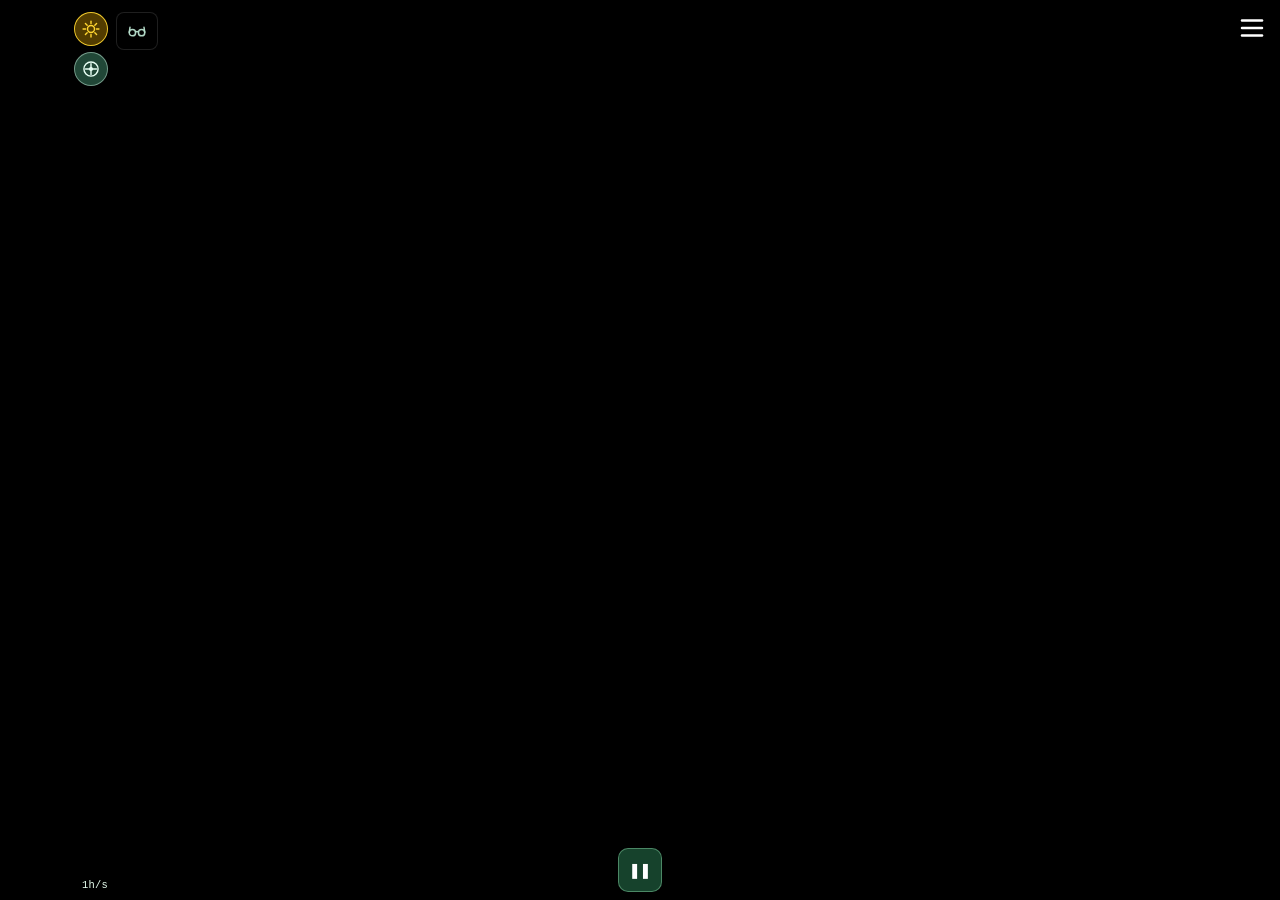
<file: index.html>
<!DOCTYPE html>
<html lang="en">
<head>
  <script>window.__BT_PROD__=true;window.__BT_SITE__={"pinnedExtension":"","extensionless":true,"accountMenu":true,"brand":{"name":"Blueturn","aboutTitle":"Blueturn","logo":"./brand/logo192.png","aboutSummary":null,"shareIntro":"Join me on Blueturn."}}</script>
  <link rel="manifest" href="manifest.json">
  <meta name="theme-color" content="#000000">
  <link rel="icon" href="brand/logo192.png" type="image/png">
  <link rel="icon" href="brand/favicon.ico" sizes="any"> 
  <meta name="mobile-web-app-capable" content="yes">
  <meta name="apple-mobile-web-app-capable" content="yes">
  <meta name="apple-mobile-web-app-status-bar-style" content="black">
  <link rel="apple-touch-icon" href="brand/logo192.png">
  <meta charset="UTF-8" />
  <meta name="viewport" content="width=device-width, initial-scale=1.0, maximum-scale=1.0, user-scalable=no">
  <title>Blueturn</title>
  <script type="importmap">
  {
    "imports": {
      "firebase/app": "https://www.gstatic.com/firebasejs/12.6.0/firebase-app.js",
      "firebase/auth": "https://www.gstatic.com/firebasejs/12.6.0/firebase-auth.js",
      "firebase/firestore": "https://www.gstatic.com/firebasejs/12.6.0/firebase-firestore.js",
      "firebase/messaging": "https://www.gstatic.com/firebasejs/12.6.0/firebase-messaging.js",
      "firebase/functions": "https://www.gstatic.com/firebasejs/12.6.0/firebase-functions.js",
      "exifr": "https://cdn.jsdelivr.net/npm/exifr/dist/full.esm.js",
      "tz-lookup": "https://cdn.jsdelivr.net/npm/tz-lookup@6.1.25/+esm",
      "satellite.js": "https://cdn.jsdelivr.net/npm/satellite.js@6.0.2/+esm",
      "hls.js": "https://cdn.jsdelivr.net/npm/hls.js@1.5.17/+esm",
      "holoplay-core": "https://cdn.jsdelivr.net/npm/holoplay-core@0.0.11/dist/holoplaycore.module.js"
    }
  }
  </script>
  <link rel="stylesheet" href="./bt/style.css">
  <link rel="stylesheet" href="./bt/split/split.css">
  <link rel="stylesheet" href="./bt/split/split_controls.css">
  <link rel="stylesheet" href="./bt/split/media_layout.css">
  <link rel="stylesheet" href="./bt/live_video/live_video.css">
  <link rel="stylesheet" href="./bt/timeline/timeline.css">
  <!-- Optional online-only scripts (analytics / sky-photos). Core app must not depend on these. -->
  <script async src="https://www.googletagmanager.com/gtag/js?id=G-V51HMX6F1Y"></script>
  <script src="https://accounts.google.com/gsi/client" async defer></script>
  <script>
    window.dataLayer = window.dataLayer || [];
    function gtag(){dataLayer.push(arguments);}
    {
      const GA_ID = 'G-V51HMX6F1Y'; // must match the gtag/js URL above
      // Super users (flag set by bt/analytics.js) are not counted.
      try { if (localStorage.getItem('bt_super_user') === '1') window['ga-disable-' + GA_ID] = true; } catch (e) {}
      gtag('js', new Date());
      gtag('config', GA_ID);
    }
  </script>
</head>
<body>
  <div id="topGL">
    <div id="epicEarth">
      <canvas id="glcanvas"></canvas>
    </div>
  </div>
<div id="topUI" class="chrome-autohide" data-bt-screen-chrome>
  <div id="oppositeTopChrome" class="opposite-top-chrome opposite-top-chrome--left">
    <div class="opposite-top-row">
      <div id="viewSideChrome" class="view-side-chrome view-side-chrome--left">
        <div class="view-side-chrome-captions">
          <div class="view-caption-select-row">
            <label class="view-caption-select-wrap">
              <select id="viewCaptionSelect" class="view-caption-title-select" aria-label="Position">
                <option value="dscovr">DSCOVR</option>
                <option value="l1">L1</option>
                <option value="geo">GEOSTAT</option>
                <option value="moon">MOON</option>
                <option value="map" hidden>MAP</option>
              </select>
            </label>
            <label class="view-caption-select-wrap view-caption-orient-wrap" id="earthUpSelectWrap" hidden>
              <select id="earthUpSelect" class="view-caption-title-select" aria-label="Orientation">
                <option value="j2000" selected>J2000</option>
                <option value="dscovr" id="earthUpDscovrOption">DSCOVR</option>
                <option value="ecliptic">Ecliptic</option>
                <option value="zenith" id="earthUpZenithOption" hidden>Zenith</option>
              </select>
            </label>
            <button
              type="button"
              id="nowGeoShortcutBtn"
              class="view-caption-shortcut"
              hidden
              aria-label="Switch to local geostationary view"
              title="Switch to local geostationary view"
            >LOCAL GEO</button>
            <button type="button" id="viewCaptionShow" class="view-caption-show">Show views info</button>
          </div>
          <div id="stereoRow" class="stereo-row">
            <div class="sun-view-stack">
              <button type="button" id="sunViewBtn" class="view-caption-shortcut sun-view-btn" aria-pressed="false" aria-label="Sun view" title="Sun view: the globe seen from the Sun"></button>
              <button type="button" id="centroidBtn" class="view-caption-shortcut centroid-btn" aria-pressed="true" aria-label="Centroid mode" title="Centroid mode"></button>
            </div>
            <button type="button" id="stereoBtn" class="view-caption-shortcut stereo-btn" aria-pressed="false" aria-label="Stereo" title="Stereo: two eyes side by side, hyperstereo from L1 or GEOSTAT"></button>
            <button type="button" id="lkgBtn" class="view-caption-shortcut lkg-btn" aria-pressed="false" aria-label="Looking Glass" title="Looking Glass: holographic display (needs HoloPlay Service running)" hidden></button>
            <div id="stereoControls" class="stereo-controls" hidden>
              <select id="lkgDisplay" class="lkg-display" aria-label="Hologram display" title="Looking Glass display to show the hologram on (key 3 switches to the next)" hidden></select>
              <button type="button" id="stereoEyesBtn" class="view-caption-shortcut" aria-label="Parallel" title="Parallel: left eye on the left. Cross-eyed: swapped."></button>
              <label class="stereo-iod stereo-depth" id="stereoDepthWrap" title="Depth: the middle is a round globe for this screen, left flatter, right deeper (double-click: the middle)" hidden>
                <input type="range" id="stereoDepth" min="-100" max="100" step="1" value="0" aria-label="Stereo depth" />
              </label>
            </div>
          </div>
          <div id="zoomViewCaption" class="view-caption" hidden>
            <div id="zoomViewCaptionBody" class="view-caption-body"></div>
            <div class="view-caption-bm-note">Showing Blue Marble data until NASA/EPIC data is loaded</div>
          </div>
          <div id="mapViewCaption" class="view-caption" hidden>
            <div id="mapViewCaptionBody" class="view-caption-body"></div>
            <div class="view-caption-bm-note">Showing Blue Marble data until NASA/EPIC data is loaded</div>
          </div>
          <div id="dscovrViewCaption" class="view-caption">
            <div class="view-caption-body">Most Real Whole-Earth view from NASA's DSCOVR satellite, which orbits around Lagrange point L1, ~1&nbsp;million miles away (1.5M&nbsp;km).<br>Hourly images from NASA's EPIC camera, with 3D interpolation between frames.<br>Data typically lags by a few days (see botom date label).</div>
            <div class="view-caption-body view-caption-orient" id="dscovrViewCaptionOrient"></div>
            <div class="view-caption-bm-note">Showing Blue Marble data until NASA/EPIC data is loaded</div>
          </div>
          <div id="l1ViewCaption" class="view-caption" hidden>
            <div class="view-caption-body">Exact Sun–Earth L1, on the line of the Sun (~1.5M&nbsp;km).<br>DSCOVR orbits around L1, so this recenters the subsolar point. NASA EPIC imagery — additional limbs are simulated.</div>
            <div class="view-caption-body view-caption-orient" id="l1ViewCaptionOrient"></div>
            <div class="view-caption-bm-note">Showing Blue Marble data until NASA/EPIC data is loaded</div>
          </div>
          <div id="moonViewCaption" class="view-caption" hidden>
            <div class="view-caption-body">Earth as seen from the Moon.<br>Phases are opposite: new Moon is full Earth, and vice versa.</div>
            <div class="view-caption-bm-note">Showing Blue Marble data until NASA/EPIC data is loaded</div>
          </div>
          <div id="geoViewCaption" class="view-caption" hidden>
            <div class="view-caption-body">Looking from ~36,000&nbsp;km above the equator.<br><span id="geoViewCaptionFrames">NASA DSCOVR/EPIC imagery — centroid times may be offset from the clock.</span><br>Night side, stars, and Sun are simulated.</div>
            <div class="view-caption-bm-note">Showing Blue Marble data until NASA/EPIC data is loaded</div>
          </div>
          <div id="analemmaModeViewNote" class="view-caption-body view-caption-analemma-mode" hidden>
            Analemma mode: play keeps the same hour and jumps a day at a time, so the Sun traces its yearly figure-eight.
          </div>
          <button type="button" id="viewCaptionToggle" class="view-caption-toggle">Hide this info</button>
        </div>
      </div>
      <div id="selection-time-text" class="time-bar-selection" hidden title="Leave this event"></div>
    </div>
  </div>
  <div id="playPauseFlash" class="play-pause-flash" hidden aria-hidden="true">
    <div id="playPauseFlashCluster" class="play-pause-flash-cluster">
      <span id="playPauseFlashIcon" class="play-pause-flash-icon"></span>
    </div>
  </div>
  <div id="appMenu" class="menu-corner-right">
    <div class="corner-control">
      <div class="menu-hamburger-row">
        <button id="menuButton" type="button" aria-label="Menu" aria-expanded="false" aria-haspopup="true">
          <img id="menuButtonIcon" src="./bt/images/icons/menu.svg" alt="" width="30" height="30"
               data-menu-icon="./bt/images/icons/menu.svg" />
        </button>
      </div>
    </div>
    <div id="menuPanel" class="menu-panel" hidden>
      <!-- Account (Sign in / Sign out) -->
      <button type="button" class="menu-item" id="menuAccount">
        <img src="./bt/images/icons/profile.svg" alt="" class="menu-item-icon" id="menuAccountIcon"
             data-default-icon="./bt/images/icons/profile.svg" />
        <span id="menuAccountLabel">Sign in</span>
      </button>
      <button type="button" class="menu-item" id="menuShare">
        <img src="./bt/images/icons/share.svg" alt="" class="menu-item-icon" />
        <span class="menu-item-label">Share</span>
      </button>
      <button type="button" class="menu-item" id="menuWallpaper">
        <img src="./bt/images/icons/wallpaper.svg" alt="" class="menu-item-icon" />
        <span>Set as Wallpaper</span>
      </button>
      <button type="button" class="menu-item" id="menuMapMode" hidden>
        <img src="./bt/images/icons/equirect_map.svg" alt="" class="menu-item-icon" id="menuMapModeIcon"
             data-globe="./bt/images/icons/round_earth.svg"
             data-map="./bt/images/icons/equirect_map.svg" />
        <span id="menuMapModeLabel">Map mode</span>
      </button>
      <button type="button" class="menu-item" id="menuSettings">
        <img src="./bt/images/icons/settings.svg" alt="" class="menu-item-icon" />
        <span>Settings</span>
      </button>
      <button type="button" class="menu-item" id="menuHelp">
        <img src="./bt/images/icons/help.svg" alt="" class="menu-item-icon" />
        <span>Help</span>
      </button>
      <button type="button" class="menu-item" id="menuAbout">
        <img src="./bt/images/icons/round_earth.svg" alt="" class="menu-item-icon" />
        <span>About</span>
      </button>
    </div>
  </div>
  <div id="settingsPanel" class="settings-panel" data-bt-screen-chrome hidden>
    <div class="settings-backdrop"></div>
    <div class="settings-dialog" role="dialog" aria-labelledby="settingsTitle" aria-modal="true">
      <button type="button" class="settings-close" id="settingsClose" aria-label="Close">&times;</button>
      <h2 id="settingsTitle" class="settings-title">Settings</h2>
      <label class="settings-field">
        <span class="settings-label">Menu position</span>
        <select id="settingsMenuCorner" class="settings-control">
          <option value="left">Left</option>
          <option value="right">Right</option>
        </select>
      </label>
      <label class="settings-field settings-field-checkbox">
        <input type="checkbox" id="settingsZoomCircle" class="settings-control" checked />
        <span>Zoom circle</span>
      </label>
      <label class="settings-field settings-field-checkbox">
        <input type="checkbox" id="settingsViewMenus" class="settings-control" />
        <span>View menus (instead of the Sun view button)</span>
      </label>
      <label class="settings-field settings-field-checkbox">
        <input type="checkbox" id="settingsStereoDepthSlider" class="settings-control" />
        <span>Stereo depth slider (otherwise a round globe for the screen)</span>
      </label>
      <label class="settings-field">
        <span class="settings-label">Orientation</span>
        <select id="settingsOrientation" class="settings-control">
          <option value="ecliptic">Ecliptic</option>
          <option value="j2000">J2000 (north up)</option>
          <option value="dscovr">DSCOVR (EPIC view; Ecliptic elsewhere)</option>
        </select>
      </label>
      <label class="settings-field settings-field-checkbox">
        <input type="checkbox" id="settingsDiskClip" class="settings-control" checked />
        <span>Earth disk clipping</span>
      </label>
      <label class="settings-field">
        <span class="settings-label">Day/night blend</span>
        <div class="settings-slider">
          <input type="range" id="settingsTerminatorWidth" class="settings-control" min="0.05" max="0.5" step="0.01" value="0.10" />
          <output id="settingsTerminatorWidthLabel" class="settings-slider-value" for="settingsTerminatorWidth">10%</output>
        </div>
      </label>
      <label class="settings-field">
        <span class="settings-label">City lights</span>
        <div class="settings-slider">
          <input type="range" id="settingsCityLightsGain" class="settings-control" min="0" max="1" step="0.01" value="0.12" />
          <output id="settingsCityLightsGainLabel" class="settings-slider-value" for="settingsCityLightsGain">12%</output>
        </div>
      </label>
      <label class="settings-field">
        <span class="settings-label">Cloud height</span>
        <div class="settings-slider">
          <input type="range" id="settingsCloudHeight" class="settings-control" min="0" max="50" step="1" value="5" />
          <output id="settingsCloudHeightLabel" class="settings-slider-value" for="settingsCloudHeight">5 km</output>
        </div>
      </label>
      <p class="settings-hint">Over Blue Marble with live clouds, how high the clouds sit above the ground: the higher, the farther their shadow falls from them. Real clouds are 1 to 10 km. 0 turns the cloud shadow off.</p>
      <div id="settingsLkg" hidden>
        <h3 class="settings-subtitle">Looking Glass hologram</h3>
        <label class="settings-field">
          <span class="settings-label">Depth</span>
          <div class="settings-slider">
            <input type="range" id="lkgDepth" class="settings-control" min="20" max="300" step="1" value="120" aria-label="Hologram depth" />
            <output id="lkgDepthLabel" class="settings-slider-value" for="lkgDepth">1.20</output>
          </div>
        </label>
        <label class="settings-field">
          <span class="settings-label">Focus</span>
          <div class="settings-slider">
            <input type="range" id="lkgFocus" class="settings-control" min="0" max="100" step="1" value="100" aria-label="Hologram focus" />
            <output id="lkgFocusLabel" class="settings-slider-value" for="lkgFocus">100%</output>
          </div>
        </label>
        <label class="settings-field">
          <span class="settings-label">Quality</span>
          <div class="settings-slider">
            <input type="range" id="lkgTile" class="settings-control" min="140" max="560" step="20" value="560" aria-label="Hologram quality" />
            <output id="lkgTileLabel" class="settings-slider-value" for="lkgTile">560 px</output>
          </div>
        </label>
        <p class="settings-hint">The depth is set for each display so the globe looks round, and the focus follows the mouse over the hologram (set it by hand and it stays until the mouse moves there again). Keys: 3 starts the hologram, and moves it to the next display when it is on (Esc leaves it), [ ] depth, , . focus, - = quality. C (or the clouds button beside the Looking Glass button) floats the clouds above the ground.</p>
      </div>
      <label class="settings-field settings-field-checkbox">
        <input type="checkbox" id="settingsElasticTilt" class="settings-control" checked />
        <span>Elastic GEO tilt</span>
      </label>
      <p class="settings-hint">Long-press the globe for GEOSTAT longitude. On: springs back when you release. Off: stay in GEOSTAT (Back / Escape returns to the view you came from). Desktop: hold Shift while dragging to park.</p>
      <label class="settings-field settings-field-checkbox" id="settingsTrueColorField">
        <input type="checkbox" id="settingsTrueColor" class="settings-control" />
        <span>True Color</span>
      </label>
      <p class="settings-hint">Only real NASA EPIC photographs of the Earth. Off: past the latest EPIC image and over EPIC gaps, Blue Marble with clouds built from EUMETSAT data, up to the real now.</p>
      <label class="settings-field settings-field-checkbox">
        <input type="checkbox" id="settingsAutoHideChrome" class="settings-control" checked />
        <span>Hide controls when idle (5s)</span>
      </label>
      <label class="settings-field settings-field-checkbox">
        <input type="checkbox" id="settingsPowerSaveRender" class="settings-control" />
        <span>Power save when idle</span>
      </label>
      <p class="settings-hint">While controls are hidden and playback is paused, redraw the globe about once per minute (about 30 fps otherwise).</p>
      <label class="settings-field settings-field-checkbox">
        <input type="checkbox" id="settingsShowCaptions" class="settings-control" checked />
        <span>Show view info</span>
      </label>
      <label class="settings-field settings-field-checkbox">
        <input type="checkbox" id="settingsShowSpeedHint" class="settings-control" checked />
        <span>Drag hints</span>
      </label>
      <label class="settings-field">
        <span class="settings-label">EPIC images source</span>
        <select id="settingsEpicSource" class="settings-control">
          <option value="nasa">NASA</option>
          <option value="nasa-proxy" selected>NASA (proxy)</option>
          <option value="bt-s3">BT-S3</option>
          <option value="bt-cdn">BT-CDN</option>
        </select>
      </label>
      <label class="settings-field">
        <span class="settings-label">Paused image format</span>
        <select id="settingsImgFormat" class="settings-control">
          <option value="jpg">JPG</option>
          <option value="png" selected>PNG</option>
        </select>
      </label>
      <label class="settings-field">
        <span class="settings-label">Scrub deceleration</span>
        <div class="settings-slider">
          <input type="range" id="settingsDeceleration" class="settings-control" min="0.02" max="1" step="0.01" value="0.10" />
          <output id="settingsDecelerationLabel" class="settings-slider-value" for="settingsDeceleration">0.10</output>
        </div>
      </label>
      <p class="settings-hint">After you release a paused time-scrub, Earth keeps turning and slows until it snaps to an EPIC frame. Higher values stop sooner.</p>
      <div class="settings-field">
        <button type="button" id="settingsClearCache" class="settings-action">Clear cache</button>
      </div>
    </div>
  </div>
  <div id="helpPanel" class="about-panel help-panel" data-bt-screen-chrome hidden>
    <div class="about-backdrop"></div>
    <div class="about-dialog help-dialog" role="dialog" aria-labelledby="helpTitle" aria-modal="true">
      <button type="button" class="about-close" id="helpClose" aria-label="Close">&times;</button>
      <h2 id="helpTitle" class="settings-title">Help</h2>
      <div id="helpBody" class="help-body"></div>
    </div>
  </div>
  <div id="aboutPanel" class="about-panel" data-bt-screen-chrome hidden>
    <div class="about-backdrop"></div>
    <div class="about-dialog" role="dialog" aria-labelledby="aboutTitle" aria-modal="true">
      <button type="button" class="about-close" id="aboutClose" aria-label="Close">&times;</button>
      <div class="about-brand">
        <img src="./brand/logo192.png" alt="" class="about-pe-logo" width="64" height="64" />
        <h1 id="aboutTitle">Blueturn</h1>
      </div>
      <p class="about-version"></p>
      <div class="about-summary">
        <p>Interactive 3D Earth visualization using NASA's EPIC imagery from DSCOVR satellite hovering at Lagrange point L1.</p>
        <p id="aboutSummaryLine2"></p>
        <p>Created using HTML5, Javascript, WebGL and open NASA EPIC data.</p>
        <p id="aboutSourcesLine">Imagery: NASA/NOAA DSCOVR:EPIC. Where EPIC is missing or late, clouds come from EUMETSAT geostationary imagery (with @MattEason's processing).</p>
        <p>To learn more about how it works, read the <a href="https://epic.projector.earth/whitepaper/" id="aboutWhitepaperLink" target="_blank" rel="noopener noreferrer">Whitepaper</a>.
        </p>
      </div>
      <div class="about-links">
        <a href="https://projector.earth" id="aboutPeLink" class="about-link" target="_blank" rel="noopener noreferrer">
          <img src="./bt/images/logos/LogoPE512.png" alt="projector.earth" />
        </a>
        <a href="https://epic.gsfc.nasa.gov/" id="aboutNasaLink" class="about-link" target="_blank" rel="noopener noreferrer">
          <img src="./bt/images/logos/NASA_logo.png" alt="NASA EPIC" />
        </a>
        <a href="https://www.eumetsat.int/" id="aboutEumetsatLink" class="about-link" target="_blank" rel="noopener noreferrer">
          <img src="./bt/images/logos/EUMETSAT_logo.png" alt="EUMETSAT" />
        </a>
        <a href="https://blueturn.earth" id="aboutBtLink" class="about-link" target="_blank" rel="noopener noreferrer">
          <img src="./bt/images/logos/LogoBTV1024BT.png" alt="Blueturn" />
        </a>
      </div>
      <p class="about-contact">
        <a href="mailto:info@projector.earth" id="aboutContactLink">info@projector.earth</a>
        &middot; <a href="./privacy/" id="aboutPrivacyLink" target="_blank" rel="noopener noreferrer">Privacy</a>
        &middot; <a href="https://epic.projector.earth/terms/" id="aboutTermsLink" target="_blank" rel="noopener noreferrer">Terms</a>
      </p>
    </div>
  </div>
  <div id="wallpaperPanel" class="about-panel wallpaper-panel" data-bt-screen-chrome hidden>
    <div class="about-backdrop"></div>
    <div class="about-dialog wallpaper-dialog" role="dialog" aria-labelledby="wallpaperTitle" aria-modal="true">
      <button type="button" class="about-close" id="wallpaperClose" aria-label="Close">&times;</button>
      <h2 id="wallpaperTitle" class="settings-title">Set as Wallpaper</h2>
      <div id="wallpaperBody" class="wallpaper-body"></div>
      <div class="wallpaper-url-row">
        <code id="wallpaperUrlText" class="wallpaper-url-text"></code>
        <div class="wallpaper-url-actions">
          <button type="button" class="settings-action" id="wallpaperCopyBtn">Copy</button>
          <a class="settings-action" id="wallpaperOpenLink" href="https://epic.projector.earth?mode=wallpaper&amp;view=geostat_local" target="_blank" rel="noopener noreferrer">Open</a>
        </div>
      </div>
      <p id="wallpaperCopyStatus" class="wallpaper-copy-status" hidden>Copied</p>
      <details class="wallpaper-other">
        <summary>Other platforms</summary>
        <div id="wallpaperOtherBody" class="wallpaper-other-body"></div>
      </details>
    </div>
  </div>
  <div id="sharePanel" class="about-panel share-panel" data-bt-screen-chrome hidden>
    <div class="about-backdrop"></div>
    <div class="about-dialog share-dialog" role="dialog" aria-labelledby="shareTitle" aria-modal="true">
      <button type="button" class="about-close" id="shareClose" aria-label="Close">&times;</button>
      <h2 id="shareTitle" class="settings-title">Share</h2>
      <section class="share-section" id="shareMedia">
        <h3 class="share-label">Image</h3>
        <div class="share-media-stage">
          <img id="shareImage" class="share-media" alt="Image that will be shared" hidden>
          <video id="shareVideo" class="share-media" controls playsinline muted hidden></video>
          <button type="button" class="share-play" id="shareMoviePlay" aria-label="Play the movie so far" hidden>&#9654;</button>
        </div>
        <button type="button" class="settings-action share-make-movie" id="shareMovieToggle" aria-pressed="false" hidden>Make a movie</button>
        <p id="shareNoMedia" class="share-note" hidden>No image will be attached.</p>
        <p id="shareMediaNote" class="share-note" hidden></p>
      </section>
      <div class="share-movie" id="shareMovieSection" hidden>
        <section class="movie-clip-row" id="movieClipNewRow">
          <h3 class="movie-clip-row-title">Movie</h3>
          <dl class="movie-clip-props" id="movieClipNewProps">
            <dt>Date</dt>
            <dd class="movie-clip-range-cell">
              <input type="date" id="movieClipDate" aria-label="Date">
            </dd>
            <dt>Time</dt>
            <dd class="movie-clip-range-cell">
              <span id="movieClipTimeCell">
                <input type="time" id="movieClipTime" step="1" aria-label="Time">
                <span class="movie-clip-utc">UTC</span>
              </span>
            </dd>
            <dt>Speed</dt>
            <dd class="movie-clip-range-cell">
              <select id="movieClipSpeed" aria-label="Speed"></select>
            </dd>
            <dt>Range</dt>
            <dd class="movie-clip-range-cell">
              <select id="movieClipRange" aria-label="Range">
                <option value="current">Current Cycle</option>
                <option value="last">Last Cycle</option>
                <option value="next">Next Cycle</option>
                <option value="till_last">Till Last Available</option>
              </select>
            </dd>
            <dt>Position</dt>
            <dd class="movie-clip-range-cell">
              <select id="movieClipViewPos" aria-label="Position"></select>
            </dd>
            <dt>Orientation</dt>
            <dd class="movie-clip-range-cell">
              <select id="movieClipOrient" aria-label="Orientation"></select>
            </dd>
            <dt>Extension</dt>
            <dd class="movie-clip-range-cell">
              <select id="movieClipExtension" aria-label="Extension"></select>
            </dd>
          </dl>
          <p class="movie-clip-estimate" id="movieClipNewEstimate"></p>
          <p class="movie-clip-error" id="movieClipNewError" hidden></p>
          <label class="movie-clip-notify" id="movieClipWatermarkRow" hidden>
            <input type="checkbox" id="movieClipNoWatermark">
            Remove watermark
          </label>
          <label class="movie-clip-notify" id="movieClipTitleRow" hidden>
            <input type="checkbox" id="movieClipNoTitle">
            Remove title
          </label>
          <label class="movie-clip-notify" id="movieClipNotifyRow">
            <input type="checkbox" id="movieClipNotify">
            Notify me when the movie is ready
          </label>
          <div class="movie-clip-actions">
            <button type="button" class="settings-action movie-clip-start" id="movieClipStart">Start</button>
          </div>
        </section>
        <section class="movie-clip-row" id="movieClipLastRow" hidden>
          <h3 class="movie-clip-row-title">Ready</h3>
          <dl class="movie-clip-props" id="movieClipLastProps"></dl>
          <div class="movie-clip-actions">
            <button type="button" class="settings-action" id="movieClipDownload">Download</button>
            <button type="button" class="settings-action" id="movieClipReadyNew">New</button>
            <button type="button" class="settings-action" id="movieClipReadyDrop">Drop</button>
          </div>
        </section>
        <section class="movie-clip-row" id="movieClipBakingRow" hidden>
          <h3 class="movie-clip-row-title">Baking</h3>
          <dl class="movie-clip-props" id="movieClipBakingProps"></dl>
          <div class="movie-clip-bake-track" id="movieClipBakingBar" aria-hidden="true">
            <span class="movie-clip-bake-fill"></span>
          </div>
          <dl class="movie-clip-props movie-clip-progress-props" id="movieClipBakingProgress"></dl>
          <div class="movie-clip-actions">
            <button type="button" class="settings-action" id="movieClipDownloadSoFar">Download</button>
            <button type="button" class="settings-action" id="movieClipCancel">Cancel</button>
          </div>
        </section>
        <section class="movie-clip-row" id="movieClipConfirmRow" hidden>
          <h3 class="movie-clip-row-title" id="movieClipConfirmTitle">Confirm</h3>
          <p class="movie-clip-estimate" id="movieClipConfirmText"></p>
          <div class="movie-clip-actions">
            <button type="button" class="settings-action movie-clip-start" id="movieClipConfirmOk">OK</button>
            <button type="button" class="settings-action" id="movieClipConfirmBack">Back</button>
          </div>
        </section>
      </div>
      <section class="share-section">
        <label class="share-label" for="shareText">Text</label>
        <textarea id="shareText" class="share-text" rows="6" spellcheck="true"></textarea>
      </section>
      <section class="share-section" id="shareLinkSection">
        <label class="share-label" for="shareCampaign">Analytics campaign (utm_campaign)</label>
        <input type="text" id="shareCampaign" class="share-campaign" maxlength="60" placeholder="none" autocomplete="off" autocapitalize="off" spellcheck="false">
        <h3 class="share-label">Link</h3>
        <div class="share-link-row">
          <code id="shareLinkText" class="share-link-text"></code>
          <button type="button" class="settings-action" id="shareCopyLink">Copy link</button>
        </div>
      </section>
      <div class="share-actions">
        <button type="button" class="settings-action share-send" id="shareSend">Share</button>
        <button type="button" class="settings-action" id="shareCopyAll">Copy text + link</button>
      </div>
      <p id="shareSendStatus" class="share-send-status" role="status" hidden></p>
      <p id="shareCopyStatus" class="wallpaper-copy-status" hidden>Copied</p>
    </div>
  </div>
  <input type="date" id="date-picker" class="time-corner-left">
  <div id="epicTimeline" class="epic-timeline epic-timeline--horizontal epic-timeline--pending" data-bt-chrome-block aria-label="EPIC timeline">
    <canvas class="epic-timeline-canvas"></canvas>
    <div id="timelineChrome" class="timeline-chrome">
      <div class="timeline-chrome-inner">
        <div class="timeline-chrome-bottom-stack">
          <div class="timeline-chrome-controls-row">
            <div class="timeline-chrome-transport">
              <div class="timeline-chrome-speed-wrap time-bar-speed-wrap">
                <button type="button" id="timeBarSpeed" class="time-bar-speed" aria-haspopup="listbox" aria-expanded="false" aria-controls="speedPresetMenu" title="Time speed — tap to choose, or drag up/down">1h/s (x3600)</button>
                <div id="speedPresetMenu" class="speed-preset-menu" data-bt-screen-chrome hidden role="listbox" aria-label="Time speed"></div>
              </div>
              <div class="timeline-chrome-play-row">
                <div class="play-stack">
                  <div id="loading-text">Loading...</div>
                  <button type="button" id="playToggleBtn" class="play-toggle-btn" aria-pressed="true" title="Pause" aria-label="Pause">
                    <span class="play-toggle-icon" aria-hidden="true">❚❚</span>
                  </button>
                </div>
              </div>
            </div>
            <div class="timeline-chrome-date-wrap">
              <div id="current-time-text" class="time-bar-date" title="Jump to date"></div>
              <div id="analemmaCaption" class="analemma-caption timeline-analemma-caption" hidden>
                <div id="analemmaPreloadLine" class="analemma-caption-preload" hidden></div>
                <div id="analemmaTitleLine" class="analemma-caption-title">Analemma</div>
                <div id="analemmaPastLine" class="analemma-caption-past">(Same hour every day)</div>
                <div id="analemmaSinceLine" class="analemma-caption-since">Since 2026/08/16</div>
              </div>
            </div>
            <button type="button" id="goLiveBtn" class="go-live-btn" title="Go live: now, in real time" aria-label="Go live" hidden><span class="go-live-icon" aria-hidden="true"></span></button>
          </div>
        </div>
      </div>
    </div>
  </div>
</div>
  <div id="dragHintStack" class="drag-hint-stack">
    <div id="speedDragToast" class="speed-drag-toast is-hint" hidden aria-live="polite" title="Drag hints">
      <div class="speed-drag-toast-lines">
        <div class="speed-drag-toast-main">
          <span class="speed-drag-arrows" aria-hidden="true">
            <span class="speed-drag-arrow up">▲</span>
            <span class="speed-drag-arrow down">▼</span>
          </span>
          <span id="speedDragToastLabel" class="speed-drag-label">Drag up/down to change speed</span>
        </div>
        <div class="speed-drag-toast-main">
          <span class="speed-drag-arrows speed-drag-arrows-hint-x" aria-hidden="true">
            <span class="speed-drag-arrow left">◀</span>
            <span class="speed-drag-arrow right">▶</span>
          </span>
          <span id="speedDragToastLabelX" class="speed-drag-label">Drag left/right to scrub time</span>
        </div>
      </div>
      <button type="button" id="speedDragToastHide" class="speed-drag-toast-hide">hide</button>
    </div>
  </div>
  <div id="speedDragValueToast" class="speed-drag-value-toast" hidden aria-live="polite">
    <span id="speedDragValueTitle" class="speed-drag-value-title"></span>
    <span class="speed-drag-value-row">
      <span class="speed-drag-arrows speed-drag-arrows-y" aria-hidden="true">
        <span class="speed-drag-arrow up">▲</span>
        <span class="speed-drag-arrow down">▼</span>
      </span>
      <span class="speed-drag-arrows speed-drag-arrows-x" aria-hidden="true" hidden>
        <span class="speed-drag-arrow left">◀</span>
        <span class="speed-drag-arrow right">▶</span>
      </span>
      <span id="speedDragValueLabel" class="speed-drag-value-label"></span>
    </span>
  </div>
  <script src="./bt/vendor/gl-matrix-min.js"></script>
  <script type="module">
    // The version first: the bundle and the dev modules read it from the global it sets.
    await import('./bt/version.js');
    if (window.__BT_PROD__) {
      await new Promise((resolve, reject) => {
        const s = document.createElement('script');
        s.src = './bt.js';
        s.onload = resolve;
        s.onerror = reject;
        document.head.appendChild(s);
      });
    } else {
      await import('./entry.js');
    }
  </script>
</body>
</html>
</file>
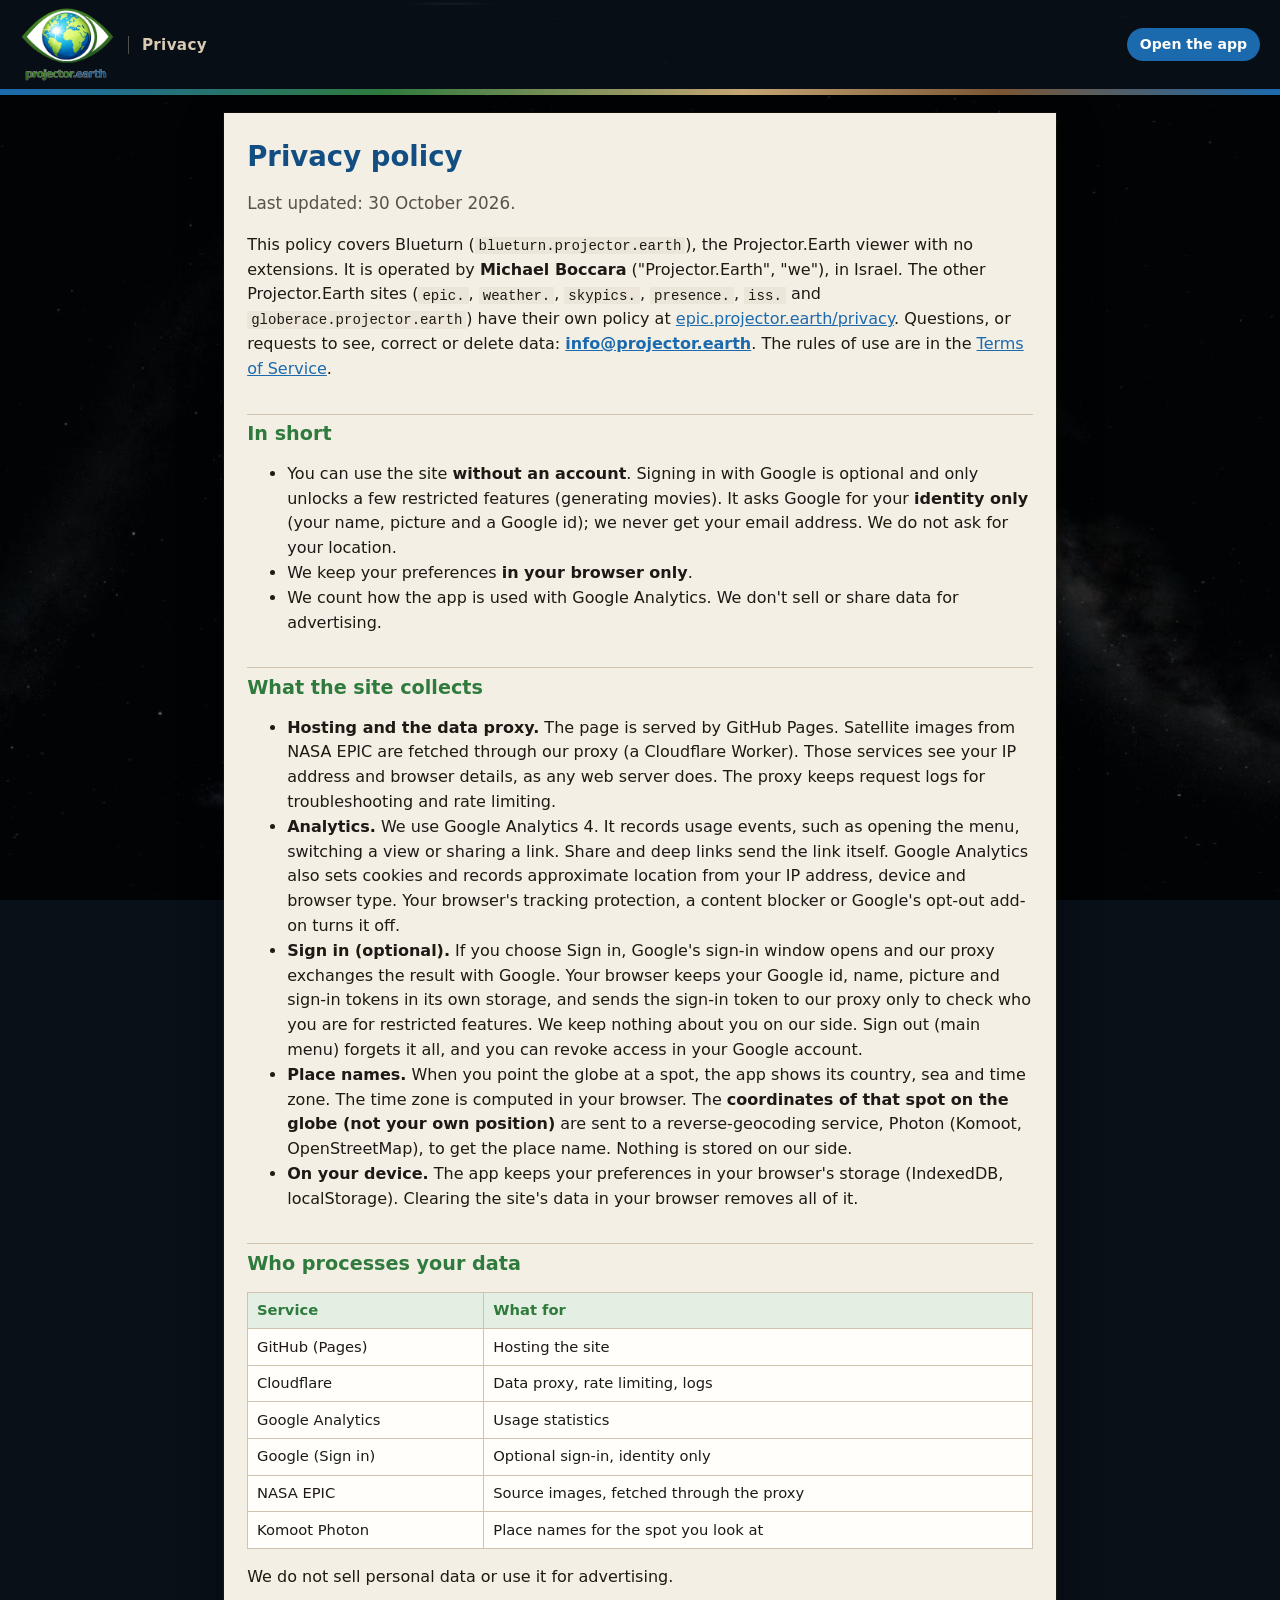
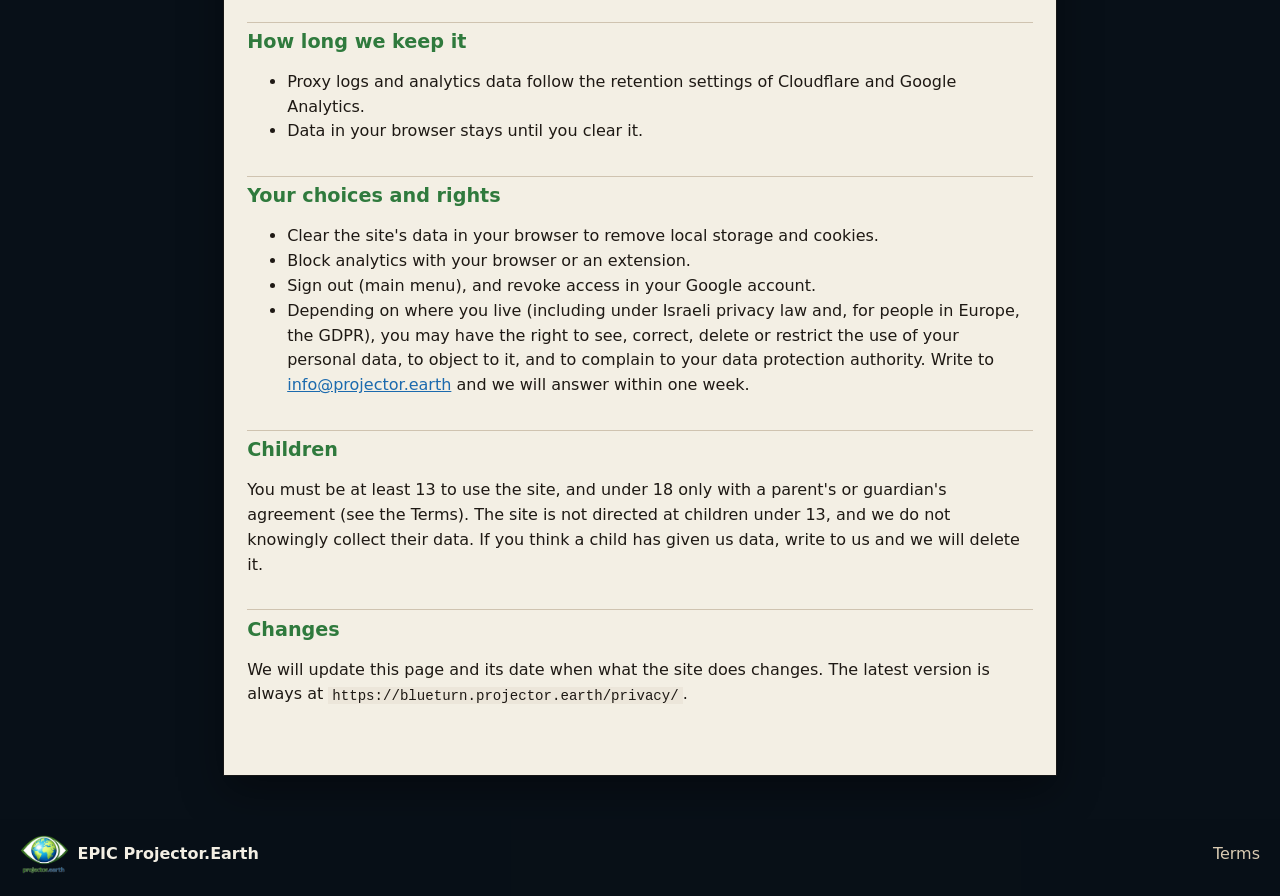
<file: privacy/index.html>
<!DOCTYPE html>
<html lang="en">
<head>
  <meta charset="utf-8" />
  <meta name="viewport" content="width=device-width, initial-scale=1" />
  <meta name="theme-color" content="#134e82" />
  <title>Privacy policy — Projector.Earth</title>
  <link rel="icon" href="favicon.png" />
  <link rel="stylesheet" href="style.css" />
</head>
<body>
  <div class="space-bg" aria-hidden="true"></div>
  <div class="site-chrome">
    <header class="site-header">
      <a class="brand" href="./">
        <img class="brand-logo" src="logo.png" alt="Projector.Earth" width="488" height="385" />
        <span class="brand-kind">Privacy</span>
      </a>
      <nav></nav>
      <a class="open-app" href="https://epic.projector.earth">Open the app</a>
    </header>
    <div class="earth-band" aria-hidden="true"></div>
  </div>
  <div class="page-shell">
    <main class="guide"><h1 id="privacy-policy">Privacy policy</h1>
<p>Last updated: 30 October 2026.</p>
<p>This policy covers Blueturn (<code>blueturn.projector.earth</code>), the Projector.Earth viewer with no extensions. It is operated by <strong>Michael Boccara</strong> (&quot;Projector.Earth&quot;, &quot;we&quot;), in Israel. The other Projector.Earth sites (<code>epic.</code>, <code>weather.</code>, <code>skypics.</code>, <code>presence.</code>, <code>iss.</code> and <code>globerace.projector.earth</code>) have their own policy at <a href="https://epic.projector.earth/privacy/">epic.projector.earth/privacy</a>. Questions, or requests to see, correct or delete data: <strong><a href="mailto:info@projector.earth">info@projector.earth</a></strong>. The rules of use are in the <a href="https://epic.projector.earth/terms/">Terms of Service</a>.</p>
<h2 id="in-short">In short</h2>
<ul>
<li>You can use the site <strong>without an account</strong>. Signing in with Google is optional and only unlocks a few restricted features (generating movies). It asks Google for your <strong>identity only</strong> (your name, picture and a Google id); we never get your email address. We do not ask for your location.</li>
<li>We keep your preferences <strong>in your browser only</strong>.</li>
<li>We count how the app is used with Google Analytics. We don&#39;t sell or share data for advertising.</li>
</ul>
<h2 id="what-the-site-collects">What the site collects</h2>
<ul>
<li><strong>Hosting and the data proxy.</strong> The page is served by GitHub Pages. Satellite images from NASA EPIC are fetched through our proxy (a Cloudflare Worker). Those services see your IP address and browser details, as any web server does. The proxy keeps request logs for troubleshooting and rate limiting.</li>
<li><strong>Analytics.</strong> We use Google Analytics 4. It records usage events, such as opening the menu, switching a view or sharing a link. Share and deep links send the link itself. Google Analytics also sets cookies and records approximate location from your IP address, device and browser type. Your browser&#39;s tracking protection, a content blocker or Google&#39;s opt-out add-on turns it off.</li>
<li><strong>Sign in (optional).</strong> If you choose Sign in, Google&#39;s sign-in window opens and our proxy exchanges the result with Google. Your browser keeps your Google id, name, picture and sign-in tokens in its own storage, and sends the sign-in token to our proxy only to check who you are for restricted features. We keep nothing about you on our side. Sign out (main menu) forgets it all, and you can revoke access in your Google account.</li>
<li><strong>Place names.</strong> When you point the globe at a spot, the app shows its country, sea and time zone. The time zone is computed in your browser. The <strong>coordinates of that spot on the globe (not your own position)</strong> are sent to a reverse-geocoding service, Photon (Komoot, OpenStreetMap), to get the place name. Nothing is stored on our side.</li>
<li><strong>On your device.</strong> The app keeps your preferences in your browser&#39;s storage (IndexedDB, localStorage). Clearing the site&#39;s data in your browser removes all of it.</li>
</ul>
<h2 id="who-processes-your-data">Who processes your data</h2>
<table>
<thead>
<tr>
<th>Service</th>
<th>What for</th>
</tr>
</thead>
<tbody><tr>
<td>GitHub (Pages)</td>
<td>Hosting the site</td>
</tr>
<tr>
<td>Cloudflare</td>
<td>Data proxy, rate limiting, logs</td>
</tr>
<tr>
<td>Google Analytics</td>
<td>Usage statistics</td>
</tr>
<tr>
<td>Google (Sign in)</td>
<td>Optional sign-in, identity only</td>
</tr>
<tr>
<td>NASA EPIC</td>
<td>Source images, fetched through the proxy</td>
</tr>
<tr>
<td>Komoot Photon</td>
<td>Place names for the spot you look at</td>
</tr>
</tbody></table>
<p>We do not sell personal data or use it for advertising.</p>
<h2 id="how-long-we-keep-it">How long we keep it</h2>
<ul>
<li>Proxy logs and analytics data follow the retention settings of Cloudflare and Google Analytics.</li>
<li>Data in your browser stays until you clear it.</li>
</ul>
<h2 id="your-choices-and-rights">Your choices and rights</h2>
<ul>
<li>Clear the site&#39;s data in your browser to remove local storage and cookies.</li>
<li>Block analytics with your browser or an extension.</li>
<li>Sign out (main menu), and revoke access in your Google account.</li>
<li>Depending on where you live (including under Israeli privacy law and, for people in Europe, the GDPR), you may have the right to see, correct, delete or restrict the use of your personal data, to object to it, and to complain to your data protection authority. Write to <a href="mailto:info@projector.earth">info@projector.earth</a> and we will answer within one week.</li>
</ul>
<h2 id="children">Children</h2>
<p>You must be at least 13 to use the site, and under 18 only with a parent&#39;s or guardian&#39;s agreement (see the Terms). The site is not directed at children under 13, and we do not knowingly collect their data. If you think a child has given us data, write to us and we will delete it.</p>
<h2 id="changes">Changes</h2>
<p>We will update this page and its date when what the site does changes. The latest version is always at <code>https://blueturn.projector.earth/privacy/</code>.</p>
</main>
  </div>
  <footer class="site-footer">
    <a class="footer-brand" href="https://epic.projector.earth">
      <img class="footer-logo" src="logo.png" alt="" width="488" height="385" />
      <span>EPIC Projector.Earth</span>
    </a>
    <nav class="footer-nav"><a href="https://epic.projector.earth/terms/">Terms</a></nav>
  </footer>
</body>
</html>
</file>
<file: bt/style.css>
body, html {
    margin: 0;
    padding: 0;
    height: 100%;
    width: 100%;
    overflow: hidden;
    touch-action: none;
    background-color:black;
}

html, body, canvas {
  touch-action: none;
  overscroll-behavior: contain;
  user-select: none;
  -webkit-user-drag: none;
  -webkit-touch-callout: none;
}

/* Top overlay stack (low → high): view chrome, filter, event fiche, menu corner, drag toast; menu panel when open */
:root {
  --z-overlay-view-chrome: 10;
  --z-overlay-filter: 15;
  --z-overlay-event-fiche: 19;
  --z-overlay-menu-corner: 23;
  --z-overlay-menu-panel: 200;
  --z-overlay-play-flash: 450;
  --z-overlay-drag-toast: 500;
  /* HTML outline via 8-way + 2px shadow only. Do not use -webkit-text-stroke:
     Samsung Internet ignores the stroke color and paints currentColor (often white). */
  --toast-pale-green: #c5e6d4;
  --toast-pale-red: #e8c4c4;
  --bottom-scroller-clearance: 80px;
  --timeline-height: 0px;
  --timeline-width: 172px;
  --timeline-top-inset: 8px;
  /* 1 = normal; <1 shrinks overlay chrome in small iframes (see bt/ui_scale.js). */
  --bt-ui-scale: 1;
  --chrome-text-halo:
    -1px -1px 0 #000000,
     1px -1px 0 #000000,
    -1px  1px 0 #000000,
     1px  1px 0 #000000,
    -1px 0 0 #000000,
     1px 0 0 #000000,
     0 -1px 0 #000000,
     0 1px 0 #000000,
    -2px 0 0 #000000,
     2px 0 0 #000000,
     0 -2px 0 #000000,
     0 2px 0 #000000;
}

#loading-text,
.time-bar-speed,
.time-bar-analemma-mode,
.speed-preset-option,
.time-bar-date,
.view-caption-show,
.view-caption-title-select,
.view-caption,
.view-caption-toggle {
  -webkit-text-stroke: 0;
  -webkit-text-fill-color: currentColor;
}

#glcanvas {
    display: block;
    width: 100%;
    height: 100%;
    pointer-events: auto;
}

/*
 * Shrink overlay chrome in compact embeds. Earth/GL stays full-bleed (no zoom).
 * Timeline strip sizes stay in CSS px; zoom scales paint + layout together.
 * Drag scrollers are omitted — they already size from measured (post-zoom) menu metrics.
 */
#appMenu,
#oppositeTopChrome,
#date-picker,
#dragHintStack,
#speedDragValueToast,
#playPauseFlash,
#weatherFilter,
[data-bt-chrome-row] {
  zoom: var(--bt-ui-scale, 1);
}

#epicEarth {
    position: absolute;
    inset: 0;
    width: 100%;
    height: 100%;
}

#timeBar {
    display: none;
}

#loading-text {
    color: darkgoldenrod;
    font-size: calc(14px * var(--bt-ui-scale, 1));
    font-family: Consolas, "Liberation Mono", "Courier New", monospace;
    line-height: 1.2;
    min-height: 1.2em;
    pointer-events: none;
    white-space: nowrap;
    text-shadow: var(--chrome-text-halo);
}

#loading-text:empty {
    display: none;
}

/* Top row opposite the hamburger: view menu (←/→ under it) → selection label. */
.opposite-top-chrome {
    position: fixed;
    /* + the shift onto the hamburger's line (ui.js alignViewMenusWithHamburger). */
    top: calc(6px + var(--opposite-top-shift, 0px));
    z-index: var(--z-overlay-view-chrome);
    pointer-events: none;
    box-sizing: border-box;
}

/* Shut timeline drawer: the strip is out, and the inset it publishes only keeps the bottom row clear of the drawer's button. The
   top rows (this one, the ISS buttons) have nothing there: flush with the screen's edge. */
body.timeline-closed .opposite-top-chrome {
    --timeline-interior-inset: 0px;
}

/* Landscape: the vertical timeline (z 18, full height) lies under the view
   menu's corner; keep the menu's controls on top (below the event fiche). */
body.timeline-vertical .opposite-top-chrome {
    z-index: var(--z-overlay-event-fiche);
}

/* Portrait: flush opposite the menu; extend to the hamburger corner. */
body.timeline-horizontal .opposite-top-chrome--left,
body:not(.timeline-vertical):not(.timeline-horizontal) .opposite-top-chrome--left {
    left: 8px;
    /* Clear of the hamburger and the ←/→ beside it (--menu-row-edge, ui.js), which the corner's size misses while they show. */
    right: max(var(--menu-corner-size, 56px), calc(var(--menu-row-edge, 0px) + 8px));
    width: auto;
    max-width: none;
}

body.timeline-horizontal .opposite-top-chrome--right,
body:not(.timeline-vertical):not(.timeline-horizontal) .opposite-top-chrome--right {
    left: max(var(--menu-corner-size, 56px), calc(var(--menu-row-edge, 0px) + 8px));
    right: 8px;
    width: auto;
    max-width: none;
}

/*
 * Landscape: ←/→ sit on the timeline’s interior edge; row grows toward the menu.
 * --timeline-interior-inset is the CSS px from that screen edge to the strip interior.
 */
body.timeline-vertical .opposite-top-chrome--left {
    /* Zoomed (--bt-ui-scale): undo it on the screen-px inset; +8px lines up
       with the play button (timeline.css bottom stack). */
    left: calc(var(--timeline-interior-inset, 172px) / var(--bt-ui-scale, 1) + 8px);
    right: auto;
    width: calc(100% - var(--timeline-interior-inset, 172px) / var(--bt-ui-scale, 1) - 8px - max(5.5rem, calc(var(--menu-row-edge, 0px) + 8px)));
    max-width: none;
}

body.timeline-vertical .opposite-top-chrome--right {
    left: auto;
    right: calc(var(--timeline-interior-inset, 172px) / var(--bt-ui-scale, 1) + 8px);
    width: calc(100% - var(--timeline-interior-inset, 172px) / var(--bt-ui-scale, 1) - 8px - max(5.5rem, calc(var(--menu-row-edge, 0px) + 8px)));
    max-width: none;
}

.opposite-top-row {
    display: flex;
    flex-direction: row;
    align-items: flex-start;
    gap: 8px;
    min-width: 0;
    width: 100%;
    max-width: 100%;
    pointer-events: none;
}

.opposite-top-chrome--left .opposite-top-row {
    flex-direction: row;
    justify-content: flex-start;
}

/* Exterior (nav) at the right edge; then view; then selection toward the interior. */
.opposite-top-chrome--right .opposite-top-row {
    flex-direction: row-reverse;
    justify-content: flex-start;
}

.opposite-top-row > .selection-nav {
    flex: 0 0 auto;
    pointer-events: auto;
    /* Level with the Position/Orientation selects. */
    margin-top: 1px;
    order: 0;
}

.opposite-top-row > #viewSideChrome {
    flex: 0 1 auto;
    min-width: 0;
    order: 1;
}

.opposite-top-row > #selection-time-text {
    flex: 1 1 auto;
    min-width: 0;
    order: 2;
    /* Select padding so the first line lines up with the menus. */
    padding-top: 8px;
}

/* Own line under the view menus (selection_history.js), screen wide: from
   the screen edge (or the vertical timeline's interior edge) to the other
   edge. Negative margin: it doesn't widen the view menus' column. */
.view-side-chrome-captions > #selection-time-text {
    --selection-line-width: calc(100vw - 16px);
    width: var(--selection-line-width);
    max-width: none;
    margin: 6px calc(-1 * var(--selection-line-width)) 0 0;
    /* Text in line with the Position menu's (its border + padding). */
    padding: 0 12px;
    align-self: flex-start;
}

.view-side-chrome--right .view-side-chrome-captions > #selection-time-text {
    margin: 6px 0 0 calc(-1 * var(--selection-line-width));
    align-self: flex-end;
}

body.timeline-vertical .view-side-chrome-captions > #selection-time-text {
    --selection-line-width: calc(100vw - var(--timeline-interior-inset, 172px) / var(--bt-ui-scale, 1) - 16px);
}

#selection-time-text {
    box-sizing: border-box;
    color: #ffe7c2;
    font-size: clamp(12px, 3.2vmin, 16.8px);
    font-family: Consolas, "Liberation Mono", "Courier New", monospace;
    font-size-adjust: 0.5;
    line-height: 1.2;
    white-space: normal;
    overflow-wrap: break-word;
    min-width: 0;
    max-width: none;
    cursor: pointer;
    padding: 0;
    text-shadow: var(--chrome-text-halo);
    position: relative;
    z-index: 3;
    pointer-events: auto;
}

.opposite-top-chrome--left #selection-time-text {
    text-align: left;
}

.opposite-top-chrome--right #selection-time-text {
    text-align: right;
}

#selection-time-text[hidden] {
    display: none !important;
}

/* A view menu is open (ui.js setOpenViewMenu): its list goes over this line. */
body.view-menu-open #selection-time-text {
    visibility: hidden;
}

#selection-time-text:hover,
#selection-time-text:focus-visible {
    color: #fff4dc;
}

#current-time-text {
    align-self: stretch;
    width: 100%;
    box-sizing: border-box;
    overflow: hidden;
}

.play-stack {
    position: relative;
    display: flex;
    align-items: center;
    justify-content: center;
    /* The play button and the Go Live button, side by side while a time window plays under the live lock. */
    gap: 8px;
}

.play-toggle-btn {
    all: unset;
    box-sizing: border-box;
    display: flex;
    align-items: center;
    justify-content: center;
    width: 44px;
    height: 44px;
    border-radius: 10px;
    cursor: pointer;
    pointer-events: auto;
    /* Long-press opens the speed menu: no text selection / callout. */
    user-select: none;
    -webkit-user-select: none;
    -webkit-touch-callout: none;
    touch-action: manipulation;
    color: #e8e8e8;
    background: rgba(0, 0, 0, 0.4);
    border: 1px solid rgba(255, 255, 255, 0.22);
    flex-shrink: 0;
    font-size: 18px;
    line-height: 1;
}

.play-toggle-btn:hover,
.play-toggle-btn:focus-visible {
    background: rgba(0, 0, 0, 0.55);
    border-color: rgba(255, 255, 255, 0.4);
}

.play-toggle-btn.is-playing {
    color: #fff;
    background: rgba(40, 120, 80, 0.55);
    border-color: rgba(140, 220, 170, 0.45);
}

.play-toggle-btn.is-playing:hover,
.play-toggle-btn.is-playing:focus-visible {
    background: rgba(48, 140, 95, 0.65);
    border-color: rgba(160, 230, 185, 0.55);
}

/* Go Live: at the menu side of the timeline's controls row, while a time control holds the clock at Now (live lock). Pale red; it is
   hidden while the clock is Now at 1 s/s. */
.go-live-btn {
    all: unset;
    position: relative;
    box-sizing: border-box;
    display: flex;
    align-items: center;
    justify-content: center;
    width: 34px;
    height: 34px;
    border-radius: 50%;
    cursor: pointer;
    pointer-events: auto;
    user-select: none;
    -webkit-user-select: none;
    -webkit-touch-callout: none;
    touch-action: manipulation;
    color: #ffd2d2;
    background: rgba(170, 60, 60, 0.5);
    border: 1px solid rgba(255, 170, 170, 0.5);
    flex-shrink: 0;
}

.go-live-btn[hidden] {
    display: none;
}

.go-live-btn:hover,
.go-live-btn:focus-visible {
    background: rgba(190, 70, 70, 0.65);
    border-color: rgba(255, 190, 190, 0.8);
}

.go-live-icon {
    display: flex;
    align-items: center;
    justify-content: center;
    pointer-events: none;
}

.go-live-btn svg {
    width: 24px;
    height: 24px;
    pointer-events: none;
}

.go-live-btn.is-live {
    cursor: default;
    color: #9a9a9a;
    background: rgba(0, 0, 0, 0.4);
    border-color: rgba(255, 255, 255, 0.22);
}

.go-live-btn.is-live:hover,
.go-live-btn.is-live:focus-visible {
    background: rgba(0, 0, 0, 0.4);
    border-color: rgba(255, 255, 255, 0.22);
}

/* The live lock at Now: the clock plays in real time, there is no play / pause (while a time window is selected there is: `bt-live-fixed` is off). */
body.bt-live-fixed .play-toggle-btn,
body.bt-live-fixed #playPauseFlash {
    display: none;
}

.play-toggle-icon {
    font-size: 18px;
    line-height: 1;
    font-family: "Segoe UI Symbol", Consolas, monospace;
}

.analemma-cluster {
    z-index: 3;
    display: flex;
    flex-direction: row;
    align-items: flex-end;
    gap: 8px;
    pointer-events: auto;
    position: relative;
}

.analemma-cluster[hidden] {
    display: none !important;
}

.analemma-cluster.is-event .analemma-caption-title {
    color: #ffe7c2;
}

.analemma-cluster.is-event .analemma-caption-past,
.analemma-cluster.is-event .analemma-caption-since {
    display: none;
}

.analemma-cluster.is-bare .analemma-caption {
    padding-bottom: calc((36px - 1.2em) / 2);
}

.analemma-controls {
    display: flex;
    flex-direction: row;
    align-items: flex-end;
    gap: 6px;
}

.analemma-caption {
    color: #f0f0f0;
    font-size: 12px;
    font-family: Consolas, "Liberation Mono", "Courier New", monospace;
    line-height: 1.25;
    text-shadow: var(--chrome-text-halo);
    padding-bottom: 2px;
}

.analemma-caption-title {
    white-space: nowrap;
    font-size: 12px;
    font-weight: 600;
    line-height: 1.2;
    display: inline-block;
    transform-origin: center center;
}

.analemma-caption-preload {
    color: darkgoldenrod;
    font-size: 14px;
    font-family: Consolas, "Liberation Mono", "Courier New", monospace;
    line-height: 1.2;
    white-space: nowrap;
    text-shadow: var(--chrome-text-halo);
}

.analemma-caption-preload.is-ready {
    color: #b4f0b4;
}

.analemma-caption-past,
.analemma-caption-since {
    white-space: nowrap;
    font-size: 12px;
}

.analemma-btn {
    all: unset;
    box-sizing: border-box;
    position: relative;
    overflow: hidden;
    display: flex;
    align-items: center;
    justify-content: center;
    width: 36px;
    height: 36px;
    border-radius: 8px;
    cursor: pointer;
    pointer-events: auto;
    color: #fff;
    background: #000;
    border: 1px solid rgba(255, 255, 255, 0.22);
    flex-shrink: 0;
    --analemma-loaded-pct: 0%;
    --analemma-playhead-pct: 0%;
}

/* Fill lives on the button itself so every pixel stays hittable. */
.analemma-btn::before {
    content: '';
    position: absolute;
    inset: 0;
    z-index: 0;
    pointer-events: none;
    /* Top = origin. Gray grows down as blobs load; green grows from the
       loaded boundary up toward the top while playing. */
    background: linear-gradient(
        to bottom,
        #3d3d3d 0%,
        #3d3d3d var(--analemma-playhead-pct),
        #b4f0b4 var(--analemma-playhead-pct),
        #b4f0b4 var(--analemma-loaded-pct),
        #000 var(--analemma-loaded-pct),
        #000 100%
    );
}

/* Catch clicks over the fill; ::before must not punch through to the globe. */
.analemma-btn::after {
    content: '';
    position: absolute;
    inset: 0;
    z-index: 2;
    pointer-events: auto;
}

.analemma-btn:disabled {
    cursor: pointer;
    pointer-events: auto;
}

.analemma-btn:hover,
.analemma-btn:focus-visible {
    border-color: rgba(255, 255, 255, 0.45);
}

.analemma-btn.is-playing {
    border-color: rgba(140, 220, 170, 0.45);
}

.analemma-btn.is-playing:hover,
.analemma-btn.is-playing:focus-visible {
    border-color: rgba(160, 230, 185, 0.55);
}

.analemma-btn.is-suggest,
.analemma-caption-title.is-suggest {
    animation: analemma-suggest-pulse 1.15s ease-in-out 4;
}

.analemma-btn.is-suggest-loop,
.analemma-caption-title.is-suggest-loop {
    animation: analemma-suggest-pulse 1.15s ease-in-out infinite;
}

@keyframes analemma-suggest-pulse {
    0%, 100% {
        transform: scale(1);
        border-color: rgba(255, 255, 255, 0.28);
    }
    45% {
        transform: scale(1.5);
        border-color: rgba(180, 240, 180, 0.95);
    }
}

@media (prefers-reduced-motion: reduce) {
    .analemma-btn.is-suggest,
    .analemma-btn.is-suggest-loop,
    .analemma-caption-title.is-suggest,
    .analemma-caption-title.is-suggest-loop {
        animation: none;
        border-color: rgba(180, 240, 180, 0.8);
    }
}

.analemma-btn-icon {
    display: flex;
    position: relative;
    z-index: 1;
    align-items: center;
    justify-content: center;
    width: 18px;
    height: 18px;
    color: #fff;
    pointer-events: none;
}

.analemma-btn-icon svg {
    display: block;
    width: 18px;
    height: 18px;
}

.time-bar-speed-wrap {
    position: relative;
    align-self: center;
    display: flex;
    flex-direction: row;
    align-items: baseline;
    gap: 0.4em;
    flex: 0 0 auto;
    min-width: 0;
}

.menu-hamburger-row {
    display: flex;
    flex-direction: row;
    align-items: center;
    gap: 8px;
}

#appMenu.menu-corner-right .menu-hamburger-row {
    flex-direction: row-reverse;
}

.menu-item-label {
    position: relative;
    display: inline-block;
}

.menu-item-label::after {
    content: '';
    position: absolute;
    left: 0;
    right: auto;
    bottom: -3px;
    height: 2px;
    width: calc(var(--movie-progress, 0) * 100%);
    background: darkorange;
    pointer-events: none;
}

.menu-item.is-movie-ready .menu-item-label::after,
.menu-item-label.is-movie-ready::after {
    width: 100%;
    background: #6ee86e;
}

.menu-item:not(.is-movie-baking):not(.is-movie-ready) .menu-item-label::after {
    width: 0;
}

.time-bar-speed {
    margin: 0;
    padding: 0;
    border: 0;
    background: transparent;
    color: #e8fff0;
    font-size: 11px;
    font-family: Consolas, "Liberation Mono", "Courier New", monospace;
    font-size-adjust: 0.5;
    letter-spacing: 0.02em;
    line-height: 1.2;
    user-select: none;
    cursor: pointer;
    opacity: 1;
    transition: color 0.15s ease, opacity 0.15s ease;
    /* Readable over a bright Moon limb (and dark space). */
    text-shadow: var(--chrome-text-halo);
}

.time-bar-speed.is-paused {
    color: #e0e0e0;
    opacity: 0.92;
}

.time-bar-speed:hover,
.time-bar-speed:focus-visible,
.time-bar-speed.is-open {
    color: #fff;
    outline: none;
}

.speed-preset-menu {
    position: absolute;
    left: 0;
    bottom: calc(100% + 6px);
    z-index: 25;
    min-width: max(100%, 11.5em);
    max-height: min(70vh, 22rem);
    overflow-y: auto;
    padding: 4px;
    border-radius: 8px;
    background: rgba(0, 0, 0, 0.82);
    border: 1px solid rgba(255, 255, 255, 0.2);
    backdrop-filter: blur(6px);
    -webkit-overflow-scrolling: touch;
}

.speed-preset-menu[hidden] {
    display: none !important;
}

.speed-preset-option {
    display: block;
    width: 100%;
    box-sizing: border-box;
    margin: 0;
    padding: 7px 10px;
    border: 0;
    border-radius: 6px;
    background: transparent;
    color: #e8fff0;
    font: 600 12px/1.25 Consolas, "Liberation Mono", "Courier New", monospace;
    letter-spacing: 0.02em;
    text-align: left;
    cursor: pointer;
    text-shadow: var(--chrome-text-halo);
}

.speed-preset-option:hover,
.speed-preset-option:focus-visible {
    background: rgba(255, 255, 255, 0.1);
    outline: none;
}

.speed-preset-option.is-selected {
    color: #fff;
    background: rgba(40, 120, 80, 0.55);
}

.drag-hint-stack {
    position: fixed;
    top: var(--chrome-extension-row-top, 54px);
    left: 8px;
    transform: none;
    z-index: var(--z-overlay-drag-toast);
    display: flex;
    flex-direction: column;
    align-items: stretch;
    justify-content: flex-start;
    gap: 6px;
    width: min(300px, 88vw);
    max-width: min(300px, 88vw);
    pointer-events: none;
    box-sizing: border-box;
}

#playPauseFlash {
    position: fixed;
    inset: 0;
    z-index: var(--z-overlay-play-flash);
    display: flex;
    align-items: center;
    justify-content: center;
    pointer-events: none;
}

#playPauseFlash[hidden] {
    display: none !important;
}

/* Centered on the Earth half while a pane is split in (same box as #topGL), not on the whole screen. */
body.bt-split-row #playPauseFlash {
    right: auto;
    width: calc((1 - var(--bt-split, 0)) * 100%);
}

body.bt-split-row.bt-split-flip #playPauseFlash {
    left: calc(var(--bt-split, 0) * 100%);
}

body.bt-split-col #playPauseFlash {
    bottom: auto;
    height: calc((1 - var(--bt-split, 0)) * 100%);
}

body.bt-split-col.bt-split-top #playPauseFlash {
    top: calc(var(--bt-split, 0) * 100%);
    bottom: 0;
}

.play-pause-flash-cluster {
    position: relative;
    display: flex;
    flex-direction: column;
    align-items: center;
    justify-content: center;
    opacity: 0;
}

.play-pause-flash-icon {
    display: flex;
    align-items: center;
    justify-content: center;
    width: clamp(4.25rem, 20vmin, 7.5rem);
    height: clamp(4.25rem, 20vmin, 7.5rem);
    border-radius: 50%;
    color: #fff;
    background: rgba(0, 0, 0, 0.38);
}

.play-pause-flash-icon svg {
    display: block;
    width: clamp(2.4rem, 11.3vmin, 4.25rem);
    height: clamp(2.4rem, 11.3vmin, 4.25rem);
}

.play-pause-flash-cluster.is-animating {
    animation: play-pause-flash 1.5s ease-out forwards;
}

.play-pause-flash-cluster.is-animating.is-play {
    animation: play-pause-flash-play 2.6s ease-out forwards;
}

@keyframes play-pause-flash {
    0% {
        opacity: 0.55;
        transform: scale(0.82);
    }
    22% {
        opacity: 1;
        transform: scale(1.16);
    }
    100% {
        opacity: 0;
        transform: scale(1.28);
    }
}

@keyframes play-pause-flash-play {
    0% {
        opacity: 0.55;
        transform: scale(0.82);
    }
    12% {
        opacity: 1;
        transform: scale(1.16);
    }
    58% {
        opacity: 1;
        transform: scale(1.16);
    }
    100% {
        opacity: 0;
        transform: scale(1.24);
    }
}

@media (prefers-reduced-motion: reduce) {
    .play-pause-flash-cluster.is-animating {
        animation: play-pause-flash-static 1.4s ease-out forwards;
    }

    .play-pause-flash-cluster.is-animating.is-play {
        animation: play-pause-flash-static-play 2.5s ease-out forwards;
    }

    @keyframes play-pause-flash-static {
        0%, 30% { opacity: 1; transform: none; }
        100% { opacity: 0; transform: none; }
    }

    @keyframes play-pause-flash-static-play {
        0%, 55% { opacity: 1; transform: none; }
        100% { opacity: 0; transform: none; }
    }
}

.speed-drag-toast {
    position: relative;
    top: auto;
    left: auto;
    transform: none;
    z-index: auto;
    display: flex;
    flex-direction: column;
    align-items: center;
    gap: 2px;
    width: 100%;
    box-sizing: border-box;
    padding: 5px 10px 4px;
    border-radius: 8px;
    background: rgba(0, 0, 0, 0.55);
    border: 1px solid rgba(126, 184, 160, 0.45);
    color: #b8e0ce;
    font-size: 11px;
    font-family: Consolas, "Liberation Mono", "Courier New", monospace;
    font-size-adjust: 0.5;
    letter-spacing: 0.02em;
    pointer-events: none;
    user-select: none;
    text-shadow: 0 1px 2px rgba(0, 0, 0, 0.6);
    opacity: 1;
    transition: opacity 0.25s ease;
}

/* Coaching hints — light enough to read over the globe without masking chrome. */
.speed-drag-toast.is-hint {
    background: rgba(0, 0, 0, 0.38);
    border-color: rgba(126, 184, 160, 0.38);
    box-shadow: none;
    -webkit-backdrop-filter: none;
    backdrop-filter: none;
}

/* Active vertical drag — opaque so filter / chrome cannot show through. */
.speed-drag-toast.is-drag {
    background: rgba(0, 0, 0, 0.9);
    border-color: rgba(126, 184, 160, 0.62);
    box-shadow: 0 6px 24px rgba(0, 0, 0, 0.65);
    -webkit-backdrop-filter: blur(8px);
    backdrop-filter: blur(8px);
}

.speed-drag-toast-lines {
    display: flex;
    flex-direction: column;
    align-items: stretch;
    gap: 4px;
    width: 100%;
    min-width: 0;
}

.speed-drag-toast-main {
    display: flex;
    align-items: center;
    gap: 6px;
    width: 100%;
    min-width: 0;
}

.speed-drag-toast-hide {
    all: unset;
    box-sizing: border-box;
    display: none;
    pointer-events: auto;
    cursor: pointer;
    padding: 1px 8px;
    border-radius: 4px;
    color: rgba(184, 224, 206, 0.7);
    font: 600 10px/1.2 system-ui, sans-serif;
    letter-spacing: 0.04em;
    text-transform: lowercase;
}

.speed-drag-toast.is-hint .speed-drag-toast-hide {
    display: inline-block;
}

.speed-drag-toast-hide:hover,
.speed-drag-toast-hide:focus-visible {
    color: #e8fff4;
    background: rgba(255, 255, 255, 0.08);
}

.speed-drag-toast[hidden] {
    display: none !important;
}

.speed-drag-toast.is-fading {
    opacity: 0;
}

.view-side-chrome {
    position: relative;
    top: auto;
    left: auto;
    right: auto;
    z-index: auto;
    display: flex;
    align-items: flex-start;
    gap: 8px;
    max-width: min(28rem, 100%);
    pointer-events: none;
}

/* Caption column alignment follows the opposite-menu side. */
.view-side-chrome--left {
    flex-direction: row;
}

.view-side-chrome--right {
    flex-direction: row-reverse;
}

.view-side-chrome-captions {
    flex: 0 1 auto;
    min-width: 0;
    max-width: min(28rem, 100%);
    display: flex;
    flex-direction: column;
    align-items: stretch;
    gap: 0;
    pointer-events: none;
}

.view-caption-select-row {
    display: flex;
    flex-direction: row;
    flex-wrap: nowrap;
    align-items: flex-end;
    gap: 8px;
    max-width: 100%;
    pointer-events: none;
}

.view-side-chrome--right .view-caption-select-row {
    flex-direction: row-reverse;
}

/* Menus keep their own width: not stretched to the view info text below. */
.view-side-chrome-captions > .view-caption-select-row {
    align-self: flex-start;
}

.view-side-chrome--right .view-side-chrome-captions > .view-caption-select-row {
    align-self: flex-end;
}

.view-caption-select-wrap {
    display: flex;
    flex-direction: column;
    align-items: stretch;
    gap: 3px;
    flex: 1 1 auto;
    min-width: 0;
    pointer-events: auto;
    margin: 0;
    max-width: 100%;
}

.view-caption-orient-wrap {
    flex: 0 1 7.2rem;
}

/* Restore link — only while captions are off and the view menu is open. */
.view-caption-show {
    all: unset;
    box-sizing: border-box;
    display: none;
    flex: 0 0 auto;
    align-self: flex-end;
    pointer-events: auto;
    cursor: pointer;
    padding: 10px 0;
    color: rgba(184, 224, 206, 0.95);
    font: 600 10px/1.2 "Segoe UI", system-ui, sans-serif;
    text-decoration: underline;
    white-space: nowrap;
    text-shadow: var(--chrome-text-halo);
}

.view-captions-hidden .view-caption-select-row.is-menu-open .view-caption-show {
    display: inline-block;
}

/* Under the other view menu (ui.js setOpenViewMenu), out of the flow so
   the menus don't move. */
.view-caption-select-wrap:has(> .view-caption-show) {
    position: relative;
}

.view-caption-select-wrap > .view-caption-show {
    position: absolute;
    top: 100%;
    left: 0;
    padding: 6px 2px;
}

.view-side-chrome--right .view-caption-select-wrap > .view-caption-show {
    left: auto;
    right: 0;
}

.view-caption-show:hover,
.view-caption-show:focus-visible {
    color: #e8fff4;
    outline: none;
}

.view-caption-shortcut {
    box-sizing: border-box;
    flex: 0 0 auto;
    min-width: 5.9rem;
    margin: 0;
    padding: 8px 10px;
    border-radius: 8px;
    border: 1px solid rgba(255, 255, 255, 0.12);
    background: rgba(0, 0, 0, 0.42);
    color: rgba(184, 224, 206, 0.95);
    font-family: "Segoe UI", system-ui, sans-serif;
    font-size: 11px;
    font-weight: 700;
    letter-spacing: 0.04em;
    text-transform: uppercase;
    cursor: pointer;
    pointer-events: auto;
    text-shadow: var(--chrome-text-halo);
}

.view-caption-shortcut:hover,
.view-caption-shortcut:focus-visible {
    background-color: rgba(0, 0, 0, 0.55);
    border-color: rgba(255, 255, 255, 0.22);
    outline: none;
}

/* Stereo: button under the view menus; the eyes mode (and the depth slider, a Settings choice) appear while it is on. */
.stereo-row {
    display: flex;
    /* Narrow (a phone in portrait): the controls go under the buttons rather than under the menu's ←/→. */
    flex-wrap: wrap;
    max-width: 100%;
    align-items: center;
    gap: 8px;
    margin-top: 6px;
    align-self: flex-start;
    pointer-events: none;
}

.view-side-chrome--right .stereo-row {
    align-self: flex-end;
}

.stereo-row[hidden],
.stereo-controls[hidden] {
    display: none;
}

.stereo-controls {
    display: flex;
    flex-wrap: wrap;
    align-items: center;
    gap: 8px;
    min-width: 0;
    max-width: 100%;
}

/* The stereo depth slider (Settings) shrinks before it wraps. */
.stereo-depth {
    min-width: 0;
    flex: 0 1 auto;
}

.stereo-depth input[type="range"] {
    flex: 1 1 7rem;
}

.stereo-row .view-caption-shortcut {
    min-width: 0;
    display: inline-flex;
    align-items: center;
    justify-content: center;
}

.stereo-row .view-caption-shortcut svg {
    display: block;
}

.stereo-row .view-caption-shortcut.is-on {
    background-color: rgba(60, 130, 100, 0.55);
    border-color: rgba(184, 224, 206, 0.55);
    color: #e8fff4;
}

/* Menu on the right: the row is mirrored, so the Sun view button is at the screen edge and the stereo controls toward the inside. */
.view-side-chrome--right .stereo-row {
    flex-direction: row-reverse;
}

/* The Sun view button (sun_view.js): yellow, and a yellow fill and glyph while selected. */
.stereo-row .view-caption-shortcut.sun-view-btn {
    /* Round and as big as the ISS target and eye buttons. */
    width: 34px;
    height: 34px;
    padding: 0;
    border-radius: 50%;
    color: #ffe9a0;
    border-color: rgba(255, 226, 130, 0.5);
}

.stereo-row .view-caption-shortcut.sun-view-btn:hover,
.stereo-row .view-caption-shortcut.sun-view-btn:focus-visible {
    background: rgba(56, 48, 20, 0.95);
    border-color: rgba(255, 238, 170, 0.9);
}

.stereo-row .view-caption-shortcut.sun-view-btn.is-on {
    color: #ffd630;
    background: rgba(150, 110, 0, 0.55);
    border-color: rgba(255, 214, 48, 0.9);
}

/* The Sun view button with the centroid mode button under it. */
.sun-view-stack {
    display: flex;
    flex-direction: column;
    align-items: center;
    gap: 6px;
}

/* The stereo button and its controls stay level with the Sun button, at the top of the stack. */
.stereo-row > .stereo-btn,
.stereo-row > .lkg-btn,
.stereo-row > .stereo-controls {
    align-self: flex-start;
}

/* The centroid mode button: lit while the closest-centroid frames are shown. */
.stereo-row .view-caption-shortcut.centroid-btn {
    width: 34px;
    height: 34px;
    padding: 0;
    border-radius: 50%;
}

.centroid-btn[hidden] {
    display: none !important;
}

.sun-view-btn[hidden] {
    display: none !important;
}

/* The view menus (Position, Orientation, Local geo, the view captions) are a Settings choice: without them there is the Sun view button, and
   the orientation is in Settings. */
body:not(.view-menus-on) #viewSideChrome .view-caption-select-row,
body:not(.view-menus-on) .view-caption,
body:not(.view-menus-on) .view-caption-toggle,
body:not(.view-menus-on) .view-caption-analemma-mode {
    display: none !important;
}

.stereo-iod {
    display: flex;
    align-items: center;
    gap: 8px;
    pointer-events: auto;
    color: rgba(184, 224, 206, 0.95);
    font: 600 11px/1.2 "Segoe UI", system-ui, sans-serif;
    text-shadow: var(--chrome-text-halo);
}

.stereo-iod input[type="range"] {
    width: 7rem;
    min-width: 3rem;
    margin: 0;
}

.view-caption-title-select {
    box-sizing: border-box;
    width: 100%;
    max-width: 100%;
    margin: 0;
    padding: 8px 28px 8px 11px;
    border-radius: 8px;
    border: 1px solid rgba(255, 255, 255, 0.12);
    background: rgba(0, 0, 0, 0.42)
      url("images/icons/chevron-down.svg")
      no-repeat right 10px center;
    appearance: none;
    -webkit-appearance: none;
    color: rgba(184, 224, 206, 0.95);
    font-family: "Segoe UI", system-ui, sans-serif;
    font-size: 12px;
    font-weight: 600;
    letter-spacing: 0.04em;
    text-transform: uppercase;
    cursor: pointer;
    color-scheme: dark;
    text-shadow: var(--chrome-text-halo);
}

.view-side-chrome--right .view-caption-title-select {
    text-align: right;
    padding: 8px 11px 8px 28px;
    background-position: left 10px center;
}

.view-caption-title-select:hover,
.view-caption-title-select:focus-visible {
    background-color: rgba(0, 0, 0, 0.55);
    border-color: rgba(255, 255, 255, 0.22);
    outline: none;
}

.view-caption-title-select option {
    background: #1a1a1a;
    color: #e8e8e8;
    text-transform: uppercase;
}

.view-caption {
    position: relative;
    top: auto;
    left: auto;
    right: auto;
    z-index: 5;
    max-width: 100%;
    margin-top: 2px;
    /* Match select text inset (1px border + 11px padding), not the menu frame. */
    padding: 2px 12px 0;
    border-radius: 0;
    background: transparent;
    border: 0;
    color: rgba(220, 220, 220, 0.88);
    font-family: "Segoe UI", system-ui, sans-serif;
    pointer-events: auto;
    cursor: pointer;
    user-select: none;
    text-shadow: var(--chrome-text-halo);
}

.view-side-chrome--right .view-caption,
.view-side-chrome--right .view-caption-analemma-mode {
    text-align: right;
}

.view-caption:hover,
.view-caption:focus-visible {
    background: transparent;
    border: 0;
    outline: none;
}

.view-caption:hover .view-caption-body,
.view-caption:focus-visible .view-caption-body {
    color: rgba(235, 235, 235, 0.98);
}

.view-caption[hidden] {
    display: none !important;
}

/* Captions off: keep the shared view dropdown; hide body panels + hide link. */
.view-captions-hidden .view-caption,
.view-captions-hidden .view-caption-toggle,
.view-captions-hidden .view-caption-analemma-mode {
    display: none !important;
}

.view-caption-body {
    font-size: 11px;
    line-height: 1.35;
    color: rgba(210, 210, 210, 0.88);
}

.view-caption-orient {
    margin-top: 8px;
}

.view-caption-analemma-mode {
    margin-top: 8px;
    padding: 0 12px;
}

.view-caption-analemma-mode[hidden] {
    display: none !important;
}

.view-caption-bm-note {
    margin-top: 6px;
    color: darkgoldenrod;
    font-size: 10px;
    line-height: 1.35;
    font-family: Consolas, "Liberation Mono", "Courier New", monospace;
}

.view-caption-bm-note[hidden] {
    display: none !important;
}

.view-caption-toggle {
    margin-top: 4px;
    padding: 0 12px;
    align-self: flex-start;
    border: 0;
    background: transparent;
    color: rgba(184, 224, 206, 0.95);
    font: inherit;
    font-size: 10px;
    text-decoration: underline;
    cursor: pointer;
    pointer-events: auto;
    text-shadow: var(--chrome-text-halo);
}

.view-side-chrome--right .view-caption-toggle {
    align-self: flex-end;
    text-align: right;
}

.view-caption-toggle:hover,
.view-caption-toggle:focus-visible {
    color: #e8fff4;
    outline: none;
}

.visually-hidden {
    position: absolute;
    width: 1px;
    height: 1px;
    padding: 0;
    margin: -1px;
    overflow: hidden;
    clip: rect(0, 0, 0, 0);
    white-space: nowrap;
    border: 0;
}

.speed-drag-arrows {
    display: flex;
    flex-direction: column;
    align-items: center;
    justify-content: center;
    gap: 1px;
    line-height: 1;
    font-size: 11px;
    flex: 0 0 auto;
}

.speed-drag-arrow {
    opacity: 0.45;
    color: #9ecbb8;
    transition: opacity 0.15s ease, transform 0.15s ease, color 0.15s ease;
    animation: speed-drag-hint 1.1s ease-in-out infinite;
}

.speed-drag-arrow.up {
    animation-name: speed-drag-hint-up;
}

.speed-drag-arrow.down {
    animation-name: speed-drag-hint-down;
    animation-delay: 0.55s;
}

.speed-drag-toast.is-up .speed-drag-arrow.up,
.speed-drag-toast.is-down .speed-drag-arrow.down {
    opacity: 1;
    color: #e8fff4;
    animation-duration: 0.55s;
}

.speed-drag-toast.is-up .speed-drag-arrow.up {
    animation-name: speed-drag-nudge-up;
    animation-delay: 0s;
}

.speed-drag-toast.is-down .speed-drag-arrow.down {
    animation-name: speed-drag-nudge-down;
    animation-delay: 0s;
}

.speed-drag-toast.is-up .speed-drag-arrow.down,
.speed-drag-toast.is-down .speed-drag-arrow.up {
    opacity: 0.22;
    animation: none;
}

/* Both arrows pulse while the persistent drag hint is shown */
.speed-drag-toast.is-hint .speed-drag-arrow {
    opacity: 0.55;
    color: #b8e0ce;
}

.speed-drag-toast.is-hint .speed-drag-arrow.up {
    animation: speed-drag-hint-up 1.1s ease-in-out infinite;
}

.speed-drag-toast.is-hint .speed-drag-arrow.down {
    animation: speed-drag-hint-down 1.1s ease-in-out infinite;
    animation-delay: 0.55s;
}

.speed-drag-arrows-x,
.speed-drag-arrows-hint-x {
    flex-direction: row;
    gap: 3px;
    min-width: 1.4em;
}

.speed-drag-toast.is-hint .speed-drag-arrow.left {
    animation: speed-drag-hint-left 1.1s ease-in-out infinite;
}

.speed-drag-toast.is-hint .speed-drag-arrow.right {
    animation: speed-drag-hint-right 1.1s ease-in-out infinite;
    animation-delay: 0.55s;
}

.speed-drag-label {
    flex: 1 1 auto;
    min-width: 0;
    line-height: 1.25;
    box-sizing: border-box;
    width: auto;
    white-space: nowrap;
    text-align: center;
    font-size: 11px;
    font-variant-numeric: tabular-nums;
}

.speed-drag-value-toast {
    position: fixed;
    z-index: var(--z-overlay-drag-toast);
    left: 0;
    top: 0;
    display: flex;
    flex-direction: column;
    align-items: center;
    gap: 4px;
    box-sizing: border-box;
    max-width: min(86vw, 22rem);
    padding: 8px 16px 8px 12px;
    border-radius: 10px;
    background: rgba(0, 0, 0, 0.9);
    border: 1px solid rgba(126, 184, 160, 0.62);
    box-shadow: 0 6px 24px rgba(0, 0, 0, 0.65);
    color: var(--toast-pale-green);
    pointer-events: none;
    user-select: none;
    opacity: 1;
    transition: opacity 0.25s ease;
}

.speed-drag-value-title:empty {
    display: none;
}

.speed-drag-value-title {
    font: 600 12px/1.25 "Segoe UI", system-ui, sans-serif;
    letter-spacing: 0.01em;
    text-align: center;
    color: var(--toast-pale-green);
    text-shadow: var(--chrome-text-halo);
    white-space: nowrap;
}

.speed-drag-value-row {
    display: flex;
    align-items: center;
    gap: 8px;
}

.speed-drag-value-label {
    min-width: 0;
    font: 600 clamp(15px, 4.4vmin, 19px)/1.25 Consolas, "Liberation Mono", "Courier New", monospace;
    font-size-adjust: 0.5;
    letter-spacing: 0.02em;
    text-align: center;
    color: var(--toast-pale-green);
    text-shadow: var(--chrome-text-halo);
    white-space: nowrap;
}

.speed-drag-value-tod {
    color: var(--toast-pale-red);
}

.speed-drag-value-toast .speed-drag-arrows {
    font-size: clamp(13px, 3.6vmin, 16px);
}

.speed-drag-value-toast .speed-drag-arrow {
    opacity: 0.55;
    color: var(--toast-pale-green);
}

.speed-drag-value-toast .speed-drag-arrow.up {
    animation: speed-drag-hint-up 1.1s ease-in-out infinite;
}

.speed-drag-value-toast .speed-drag-arrow.down {
    animation: speed-drag-hint-down 1.1s ease-in-out infinite;
    animation-delay: 0.55s;
}

.speed-drag-value-toast.is-up .speed-drag-arrow.up,
.speed-drag-value-toast.is-down .speed-drag-arrow.down {
    opacity: 1;
    color: var(--toast-pale-green);
    animation-duration: 0.45s;
}

.speed-drag-value-toast.is-up .speed-drag-arrow.up {
    animation-name: speed-drag-nudge-up;
    animation-delay: 0s;
}

.speed-drag-value-toast.is-down .speed-drag-arrow.down {
    animation-name: speed-drag-nudge-down;
    animation-delay: 0s;
}

.speed-drag-value-toast.is-up .speed-drag-arrow.down,
.speed-drag-value-toast.is-down .speed-drag-arrow.up {
    opacity: 0.22;
    animation: none;
}

.speed-drag-value-toast .speed-drag-arrow.left {
    animation: speed-drag-hint-left 1.1s ease-in-out infinite;
}

.speed-drag-value-toast .speed-drag-arrow.right {
    animation: speed-drag-hint-right 1.1s ease-in-out infinite;
    animation-delay: 0.55s;
}

.speed-drag-value-toast.is-left .speed-drag-arrow.left,
.speed-drag-value-toast.is-right .speed-drag-arrow.right {
    opacity: 1;
    color: var(--toast-pale-green);
    animation-duration: 0.45s;
}

.speed-drag-value-toast.is-left .speed-drag-arrow.left {
    animation-name: speed-drag-nudge-left;
    animation-delay: 0s;
}

.speed-drag-value-toast.is-right .speed-drag-arrow.right {
    animation-name: speed-drag-nudge-right;
    animation-delay: 0s;
}

.speed-drag-value-toast.is-left .speed-drag-arrow.right,
.speed-drag-value-toast.is-right .speed-drag-arrow.left {
    opacity: 0.22;
    animation: none;
}

.speed-drag-value-toast[hidden] {
    display: none !important;
}

.speed-drag-value-toast.is-fading {
    opacity: 0;
}

@keyframes speed-drag-hint-up {
    0%, 100% { transform: translateY(0); opacity: 0.4; }
    50% { transform: translateY(-4px); opacity: 0.85; }
}

@keyframes speed-drag-hint-down {
    0%, 100% { transform: translateY(0); opacity: 0.4; }
    50% { transform: translateY(4px); opacity: 0.85; }
}

@keyframes speed-drag-nudge-up {
    0%, 100% { transform: translateY(0); opacity: 1; }
    50% { transform: translateY(-7px); opacity: 0.7; }
}

@keyframes speed-drag-nudge-down {
    0%, 100% { transform: translateY(0); opacity: 1; }
    50% { transform: translateY(7px); opacity: 0.7; }
}

@keyframes speed-drag-hint-left {
    0%, 100% { transform: translateX(0); opacity: 0.4; }
    50% { transform: translateX(-4px); opacity: 0.85; }
}

@keyframes speed-drag-hint-right {
    0%, 100% { transform: translateX(0); opacity: 0.4; }
    50% { transform: translateX(4px); opacity: 0.85; }
}

@keyframes speed-drag-nudge-left {
    0%, 100% { transform: translateX(0); opacity: 1; }
    50% { transform: translateX(-7px); opacity: 0.7; }
}

@keyframes speed-drag-nudge-right {
    0%, 100% { transform: translateX(0); opacity: 1; }
    50% { transform: translateX(7px); opacity: 0.7; }
}

@media (prefers-reduced-motion: reduce) {
    .speed-drag-arrow,
    .speed-drag-toast.is-up .speed-drag-arrow.up,
    .speed-drag-toast.is-down .speed-drag-arrow.down,
    .speed-drag-value-toast .speed-drag-arrow,
    .speed-drag-value-toast.is-up .speed-drag-arrow.up,
    .speed-drag-value-toast.is-down .speed-drag-arrow.down,
    .speed-drag-value-toast.is-left .speed-drag-arrow.left,
    .speed-drag-value-toast.is-right .speed-drag-arrow.right {
        animation: none;
    }
}

/* Status line above the date / time (app.js renderTimeBar): Loading / other
   status (gold), Missing EPIC imagery (red), else the imagery credit (dim). */
.time-bar-status {
    display: block;
    font-size: 0.85em;
}

.time-bar-status.is-loading {
    color: darkgoldenrod;
}

.time-bar-status.is-missing {
    color: #ff5a4f;
}

.time-bar-status.is-credit {
    opacity: 0.75;
}

/* Credits colored like their timeline dots (timeline_epic/addon.js):
   NASA EPIC blue, cloud maps (clouds/live_clouds.js) pale magenta. */
.time-bar-status.is-credit,
#current-time-text .now-images-credit {
    color: rgb(140, 190, 255);
}

.time-bar-status.is-credit.is-clouds-credit,
#current-time-text .now-images-credit.is-clouds-credit {
    color: rgb(240, 160, 230);
}

#current-time-text,
.time-bar-date {
    color: #fff;
    /* Consolas + size-adjust: Courier New reads much larger in Firefox than Chrome. */
    /* From the base size up to `--bt-date-scale` times it, by the width the date has (`100cqw`: its box in the
       timeline, 11.5 em for its longest line, the credit); at the base size it wraps. */
    font-size: calc(var(--bt-date-size, 1) * clamp(calc(12.6px * 0.69), calc(100cqw / 11.5 * 0.8625), calc(12.6px * 0.69 * var(--bt-date-scale, 2))));
    font-family: Consolas, "Liberation Mono", "Courier New", monospace;
    font-size-adjust: 0.5;
    white-space: normal;
    overflow: hidden;
    overflow-wrap: break-word;
    min-width: 0;
    max-width: 100%;
    cursor: pointer;
    line-height: 1.2;
    padding: 0 0 2px;
    /* Sharp black outline so glyphs stay readable on sunlit Earth. */
    text-shadow: var(--chrome-text-halo);
}

.time-bar-date:hover,
.time-bar-date:focus-visible {
    color: #fff;
}

/* Desktop (mouse): the date / time is three quarters of the size it has on touch screens. */
@media (hover: hover) and (pointer: fine) {
    body {
        --bt-date-size: 0.75;
    }
}

#date-picker {
    position: fixed;
    bottom: 20px;
    opacity: 0;
    pointer-events: none;
}

#date-picker.time-corner-left {
    left: 20px;
    right: auto;
}

#date-picker.time-corner-right {
    right: 20px;
    left: auto;
}

/* Globe / overlays that stay visible while chrome is idle. */
#topGL {
    position: fixed;
    top: 0;
    left: 0;
    right: 0;
    bottom: 0;
    width: 100%;
    height: 100%;
    z-index: 10;
    pointer-events: none;
}

/*
 * All UI — base chrome and every extension.
 * Contemplation idle fades this one element; gfx stays in #topGL.
 */
#topUI {
    position: fixed;
    inset: 0;
    z-index: 20;
    pointer-events: none;
}

/* Contemplation mode: fade all chrome UI; globe overlays stay. */
.chrome-autohide {
    transition: opacity 0.65s ease;
}

body.chrome-idle #topUI.chrome-autohide,
body.chrome-idle .chrome-autohide {
    opacity: 0 !important;
    pointer-events: none !important;
}

/* Timeline stays hittable while faded — wheel changes speed; strip already blocks globe zoom. */
body.chrome-idle #topUI #epicTimeline,
body.chrome-idle #epicTimeline.chrome-autohide {
    pointer-events: auto !important;
}

/* Wake-from-idle gesture: visible again but not clickable until that click is eaten. */
body.chrome-waking #topUI.chrome-autohide,
body.chrome-waking .chrome-autohide {
    pointer-events: none !important;
}

body.chrome-waking #topUI #epicTimeline,
body.chrome-waking #epicTimeline.chrome-autohide {
    pointer-events: none !important;
}

@media (prefers-reduced-motion: reduce) {
    .chrome-autohide {
        transition: opacity 0.15s ease;
    }
}

[hidden] {
  display: none !important;
}

:root {
  --menu-icon-size: 30px;
  --menu-corner-size: 56px;
  --menu-corner-height: 56px;
  --dppx: 1;
}

#appMenu {
    position: fixed;
    top: 0;
    z-index: var(--z-overlay-menu-corner);
    padding: 8px;
    opacity: 1;
    pointer-events: none;
}

/* Corner column: only its controls take clicks, not its box (the hamburger
   row with ←/→ is wider than the toggles under it; that empty part lies over
   the extension rows, e.g. the filter bar). */
#appMenu .corner-control > *,
#appMenu .menu-panel,
#appMenu .menu-submenu,
#appMenu .ext-quick-switch {
    pointer-events: auto;
}

#appMenu:has(.menu-panel:not([hidden])),
#appMenu:has(.menu-submenu:not([hidden])),
#appMenu:has(#extQuickSwitch:not([hidden])) {
    z-index: var(--z-overlay-menu-panel);
}

/* #appMenu lives inside #topUI, a stacking context of its own (20): the panel's 200 above only counts inside it, so the chrome the extensions put on the
   page itself (Globe Race's menu row and top bar, 23) would cover an open menu. While a menu is open the whole of #topUI goes up to the panel's level:
   above all that chrome, still below the dialogs (300 and up). */
body:has(#appMenu .menu-panel:not([hidden])) #topUI,
body:has(#appMenu .menu-submenu:not([hidden])) #topUI,
body:has(#appMenu #extQuickSwitch:not([hidden])) #topUI {
    z-index: var(--z-overlay-menu-panel);
}

#appMenu.menu-corner-right {
    right: 0;
    left: auto;
}

#appMenu.menu-corner-left {
    left: 0;
    right: auto;
}

#menuButton {
    all: unset;
    display: flex;
    align-items: center;
    justify-content: center;
    width: 40px;
    height: 40px;
    cursor: pointer;
    color: white;
}

#menuButton img {
    width: 30px;
    height: 30px;
    display: block;
}

#menuButton.has-profile img {
    width: 36px;
    height: 36px;
    border-radius: 50%;
    object-fit: cover;
}

/* Last exclusive extension — on/off; icon only (active/inactive art in SVG) */
.ext-quick-toggle {
    all: unset;
    display: flex;
    align-items: center;
    justify-content: center;
    width: 34px;
    height: 34px;
    cursor: pointer;
    color: white;
    opacity: 0.9;
    touch-action: manipulation;
    -webkit-touch-callout: none;
}

.ext-quick-toggle:hover,
.ext-quick-toggle:focus-visible {
    opacity: 1;
}

.ext-quick-toggle img {
    width: 22px;
    height: 22px;
    display: block;
    pointer-events: none;
}

.ext-quick-toggle.is-coach-pulse {
    animation: ext-activation-pulse 1.6s ease-in-out infinite;
}

@keyframes ext-activation-pulse {
    0%, 100% {
        transform: scale(1);
        filter: drop-shadow(0 0 0 rgba(120, 200, 255, 0));
    }
    50% {
        transform: scale(1.1);
        filter: drop-shadow(0 0 10px rgba(120, 200, 255, 0.65));
    }
}

@media (prefers-reduced-motion: reduce) {
    .ext-quick-toggle.is-coach-pulse {
        animation: none;
        outline: 2px solid rgba(120, 200, 255, 0.85);
        outline-offset: 2px;
    }
}

.ext-activation-hint {
    position: fixed;
    z-index: 25;
    max-width: min(240px, calc(100vw - 24px));
    padding: 8px 12px;
    font-size: 13px;
    line-height: 1.35;
    color: #fff;
    background: rgba(12, 22, 36, 0.92);
    border: 1px solid rgba(120, 200, 255, 0.4);
    border-radius: 10px;
    pointer-events: none;
    box-shadow: 0 8px 24px rgba(0, 0, 0, 0.4);
    white-space: normal;
    animation: ext-activation-hint-bounce 1.35s ease-in-out infinite;
    transform-origin: center top;
}

/* extension_host.setExtensionStatus: e.g. "Loading sky pics..." beside the toggle. */
.ext-status-label {
    position: fixed;
    z-index: 25;
    transform: translateY(-50%);
    padding: 4px 10px;
    font-size: 13px;
    line-height: 1.3;
    color: yellow;
    background: rgba(12, 22, 36, 0.85);
    border-radius: 8px;
    pointer-events: none;
    white-space: nowrap;
}

.ext-status-label[hidden] {
    display: none !important;
}

.ext-activation-hint[hidden] {
    display: none !important;
}

@keyframes ext-activation-hint-bounce {
    0%, 100% {
        transform: translateY(0);
    }
    40% {
        transform: translateY(-10px);
    }
    55% {
        transform: translateY(-2px);
    }
    70% {
        transform: translateY(-8px);
    }
}

@media (prefers-reduced-motion: reduce) {
    .ext-activation-hint {
        animation: none;
    }
}

.ext-quick-switch {
    position: absolute;
    top: 100%;
    margin-top: 4px;
    width: 11.25rem;
    min-width: 11.25rem;
    max-width: 11.25rem;
    padding: 4px 0;
    background: rgba(20, 20, 20, 0.92);
    border: 1px solid rgba(255, 255, 255, 0.15);
    border-radius: 8px;
    overflow: hidden;
    box-shadow: 0 8px 24px rgba(0, 0, 0, 0.45);
    z-index: 1;
}

#appMenu.menu-corner-right .ext-quick-switch {
    right: 0;
    left: auto;
}

#appMenu.menu-corner-left .ext-quick-switch {
    left: 0;
    right: auto;
}

.ext-quick-switch[hidden] {
    display: none !important;
}

.ext-quick-switch .menu-ext-choice {
    padding: 8px 10px;
    gap: 8px;
    align-items: center;
}

.ext-quick-switch .menu-ext-choice-label {
    flex: 1 1 auto;
    min-width: 0;
    white-space: pre-line;
    overflow-wrap: normal;
    word-break: normal;
    line-height: 1.15;
}

/* Presence: emoji eye under the extension toggle (non-localised only) */
.love-corner-eye-btn {
    all: unset;
    box-sizing: border-box;
    display: flex;
    align-items: center;
    justify-content: center;
    width: 40px;
    height: 34px;
    border-radius: 10px;
    cursor: pointer;
    color: white;
    opacity: 0.95;
    background: rgba(36, 18, 32, 0.72);
    border: 1px solid rgba(255, 182, 210, 0.45);
    transition: opacity 0.15s ease, background 0.15s ease, border-color 0.15s ease;
    touch-action: none;
    pointer-events: auto;
}

.love-corner-eye-btn[hidden] {
    display: none !important;
}

.love-corner-eye-btn:hover,
.love-corner-eye-btn:focus-visible {
    background: rgba(55, 28, 45, 0.95);
    border-color: rgba(255, 200, 220, 0.85);
}

.love-corner-eye-btn .love-corner-eye {
    display: block;
    pointer-events: none;
    filter: drop-shadow(0 1px 2px rgba(0, 0, 0, 0.45));
}

.love-corner-eye-btn.is-coach-pulse {
    animation: love-coach-pulse 1.6s ease-in-out infinite;
}

@keyframes love-coach-pulse {
    0%, 100% {
        transform: scale(1);
        box-shadow: 0 0 0 0 rgba(255, 182, 210, 0.45);
    }
    50% {
        transform: scale(1.08);
        box-shadow: 0 0 0 8px rgba(255, 182, 210, 0);
    }
}

@media (prefers-reduced-motion: reduce) {
    .love-corner-eye-btn.is-coach-pulse {
        animation: none;
        outline: 2px solid rgba(255, 200, 220, 0.85);
    }
}

/* Selection history ←/→ left of the selected-event label (timeline chrome). */
.selection-nav {
    position: relative;
    display: flex;
    flex-direction: row;
    align-items: center;
    justify-content: center;
    gap: 4px;
}

.selection-nav[hidden] {
    display: none !important;
}

/* Under the view menus (selection_history.js), flush with the screen-edge side. */
.view-side-chrome-captions > .selection-nav {
    align-self: flex-start;
    margin-top: 6px;
    pointer-events: auto;
}

.view-side-chrome--right .view-side-chrome-captions > .selection-nav {
    align-self: flex-end;
}

/* Beside the hamburger (selection_history.js): list opens toward the interior. */
#appMenu.menu-corner-right .selection-history-menu {
    left: auto;
    right: 0;
}

.view-side-chrome--right .selection-history-menu {
    left: auto;
    right: 0;
}

.selection-nav-btn {
    all: unset;
    box-sizing: border-box;
    display: flex;
    align-items: center;
    justify-content: center;
    width: 30px;
    height: 30px;
    border-radius: 8px;
    cursor: pointer;
    color: #ffe7c2;
    font-size: 16px;
    font-family: Consolas, "Liberation Mono", "Courier New", monospace;
    line-height: 1;
    background: rgba(36, 28, 18, 0.72);
    border: 1px solid rgba(255, 220, 170, 0.45);
    box-shadow: 0 4px 12px rgba(0, 0, 0, 0.35);
    transition: opacity 0.15s ease, background 0.15s ease, border-color 0.15s ease;
    touch-action: manipulation;
    -webkit-touch-callout: none;
}

.selection-history-menu {
    position: absolute;
    top: calc(100% + 6px);
    left: 0;
    z-index: 30;
    min-width: max(100%, 12em);
    max-width: min(72vw, 22rem);
    max-height: min(50vh, 18rem);
    overflow-x: hidden;
    overflow-y: auto;
    padding: 4px;
    border-radius: 8px;
    background: rgba(0, 0, 0, 0.82);
    border: 1px solid rgba(255, 220, 170, 0.35);
    backdrop-filter: blur(6px);
    -webkit-overflow-scrolling: touch;
    pointer-events: auto;
}

.selection-history-menu.is-forth {
    left: auto;
    right: 0;
}

.selection-history-menu[hidden] {
    display: none !important;
}

.selection-history-option {
    display: block;
    width: 100%;
    box-sizing: border-box;
    margin: 0;
    padding: 7px 10px;
    border: 0;
    border-radius: 6px;
    background: transparent;
    color: #ffe7c2;
    font: 600 12px/1.3 Consolas, "Liberation Mono", "Courier New", monospace;
    letter-spacing: 0.01em;
    text-align: left;
    cursor: pointer;
    text-shadow: var(--chrome-text-halo);
    white-space: normal;
    overflow-wrap: break-word;
}

.selection-history-option:hover,
.selection-history-option:focus-visible {
    background: rgba(255, 220, 170, 0.14);
    outline: none;
}

.selection-nav-btn:hover,
.selection-nav-btn:focus-visible {
    background: rgba(55, 42, 28, 0.95);
    border-color: rgba(255, 235, 200, 0.85);
    color: #fff4dc;
}

.selection-nav-btn:disabled {
    opacity: 0.35;
    cursor: default;
    pointer-events: none;
}

.corner-control {
    display: flex;
    /* DOM order is [toggle…, menu]; reverse so menu stays on top, toggle under */
    flex-direction: column-reverse;
    align-items: flex-end;
    gap: 6px;
}

#appMenu.menu-corner-left .corner-control {
    align-items: flex-start;
}

.corner-hover-label {
    display: none;
}

.menu-panel {
    position: absolute;
    top: 0;
    min-width: 140px;
    background: rgba(20, 20, 20, 0.92);
    border: 1px solid rgba(255, 255, 255, 0.15);
    border-radius: 8px;
    overflow: hidden;
    box-shadow: 0 8px 24px rgba(0, 0, 0, 0.45);
}

#appMenu.menu-corner-right .menu-panel {
    right: 0;
    left: auto;
}

#appMenu.menu-corner-left .menu-panel {
    left: 0;
    right: auto;
}

.menu-item {
    all: unset;
    display: flex;
    align-items: center;
    gap: 10px;
    box-sizing: border-box;
    width: 100%;
    padding: 12px 16px;
    color: lightgray;
    font-family: 'Courier New', monospace;
    font-size: 16px;
    cursor: pointer;
    text-align: left;
}

#appMenu.menu-corner-left .menu-item {
    flex-direction: row;
    text-align: left;
}

#appMenu.menu-corner-right .menu-item {
    flex-direction: row-reverse;
    text-align: right;
}

.menu-item[hidden] {
    display: none !important;
}

.menu-item-icon {
    width: 22px;
    height: 22px;
    flex-shrink: 0;
    display: block;
}

.menu-item-icon.is-profile {
    border-radius: 50%;
    object-fit: cover;
}

.menu-item:hover,
.menu-item:focus-visible {
    background: rgba(255, 255, 255, 0.08);
    color: white;
}

.menu-extensions-wrap {
    display: flex;
    flex-direction: column;
    width: 100%;
}

#menuExtensions .menu-item-chevron,
#menuRaces .menu-item-chevron {
    margin-inline-start: auto;
    opacity: 0.55;
    font-size: 14px;
}

#appMenu.menu-corner-right #menuExtensions .menu-item-chevron,
#appMenu.menu-corner-right #menuRaces .menu-item-chevron {
    margin-inline-start: 0;
    margin-inline-end: auto;
}

.menu-submenu {
    display: flex;
    flex-direction: column;
    width: 100%;
    padding: 4px 0 8px;
    border-top: 1px solid rgba(255, 255, 255, 0.08);
    border-bottom: 1px solid rgba(255, 255, 255, 0.08);
    background: rgba(0, 0, 0, 0.25);
}

.menu-submenu[hidden] {
    display: none !important;
}

.menu-ext-choice {
    padding-left: 22px;
    padding-right: 22px;
    font-size: 15px;
}

#appMenu.menu-corner-right .menu-ext-choice {
    padding-left: 22px;
    padding-right: 22px;
}

.menu-ext-choice.is-active {
    color: white;
    background: rgba(255, 255, 255, 0.06);
}

.menu-ext-choice-mark {
    min-width: 1em;
    text-align: center;
    opacity: 0.9;
}

.about-panel {
    position: fixed;
    inset: 0;
    z-index: 300;
    display: flex;
    align-items: center;
    justify-content: center;
    padding: 20px;
    /* #topUI is pointer-events:none so empty chrome does not steal globe hits. */
    pointer-events: auto;
}

.about-panel[hidden] {
    display: none;
}

.about-backdrop {
    position: absolute;
    inset: 0;
    background: rgba(0, 0, 0, 0.65);
}

.about-dialog {
    position: relative;
    max-width: 360px;
    width: 100%;
    padding: 28px 24px 24px;
    background: rgba(18, 18, 18, 0.96);
    border: 1px solid rgba(255, 255, 255, 0.12);
    border-radius: 12px;
    color: lightgray;
    text-align: center;
    box-shadow: 0 16px 48px rgba(0, 0, 0, 0.5);
}

.about-close {
    all: unset;
    position: absolute;
    top: 8px;
    right: 12px;
    width: 32px;
    height: 32px;
    font-size: 28px;
    line-height: 32px;
    color: gray;
    cursor: pointer;
    text-align: center;
}

.about-close:hover,
.about-close:focus-visible {
    color: white;
}

.about-brand {
    display: flex;
    flex-direction: column;
    align-items: center;
    gap: 12px;
    margin-bottom: 8px;
}

.about-pe-logo {
    width: 64px;
    height: 64px;
    display: block;
}

.about-brand h1 {
    margin: 0;
    font-family: 'Courier New', monospace;
    font-size: 20px;
    font-weight: normal;
    color: white;
}

.about-version {
    margin: 0 0 16px;
    font-family: 'Courier New', monospace;
    font-size: 14px;
    color: darkgoldenrod;
}

.about-summary {
    margin: 0 0 24px;
    font-family: 'Courier New', monospace;
    font-size: 14px;
    line-height: 1.5;
    color: lightgray;
}

.about-summary p {
    margin: 0 0 0.75em;
}

.about-summary p:last-child {
    margin-bottom: 0;
}

.about-links {
    display: flex;
    align-items: center;
    justify-content: center;
    gap: 24px;
}

.about-link img {
    height: 40px;
    width: auto;
    display: block;
    opacity: 0.85;
    transition: opacity 0.2s ease;
}

.about-link:hover img,
.about-link:focus-visible img {
    opacity: 1;
}

.about-paper {
    margin: 16px 0 18px;
    font-family: 'Courier New', monospace;
    font-size: 13px;
    text-align: center;
}

.about-summary a,
.about-paper a {
    color: #9ec9ff;
    text-decoration: none;
}

.about-summary a:hover,
.about-summary a:focus-visible,
.about-paper a:hover,
.about-paper a:focus-visible {
    text-decoration: underline;
}

.about-contact {
    margin: 20px 0 0;
    font-family: 'Courier New', monospace;
    font-size: 13px;
    text-align: center;
}

.about-contact a {
    color: #9ec9ff;
    text-decoration: none;
}

.about-contact a:hover,
.about-contact a:focus-visible {
    text-decoration: underline;
}

.help-dialog {
    max-width: 420px;
    max-height: min(86vh, 640px);
    overflow: auto;
    text-align: left;
}

.help-body {
    margin-top: 8px;
    font-family: 'Courier New', monospace;
    font-size: 13px;
    line-height: 1.45;
    color: lightgray;
}

.wallpaper-dialog {
    max-width: 420px;
    max-height: min(86vh, 640px);
    overflow: auto;
    text-align: left;
}

.wallpaper-body {
    margin: 8px 0 16px;
    font-family: 'Courier New', monospace;
    font-size: 13px;
    line-height: 1.45;
    color: lightgray;
}

.wallpaper-body p,
.wallpaper-other-body p {
    margin: 0 0 0.75em;
}

.wallpaper-body p:last-child,
.wallpaper-other-section p:last-child {
    margin-bottom: 0;
}

.wallpaper-platform-title {
    margin: 0 0 0.5em;
    font-family: 'Courier New', monospace;
    font-size: 15px;
    font-weight: normal;
    color: white;
}

.wallpaper-note {
    color: rgba(255, 255, 255, 0.55);
    font-size: 12px;
}

.wallpaper-url-row {
    display: flex;
    flex-direction: column;
    gap: 10px;
    margin: 0 0 12px;
    padding: 12px;
    background: rgba(255, 255, 255, 0.04);
    border: 1px solid rgba(255, 255, 255, 0.1);
    border-radius: 8px;
}

.wallpaper-url-text {
    display: block;
    font-family: 'Courier New', monospace;
    font-size: 12px;
    line-height: 1.4;
    color: darkgoldenrod;
    word-break: break-all;
    user-select: all;
}

.wallpaper-url-actions {
    display: flex;
    flex-wrap: wrap;
    gap: 8px;
}

.share-movie {
    margin: 0 0 14px;
    padding: 12px;
    background: rgba(255, 255, 255, 0.04);
    border: 1px solid rgba(255, 255, 255, 0.1);
    border-radius: 8px;
}

.share-movie[hidden] {
    display: none;
}

.share-make-movie {
    width: 100%;
    margin: 10px 0 0;
}

.share-make-movie[hidden] {
    display: none;
}

.share-make-movie[aria-pressed="true"] {
    color: #fff;
    border-color: darkorange;
    background: rgba(255, 140, 0, 0.18);
}

.share-media-stage {
    position: relative;
    width: fit-content;
    max-width: 100%;
    margin: 0 auto;
}

.share-play {
    position: absolute;
    top: 50%;
    left: 50%;
    width: 56px;
    height: 56px;
    padding: 0 0 0 4px;
    transform: translate(-50%, -50%);
    font-size: 24px;
    line-height: 1;
    color: #fff;
    background: rgba(0, 0, 0, 0.6);
    border: 2px solid rgba(255, 255, 255, 0.8);
    border-radius: 50%;
    cursor: pointer;
}

.share-play[hidden] {
    display: none;
}

.movie-clip-row {
    margin: 0;
    padding: 0;
}

.movie-clip-row[hidden] {
    display: none !important;
}

.movie-clip-row-title {
    margin: 0 0 0.45em;
    font-family: 'Courier New', monospace;
    font-size: 14px;
    font-weight: 600;
    color: #fff;
}

.movie-clip-props {
    display: grid;
    grid-template-columns: auto 1fr;
    column-gap: 1em;
    row-gap: 0.2em;
    margin: 0 0 0.55em;
    font-family: 'Courier New', monospace;
    font-size: 13px;
    line-height: 1.45;
    color: lightgray;
}

.movie-clip-props dt {
    margin: 0;
    color: #999;
}

.movie-clip-props dd {
    margin: 0;
    min-width: 0;
}

.movie-clip-bake-track {
    --movie-progress: 0;
    position: relative;
    overflow: hidden;
    height: 8px;
    margin: 0 0 0.55em;
    border-radius: 4px;
    background: rgba(255, 255, 255, 0.12);
}

.movie-clip-bake-fill {
    display: block;
    height: 100%;
    width: calc(var(--movie-progress, 0) * 100%);
    background: darkorange;
}

.movie-clip-progress-props {
    margin-bottom: 0.7em;
}

.movie-clip-estimate,
.movie-clip-progress,
.movie-clip-error {
    margin: 0 0 0.55em;
    font-family: 'Courier New', monospace;
    font-size: 13px;
    line-height: 1.45;
    color: lightgray;
}

.movie-clip-estimate,
.movie-clip-progress {
    color: #bbb;
    font-size: 12px;
}

.movie-clip-error {
    color: #f0a0a0;
}

.movie-clip-error[hidden] {
    display: none !important;
}

.movie-clip-range-cell {
    display: flex;
    align-items: center;
    min-width: 0;
}

.movie-clip-range-cell select,
.movie-clip-range-cell input[type="date"],
.movie-clip-range-cell input[type="time"] {
    box-sizing: border-box;
    width: 100%;
    margin: -2px 0;
    padding: 1px 4px;
    border: 1px solid rgba(255, 255, 255, 0.28);
    border-radius: 4px;
    background: #111;
    color: #eee;
    font: inherit;
    line-height: 1.3;
    color-scheme: dark;
}

.movie-clip-range-cell #movieClipTimeCell {
    display: flex;
    align-items: center;
    gap: 0.4em;
    min-width: 0;
    width: 100%;
}

.movie-clip-utc {
    flex: 0 0 auto;
    color: #999;
}

.movie-clip-notify {
    display: flex;
    align-items: center;
    gap: 0.5em;
    margin: 0.4em 0 0.7em;
    color: #ddd;
    font-size: 13px;
}

.movie-clip-actions {
    display: flex;
    flex-wrap: wrap;
    gap: 8px;
}

.movie-clip-actions .settings-action {
    width: auto;
    flex: 1 1 8em;
}

.movie-clip-start {
    color: white;
    border-color: rgba(255, 255, 255, 0.35);
}

.share-dialog {
    max-width: 440px;
    max-height: min(90vh, 760px);
    overflow: auto;
    text-align: left;
    font-family: 'Courier New', monospace;
    font-size: 13px;
}

.share-section {
    margin: 0 0 14px;
}

.share-section[hidden] {
    display: none;
}

.share-label {
    display: block;
    margin: 0 0 6px;
    font-family: 'Courier New', monospace;
    font-size: 13px;
    font-weight: 600;
    color: #fff;
}

.share-media {
    display: block;
    max-width: 100%;
    max-height: 30vh;
    margin: 0 auto;
    border: 1px solid rgba(255, 255, 255, 0.12);
    border-radius: 8px;
    background: #000;
}

.share-media[hidden] {
    display: none;
}

.share-note {
    margin: 6px 0 0;
    font-size: 12px;
    color: rgba(255, 255, 255, 0.55);
}

.share-note[hidden] {
    display: none;
}

.share-text,
.share-campaign {
    box-sizing: border-box;
    width: 100%;
    padding: 8px 10px;
    font-family: 'Courier New', monospace;
    font-size: 13px;
    line-height: 1.4;
    color: #eee;
    background: rgba(255, 255, 255, 0.06);
    border: 1px solid rgba(255, 255, 255, 0.2);
    border-radius: 6px;
}

.share-text {
    resize: vertical;
}

.share-campaign {
    margin: 0 0 12px;
}

.share-link-row {
    display: flex;
    flex-direction: column;
    gap: 10px;
    padding: 12px;
    background: rgba(255, 255, 255, 0.04);
    border: 1px solid rgba(255, 255, 255, 0.1);
    border-radius: 8px;
}

.share-link-text {
    display: block;
    font-size: 12px;
    line-height: 1.4;
    color: darkgoldenrod;
    word-break: break-all;
    user-select: all;
}

.share-link-utm {
    color: #8fdf8f;
}

.share-actions {
    display: flex;
    flex-wrap: wrap;
    gap: 8px;
}

.share-actions .settings-action {
    width: auto;
    flex: 1 1 8em;
}

.share-send-status {
    margin: 8px 0 0;
    font-size: 12px;
    color: #ffb36b;
}

.share-send-status[hidden] {
    display: none;
}

.share-send {
    color: white;
    border-color: rgba(255, 255, 255, 0.35);
}

.wallpaper-copy-status {
    margin: 0 0 12px;
    font-family: 'Courier New', monospace;
    font-size: 12px;
    color: #8fdf8f;
}

.wallpaper-other {
    margin-top: 4px;
    font-family: 'Courier New', monospace;
    font-size: 13px;
    color: lightgray;
}

.wallpaper-other > summary {
    cursor: pointer;
    color: rgba(255, 255, 255, 0.75);
    list-style: none;
}

.wallpaper-other > summary::-webkit-details-marker {
    display: none;
}

.wallpaper-other > summary::before {
    content: '\25B8';
    display: inline-block;
    margin-right: 0.4em;
    color: gray;
}

.wallpaper-other[open] > summary::before {
    content: '\25BE';
}

.wallpaper-other-body {
    margin-top: 12px;
}

.wallpaper-other-section {
    margin: 0 0 1em;
    padding-bottom: 1em;
    border-bottom: 1px solid rgba(255, 255, 255, 0.08);
}

.wallpaper-other-section:last-child {
    margin-bottom: 0;
    padding-bottom: 0;
    border-bottom: none;
}

.wallpaper-other-title {
    margin: 0 0 0.4em;
    font-size: 14px;
    font-weight: normal;
    color: white;
}

.wallpaper-body a,
.wallpaper-other-body a {
    color: #7eb6ff;
}

.help-section {
    margin: 0 0 1.25em;
}

.help-section:last-child {
    margin-bottom: 0;
}

.help-section-title {
    margin: 0 0 0.5em;
    font-family: 'Courier New', monospace;
    font-size: 15px;
    font-weight: normal;
    color: white;
}

.help-user-guide {
    margin: 0 0 0.75em;
    font-family: 'Courier New', monospace;
    font-size: 13px;
}

.help-user-guide a {
    color: #9ec9ff;
    text-decoration: none;
}

.help-user-guide a:hover {
    text-decoration: underline;
}

.help-blurb {
    margin: 0 0 0.75em;
    color: darkgray;
}

.help-blurb strong {
    color: lightgray;
    font-weight: normal;
}

.help-gestures {
    margin: 0;
}

.help-row {
    display: grid;
    grid-template-columns: minmax(7.5rem, 34%) 1fr;
    gap: 0.35em 0.75em;
    margin: 0 0 0.55em;
    align-items: start;
}

.help-row:last-child {
    margin-bottom: 0;
}

.help-row dt {
    margin: 0;
    color: darkgoldenrod;
    font-weight: normal;
}

.help-row dd {
    margin: 0;
    color: lightgray;
}

.settings-panel {
    position: fixed;
    inset: 0;
    z-index: 300;
    display: flex;
    align-items: center;
    justify-content: center;
    padding: 20px;
    /* #topUI is pointer-events:none so empty chrome does not steal globe hits. */
    pointer-events: auto;
}

.settings-panel[hidden] {
    display: none;
}

.settings-backdrop {
    position: absolute;
    inset: 0;
    background: rgba(0, 0, 0, 0.65);
}

.settings-dialog {
    position: relative;
    max-width: 360px;
    width: 100%;
    max-height: min(86vh, 640px);
    overflow: auto;
    -webkit-overflow-scrolling: touch;
    padding: 28px 24px 24px;
    background: rgba(18, 18, 18, 0.96);
    border: 1px solid rgba(255, 255, 255, 0.12);
    border-radius: 12px;
    color: lightgray;
    /* Native <select> popups follow color-scheme; without this, white text on a light OS menu. */
    color-scheme: dark;
    box-shadow: 0 16px 48px rgba(0, 0, 0, 0.5);
}

.settings-close {
    all: unset;
    position: absolute;
    top: 8px;
    right: 12px;
    width: 32px;
    height: 32px;
    font-size: 28px;
    line-height: 32px;
    color: gray;
    cursor: pointer;
    text-align: center;
}

.settings-close:hover,
.settings-close:focus-visible {
    color: white;
}

.settings-title {
    margin: 0 0 20px;
    font-family: 'Courier New', monospace;
    font-size: 20px;
    font-weight: normal;
    color: white;
    text-align: center;
}

.settings-field {
    display: block;
    margin-bottom: 18px;
    font-family: 'Courier New', monospace;
    font-size: 14px;
}

.settings-field:last-child {
    margin-bottom: 0;
}

.settings-label {
    display: block;
    margin-bottom: 8px;
    color: lightgray;
}

.settings-field-checkbox {
    display: flex;
    align-items: center;
    gap: 10px;
}

.settings-field-checkbox .settings-label {
    margin-bottom: 0;
}

.settings-hint {
    margin: 4px 0 12px 28px;
    color: rgba(180, 180, 180, 0.85);
    font-family: 'Courier New', monospace;
    font-size: 12px;
    line-height: 1.35;
}

.settings-control {
    font-family: 'Courier New', monospace;
    font-size: 14px;
    color: #f0f0f0;
    background: rgba(255, 255, 255, 0.08);
    border: 1px solid rgba(255, 255, 255, 0.15);
    border-radius: 6px;
}

select.settings-control {
    width: 100%;
    padding: 8px 10px;
    color-scheme: dark;
    background: #2a2a2a;
}

select.settings-control option {
    background-color: #1e1e1e;
    color: #f0f0f0;
}

.settings-speed,
.settings-slider {
    display: flex;
    align-items: center;
    gap: 12px;
}

.settings-speed input[type="range"],
.settings-slider input[type="range"] {
    flex: 1;
    accent-color: darkgoldenrod;
}

.settings-speed-label,
.settings-slider-value {
    min-width: 72px;
    text-align: right;
    color: darkgoldenrod;
    font-family: 'Courier New', monospace;
    font-size: 14px;
}

.settings-action {
    all: unset;
    box-sizing: border-box;
    display: block;
    width: 100%;
    padding: 10px 14px;
    border: 1px solid rgba(255, 255, 255, 0.2);
    border-radius: 8px;
    background: rgba(255, 255, 255, 0.06);
    color: lightgray;
    font-family: 'Courier New', monospace;
    font-size: 14px;
    text-align: center;
    cursor: pointer;
}

.settings-action:hover,
.settings-action:focus-visible {
    background: rgba(255, 255, 255, 0.12);
    color: white;
}

.settings-action:disabled {
    opacity: 0.5;
    cursor: wait;
}

a.settings-action {
    text-decoration: none;
}


/* Live-Earth credit label (Now + Wallpaper) — Images / NASA | DSCOVR:EPIC */
body.bt-now #epicTimeline .epic-timeline-canvas,
body.bt-now #timelineChrome .timeline-chrome-transport,
body.bt-now #timelineChrome .timeline-analemma-caption,
body.bt-now #timelineChrome #loading-text,
body.bt-wallpaper #epicTimeline .epic-timeline-canvas,
body.bt-wallpaper #timelineChrome .timeline-chrome-transport,
body.bt-wallpaper #timelineChrome .timeline-analemma-caption,
body.bt-wallpaper #timelineChrome #loading-text,
body.bt-wallpaper #oppositeTopChrome {
    display: none !important;
}

body.bt-now #epicTimeline,
body.bt-wallpaper #epicTimeline {
    display: block !important;
    position: fixed;
    bottom: 20px;
    left: 20px;
    right: 20px;
    top: auto;
    width: auto;
    height: auto !important;
    min-height: 0;
    background: none;
    border: none;
    pointer-events: none;
    z-index: 20;
    /* Attribution stays visible even when other chrome fades. */
    opacity: 1 !important;
}

body.bt-now #epicTimeline .timeline-chrome,
body.bt-wallpaper #epicTimeline .timeline-chrome {
    position: relative;
    left: auto;
    right: auto;
    bottom: auto;
    top: auto;
    height: auto;
    min-height: 0;
    padding: 0;
}

body.bt-now #epicTimeline .timeline-chrome-inner,
body.bt-wallpaper #epicTimeline .timeline-chrome-inner {
    position: relative;
    inset: auto;
}

body.bt-now #epicTimeline .timeline-chrome-bottom-stack,
body.bt-wallpaper #epicTimeline .timeline-chrome-bottom-stack {
    position: relative;
    inset: auto;
    left: auto;
    right: auto;
    bottom: auto;
    max-width: none;
    width: 100%;
    align-items: stretch;
}

body.bt-now #epicTimeline .timeline-chrome-controls-row,
body.bt-wallpaper #epicTimeline .timeline-chrome-controls-row {
    display: block;
    width: 100%;
}

body.bt-now #epicTimeline .timeline-chrome-date-wrap,
body.bt-wallpaper #epicTimeline .timeline-chrome-date-wrap {
    position: relative;
    inset: auto;
    bottom: auto;
    right: auto;
    left: auto;
    max-width: none;
    width: 100%;
    text-align: right;
    align-items: stretch;
}

body.bt-now #dragHintStack,
body.bt-split-row #dragHintStack,
body.bt-split-col #dragHintStack,
body.bt-now #speedDragValueToast,
body.bt-now #playPauseFlash {
    display: none !important;
}

body.bt-now #menuAccount,
body.bt-now #menuMapMode,
body.bt-now #menuExtensionsWrap {
    display: none !important;
}

/* The date / time is twice the base size on the timeline (`--bt-date-scale`); these layouts keep the base size. */
body.bt-now,
body.bt-wallpaper {
    --bt-date-scale: 1;
}

/* ?mode=live is captured as a video: the credit and the date / time are four times the base size, to read on a stream. */
body.bt-live {
    --bt-date-scale: 4;
}

body.bt-live #current-time-text .now-images-date {
    max-width: 60%;
}

/* Live mode is always idle (nothing to wake), yet the credit and the date / time must stay on the picture. */
body.bt-live.chrome-idle #topUI.chrome-autohide {
    opacity: 1 !important;
}

body.bt-now #current-time-text,
body.bt-wallpaper #current-time-text {
    cursor: pointer;
    pointer-events: auto;
    white-space: normal;
    line-height: 1.35;
    font-weight: normal;
    color: rgba(255, 255, 255, 0.6);
    overflow: visible;
    text-overflow: unset;
    max-width: none;
    width: 100%;
    display: flex;
    gap: 0.5rem 1rem;
}

/* Landscape (and default): Images left, date/time right — wrap date/time as a unit. */
body.bt-now #current-time-text,
body.bt-wallpaper #current-time-text {
    flex-direction: row;
    flex-wrap: nowrap;
    justify-content: space-between;
    align-items: flex-end;
    text-align: left;
}

body.bt-now #current-time-text .now-images-credit,
body.bt-wallpaper #current-time-text .now-images-credit {
    flex: 0 1 auto;
    min-width: 0;
    text-align: left;
}

body.bt-now #current-time-text .now-images-date,
body.bt-wallpaper #current-time-text .now-images-date {
    display: flex;
    flex-wrap: wrap;
    justify-content: flex-end;
    align-items: flex-end;
    column-gap: 0.35em;
    row-gap: 0.1em;
    flex: 1 1 auto;
    min-width: 0;
    max-width: min(55%, 22rem);
    margin-top: 0;
    text-align: right;
    font-weight: normal;
    color: inherit;
}

body.bt-now #current-time-text .now-images-day,
body.bt-now #current-time-text .now-images-tod,
body.bt-wallpaper #current-time-text .now-images-day,
body.bt-wallpaper #current-time-text .now-images-tod {
    display: inline;
}

/* Portrait: both right-aligned; Images above date/time. */
@media (orientation: portrait) {
    body.bt-now #current-time-text,
    body.bt-wallpaper #current-time-text {
        flex-direction: column;
        align-items: flex-end;
        justify-content: flex-end;
        text-align: right;
        gap: 0.15em;
    }

    body.bt-now #current-time-text .now-images-credit,
    body.bt-wallpaper #current-time-text .now-images-credit {
        text-align: right;
        max-width: 100%;
    }

    body.bt-now #current-time-text .now-images-date,
    body.bt-wallpaper #current-time-text .now-images-date {
        max-width: 100%;
        justify-content: flex-end;
    }
}

body.bt-now .view-caption-shortcut[hidden] {
    display: none !important;
}

/* ?mode=wallpaper — live Earth only: globe + credit label, no other chrome */
body.bt-wallpaper #appMenu,
body.bt-wallpaper #oppositeTopChrome,
body.bt-wallpaper #dragHintStack,
body.bt-wallpaper #speedDragValueToast,
body.bt-wallpaper #playPauseFlash,
body.bt-wallpaper #toastHost,
body.bt-wallpaper .chrome-idle-fade,
body.bt-wallpaper #settingsDialog,
body.bt-wallpaper #helpDialog,
body.bt-wallpaper #shareDialog {
    display: none !important;
}

/* Split view, its buttons and the floating window: bt/split/split.css. */

/* PanZoomView (bt/pan_zoom_view.js): cover-cropped, pannable, zoomable image. */
.bt-pan-zoom {
    position: absolute;
    inset: 0;
    overflow: hidden;
    touch-action: none;
    cursor: grab;
    user-select: none;
}

.bt-pan-zoom:active {
    cursor: grabbing;
}

.bt-pan-zoom-overlay {
    position: absolute;
    left: 0;
    top: 0;
    pointer-events: none;
}

.bt-pan-zoom img {
    position: absolute;
    left: 0;
    top: 0;
    max-width: none;
    transform-origin: 0 0;
    -webkit-user-drag: none;
}

/* time_lock.js: time chrome is inert while the clock is locked. */
body.bt-time-locked #epicTimeline,
body.bt-time-locked #epicTimeline *,
body.bt-time-locked #date-picker {
    pointer-events: none !important;
}

/* "New satellite clouds" toast (clouds/clouds_toast.js), as .sky-live-toast. */
.clouds-toast {
    position: fixed;
    left: 50%;
    top: 16px;
    transform: translate(-50%, -150%);
    z-index: 30;
    display: flex;
    align-items: center;
    gap: 10px;
    max-width: calc(100vw - 32px);
    box-sizing: border-box;
    padding: 8px 8px 8px 14px;
    border-radius: 20px;
    background: rgba(20, 24, 32, 0.9);
    border: 1px solid rgba(255, 255, 255, 0.22);
    box-shadow: 0 4px 12px rgba(0, 0, 0, 0.35);
    color: white;
    font-size: 14px;
    opacity: 0;
    pointer-events: none;
    transition: transform 0.25s ease, opacity 0.25s ease;
}

.clouds-toast--shown {
    transform: translate(-50%, 0);
    opacity: 1;
    pointer-events: auto;
}

.clouds-toast-text {
    display: flex;
    flex-direction: column;
    min-width: 0;
}

.clouds-toast-what,
.clouds-toast-when {
    overflow: hidden;
    text-overflow: ellipsis;
    white-space: nowrap;
}

.clouds-toast-when {
    font-size: 12px;
    color: rgb(240, 160, 230);
}

.clouds-toast-close {
    flex: none;
    border: none;
    background: none;
    color: rgba(255, 255, 255, 0.7);
    font-size: 18px;
    line-height: 1;
    cursor: pointer;
}

/* Split view: the view captions (info, "Hide this info") stay in the Earth
   half's corner, not the screen's. The chrome lies opposite the menu, so a
   side-by-side split would put it over the pane: pull its inner edge in by the
   pane's share (the timeline moves the same way, timeline.css). Stacked, it is
   already at the top, over the Earth half. Nothing of it shows once the globe
   is hidden. */
body.bt-split-row:not(.bt-split-flip) .opposite-top-chrome--right {
    right: calc(var(--bt-split, 0) * 100% + 8px);
}

body.bt-split-row.bt-split-flip .opposite-top-chrome--left {
    left: calc(var(--bt-split, 0) * 100% + 8px);
}

body.timeline-vertical.bt-split-row:not(.bt-split-flip) .opposite-top-chrome--right {
    right: calc(var(--bt-split, 0) * 100% + var(--timeline-interior-inset, 172px) / var(--bt-ui-scale, 1) + 8px);
}

body.timeline-vertical.bt-split-row.bt-split-flip .opposite-top-chrome--left {
    left: calc(var(--bt-split, 0) * 100% + var(--timeline-interior-inset, 172px) / var(--bt-ui-scale, 1) + 8px);
}

body.timeline-vertical.bt-split-row .opposite-top-chrome {
    width: calc((1 - var(--bt-split, 0)) * 100% - var(--timeline-interior-inset, 172px) / var(--bt-ui-scale, 1) - 8px - 5.5rem);
}

body.bt-split-earth-hidden #oppositeTopChrome {
    display: none;
}

/* Split view: the date / time may grow to three times the base size (not two) where the Earth half leaves it the
   room: its size follows the width its box has (`100cqw`, see #current-time-text), so a narrow half keeps it small. */
body:is(.bt-split-row, .bt-split-col):not(.bt-now, .bt-wallpaper) {
    --bt-date-scale: 3;
}

/* Split view (photo preview, live camera, …): no view menus, no back /
   forth; the view label stays and moves up into their place. */
body:is(.bt-split-col, .bt-split-row) .view-caption-select-row,
body:is(.bt-split-col, .bt-split-row) #selectionNav,
body:is(.bt-split-col, .bt-split-row) #selectionHistoryMenu {
    display: none !important;
}

/* ?mode=live&bake=1: progress of the MP4 bake (live_bake.js), over the waiting globe. */
#bakeStatus {
    position: fixed;
    left: 50%;
    top: 6%;
    transform: translateX(-50%);
    z-index: 60;
    display: flex;
    flex-direction: column;
    align-items: center;
    gap: 0.6rem;
    padding: 0.9rem 1.4rem;
    border-radius: 0.8rem;
    background: rgba(0, 0, 0, 0.6);
    color: #fff;
    font: 600 1.4rem/1.3 system-ui, sans-serif;
}

#bakeStatus .bake-bar {
    width: min(70vw, 28rem);
}

#bakeStatus .bake-link {
    color: #9cf;
}

.settings-subtitle {
    margin: 1.2em 0 0.4em;
    font-size: 1em;
    font-weight: 700;
}

/* While the hologram is on, the screen is the globe only: no controls, text or toasts. */
html.lkg-on body > *:not(#topGL):not(#lkgStartHint):not(script) {
    display: none !important;
}

.stereo-iod[hidden],
.stereo-row .view-caption-shortcut[hidden] {
    display: none;
}

.lkg-display {
    max-width: 11rem;
    padding: 4px 6px;
    border-radius: 8px;
    border: 1px solid rgba(184, 224, 206, 0.55);
    background: rgba(0, 0, 0, 0.55);
    color: #e8fff4;
    font: 600 11px/1.2 "Segoe UI", system-ui, sans-serif;
    pointer-events: auto;
}

.lkg-display[hidden] {
    display: none;
}
</file>
<file: bt/split/split.css>
/*
 * Split view (split_view.js) and the floating window (floating_window.js). The buttons over a pane's corner (split_controls.js) are in
 * `split_controls.css` and the picture with its info (media_layout.js) in `media_layout.css`: a page that has no split pane (the live
 * video demo) links those alone.
 *
 * Standalone: with an Earth stand-in `#topGL` (fixed, full screen) and the two files above, this is all `bt/split/demo/` needs. The rules for the
 * app's own chrome (`#appMenu`, `.opposite-top-chrome`, `#topUI`) match nothing without it. The timeline's
 * (`bt/timeline/timeline.css`) and the captions' (`bt/style.css`) follow the split in their files.
 *
 * Classes the split puts on <body>: `bt-split-row` (landscape, side by side) / `bt-split-col` (portrait, stacked),
 * `bt-split-flip` (landscape: the pane on the left), `bt-split-top` (portrait: the pane at the top), `bt-split-at-menu`,
 * `bt-split-edge`, `bt-split-earth-hidden`, `bt-split-line-end`, `bt-split-pane-fullscreen`; variables `--bt-split` (the
 * pane's share now), `--bt-split-size`, `--bt-split-start`, `--bt-split-end`.
 */

/*
 * Split view (split_view.js): Earth keeps one half, #btSplitPane the other.
 * Cut along the long side: row = landscape (Earth left), col = portrait (Earth top).
 */
body.bt-split-row #topGL {
    width: calc((1 - var(--bt-split, 0)) * 100%);
    right: auto;
}

/* Divider at the Earth's edge (split_view.js): nothing of the globe shows, and
   its render loop is stopped (gl.js). */
body.bt-split-earth-hidden #topGL {
    visibility: hidden;
}

body.bt-split-col #topGL {
    height: calc((1 - var(--bt-split, 0)) * 100%);
    bottom: auto;
}

/* Pane keeps its open size and slides in from the right / bottom edge. */
#btSplitPane {
    position: fixed;
    z-index: 15;
    overflow: hidden;
    background: #000;
    pointer-events: auto;
}

#btSplitPane[hidden] {
    display: none;
}

body.bt-split-row #btSplitPane {
    top: 0;
    bottom: 0;
    width: calc(var(--bt-split-size, 0.5) * 100%);
    left: calc((1 - var(--bt-split, 0)) * 100%);
}

body.bt-split-col #btSplitPane {
    left: 0;
    right: 0;
    height: calc(var(--bt-split-size, 0.5) * 100%);
    top: calc((1 - var(--bt-split, 0)) * 100%);
}

.bt-split-pane-body {
    position: absolute;
    inset: 0;
}

body.bt-split-pane-fullscreen #topUI {
    display: none;
}

/* Floating window (floating_window.js): the video stage with its info panel under it, over the globe and just above the
   chrome (#topUI, z 20: its captions would take the presses on the window's strip), dragged by the strip, resized by
   the corner. It does not fade on idle: a video playing in it stays. */
.bt-floating-window {
    position: fixed;
    z-index: 21;
    box-sizing: border-box;
    display: flex;
    flex-direction: column;
    background: #000;
    border-radius: 10px;
    overflow: hidden;
    box-shadow: 0 6px 24px rgba(0, 0, 0, 0.55), 0 0 0 1px rgba(255, 255, 255, 0.18);
    pointer-events: auto;
    /* Smaller buttons than a half screen's. */
    --bt-split-btn-size: 32px;
}

.bt-floating-handle {
    flex: 0 0 auto;
    height: 22px;
    display: grid;
    place-items: center;
    background: rgba(255, 255, 255, 0.1);
    cursor: grab;
    touch-action: none;
}

.bt-floating-handle::before {
    content: '';
    width: 36px;
    height: 4px;
    border-radius: 2px;
    background: rgba(255, 255, 255, 0.45);
}

.bt-floating-window.is-dragging .bt-floating-handle {
    cursor: grabbing;
}

/* The window's own ×, over the right end of the strip (floating_window.js): always there, never faded with the chrome. */
.bt-floating-close {
    position: absolute;
    top: 0;
    right: 0;
    z-index: 4;
    display: grid;
    place-items: center;
    width: 28px;
    height: 22px;
    margin: 0;
    padding: 0;
    border: 0;
    border-radius: 0 10px 0 6px;
    background: rgba(0, 0, 0, 0.45);
    color: #fff;
    cursor: pointer;
}

.bt-floating-close svg {
    width: 14px;
    height: 14px;
}

.bt-floating-close:hover,
.bt-floating-close:focus-visible {
    background: rgba(0, 0, 0, 0.8);
    outline: none;
}

.bt-floating-stage {
    position: relative;
    flex: 0 0 auto;
    width: 100%;
    aspect-ratio: var(--bt-floating-aspect, 16 / 9);
    overflow: hidden;
    background: #000;
}

/* The info panel of the content (what the split pane shows beside the video). */
.bt-floating-info {
    flex: 0 0 auto;
    padding: 6px 10px 8px;
    color: #fff;
    font: 13px / 1.3 system-ui, sans-serif;
    text-align: center;
}

.bt-floating-info:empty {
    display: none;
}

.bt-floating-resize {
    position: absolute;
    right: 0;
    bottom: 0;
    z-index: 3;
    width: 22px;
    height: 22px;
    cursor: nwse-resize;
    touch-action: none;
    background: linear-gradient(135deg, transparent 55%, rgba(255, 255, 255, 0.6) 55%, rgba(255, 255, 255, 0.6) 65%, transparent 65%, transparent 75%, rgba(255, 255, 255, 0.6) 75%, rgba(255, 255, 255, 0.6) 85%, transparent 85%);
}

/* Body level (split_view.js), tracking the pane's corner: above chrome over the pane. */
.bt-split-pane-close {
    position: fixed;
    z-index: 23;
    top: 8px;
    right: 8px;
    left: auto;
    width: 36px;
    height: 36px;
    border: none;
    border-radius: 50%;
    background: rgba(0, 0, 0, 0.55);
    color: #fff;
    font-size: 24px;
    line-height: 36px;
    cursor: pointer;
}

/* Top-right corner of the pane (36px button + 8px margin from its edge). */
body.bt-split-row .bt-split-pane-close {
    top: 8px;
    right: auto;
    left: calc((1 - var(--bt-split, 0) + var(--bt-split-size, 0.5)) * 100% - 44px);
}

body.bt-split-col .bt-split-pane-close {
    right: 8px;
    left: auto;
    top: calc((1 - var(--bt-split, 0)) * 100% + 8px);
}

/* Phone landscape with nav buttons on the left (split_view.js): mirrored,
   pane slides in from the left edge, Earth on the right. */
/* A pane on the menu's side (split_view.js `paneAtMenu`, the ISS video): the menu column, with what hangs under it, moves in
   to the split line: all the chrome stays on the Earth half, the pane has only its own content. */
body.bt-split-row.bt-split-at-menu #appMenu.menu-corner-right {
    right: calc(var(--bt-split, 0) * 100%);
}

body.bt-split-row.bt-split-at-menu #appMenu.menu-corner-left {
    left: calc(var(--bt-split, 0) * 100%);
}

/* Portrait with the pane at the top (split_view.js `setSplitPaneTop`): the Earth is the lower half, and the pane
   slides in from the top edge. */
body.bt-split-col.bt-split-top #topGL {
    top: calc(var(--bt-split, 0) * 100%);
    bottom: 0;
}

body.bt-split-col.bt-split-top #btSplitPane {
    top: calc((var(--bt-split, 0) - var(--bt-split-size, 0.5)) * 100%);
}

body.bt-split-col.bt-split-top .bt-split-pane-close {
    top: calc((var(--bt-split, 0) - var(--bt-split-size, 0.5)) * 100% + 8px);
}

/* The menu column hangs from the top of the Earth half, not of the screen. */
body.bt-split-col.bt-split-top #appMenu {
    top: calc(var(--bt-split-start, 0) * 100%);
}

body.bt-split-col.bt-split-top .opposite-top-chrome {
    top: calc(var(--bt-split-start, 0) * 100% + 6px + var(--opposite-top-shift, 0px));
}

/* The hit area lies inside the pane (ends 1px after the line), as in the flipped row. */
body.bt-split-col.bt-split-top .bt-split-divider {
    top: clamp(0px, calc(var(--bt-split, 0) * 100% + 1px - var(--bt-split-hit, 24px)), calc(100% - var(--bt-split-hit, 24px)));
}

body.bt-split-row.bt-split-flip #topGL {
    left: calc(var(--bt-split, 0) * 100%);
}

body.bt-split-row.bt-split-flip #btSplitPane {
    left: calc((var(--bt-split, 0) - var(--bt-split-size, 0.5)) * 100%);
}

body.bt-split-row.bt-split-flip .bt-split-pane-close {
    left: calc(var(--bt-split, 0) * 100% - 44px);
}

/* Draggable divider (split_view.js): thin line, grip pill, and a hit area that
   lies wholly inside the content pane: the timeline sits right against the
   boundary on the Earth side, and the divider must not cover its track.
   Parked at an edge (body.bt-split-edge) the line is at the screen's edge and
   the hit area is the first 3% of the screen (EDGE_ZONE), on the visible side:
   the box is clamped into the screen, and the line moves to its outer end
   (body.bt-split-line-end: pane side is the box's end, or the pane is hidden). */
.bt-split-divider {
    position: fixed;
    z-index: 22;
    touch-action: none;
    display: flex;
    align-items: center;
    justify-content: center;
    /* The strip lies along the whole line, over whatever is at the pane's edge (its buttons): only the grip in its middle,
       the bold part of the line, takes presses (below). */
    pointer-events: none;
}

.bt-split-divider[hidden] {
    display: none;
}

/* Menus and their popups (help, settings, …) lie above the line. They sit in
   #topUI's stacking context (20), so the line goes just beneath it while one
   is open, and when parked at the Earth's edge: that is the menu's side, whose
   controls then win the overlap (the rest of #topUI lets clicks through). Parked at
   the pane's edge it stays above #topUI: the timeline lies against that edge
   and must not hide the grab strip. */
body.bt-split-earth-hidden .bt-split-divider,
body:has(#appMenu .menu-panel:not([hidden]),
         #appMenu .menu-submenu:not([hidden]),
         #extQuickSwitch:not([hidden]),
         .settings-panel:not([hidden]),
         .about-panel:not([hidden])) .bt-split-divider {
    z-index: 19;
}

body:has(.settings-panel:not([hidden]), .about-panel:not([hidden])) .bt-split-pane-close {
    z-index: 19;
}

body.bt-split-edge {
    --bt-split-hit: max(24px, 3%);
}

.bt-split-divider::before {
    content: '';
    position: absolute;
    background: rgba(255, 255, 255, 0.25);
}

.bt-split-divider-grip {
    position: relative;
    border-radius: 3px;
    background: rgba(255, 255, 255, 0.7);
    box-shadow: 0 0 4px rgba(0, 0, 0, 0.6);
    transition: background 0.15s;
    /* The only part of the divider that takes presses. */
    pointer-events: auto;
}

/* A grip is thin: its grab area reaches a finger's breadth around it (a pseudo-element is part of its element). */
.bt-split-divider-grip::after {
    content: '';
    position: absolute;
    inset: -10px;
}

.bt-split-divider-grip:hover,
.bt-split-divider--active .bt-split-divider-grip {
    background: #fff;
}

/* Landscape. The box starts 1px before the line on the Earth side (pane on the
   right), or ends 1px after it (flipped); clamped into the screen. */
body.bt-split-row .bt-split-divider {
    top: 0;
    bottom: 0;
    width: var(--bt-split-hit, 24px);
    left: clamp(0px, calc((1 - var(--bt-split, 0)) * 100% - 1px), calc(100% - var(--bt-split-hit, 24px)));
}

body.bt-split-row.bt-split-flip .bt-split-divider {
    left: clamp(0px, calc(var(--bt-split, 0) * 100% + 1px - var(--bt-split-hit, 24px)), calc(100% - var(--bt-split-hit, 24px)));
}

body.bt-split-row .bt-split-divider::before {
    top: 0;
    bottom: 0;
    left: 0;
    width: 2px;
}

body.bt-split-row.bt-split-line-end .bt-split-divider::before {
    left: auto;
    right: 0;
}

/* The hit area lies inside the pane, so the grip is placed on the line itself
   (its center on the 2px line), half of it outside the box; at an edge it is
   wholly inside the screen. */
body.bt-split-row .bt-split-divider-grip {
    position: absolute;
    top: 50%;
    left: 1px;
    width: 6px;
    height: 48px;
    transform: translate(-50%, -50%);
    cursor: col-resize;
}

body.bt-split-row.bt-split-line-end .bt-split-divider-grip {
    left: auto;
    right: 1px;
    transform: translate(50%, -50%);
}

body.bt-split-row.bt-split-edge .bt-split-divider-grip {
    left: 3px;
    transform: translate(0, -50%);
}

body.bt-split-row.bt-split-edge.bt-split-line-end .bt-split-divider-grip {
    left: auto;
    right: 3px;
}

/* Portrait: the pane is at the bottom. */
body.bt-split-col .bt-split-divider {
    left: 0;
    right: 0;
    height: var(--bt-split-hit, 24px);
    top: clamp(0px, calc((1 - var(--bt-split, 0)) * 100% - 1px), calc(100% - var(--bt-split-hit, 24px)));
}

body.bt-split-col .bt-split-divider::before {
    left: 0;
    right: 0;
    top: 0;
    height: 2px;
}

body.bt-split-col.bt-split-line-end .bt-split-divider::before {
    top: auto;
    bottom: 0;
}

body.bt-split-col .bt-split-divider-grip {
    position: absolute;
    left: 50%;
    top: 1px;
    width: 48px;
    height: 6px;
    transform: translate(-50%, -50%);
    cursor: row-resize;
}

body.bt-split-col.bt-split-line-end .bt-split-divider-grip {
    top: auto;
    bottom: 1px;
    transform: translate(-50%, 50%);
}

body.bt-split-col.bt-split-edge .bt-split-divider-grip {
    top: 3px;
    transform: translate(-50%, 0);
}

body.bt-split-col.bt-split-edge.bt-split-line-end .bt-split-divider-grip {
    top: auto;
    bottom: 3px;
}

.bt-split-pane-close[hidden] {
    display: none;
}
</file>
<file: bt/split/split_controls.css>
/*
 * The buttons over the corner of a pane's content (split_controls.js: sound, fit, fullscreen, ×, dock, and the owner's own). Used by the
 * split pane, the floating window and any page that mounts a video view; nothing here needs the split itself.
 */

/* Buttons over the corner of a pane's content (split_controls.js): `start` at the top left, `end` at the top right. Their
   size is a share of the screen's short side, so it follows the device: 64px at most, about 10% on a phone. */
:root {
    --bt-split-btn-size: clamp(36px, 10vmin, 64px);
}

.bt-split-bar {
    position: absolute;
    top: 8px;
    left: 8px;
    right: 8px;
    z-index: 2;
    display: flex;
    justify-content: space-between;
    align-items: flex-start;
    gap: 8px;
    /* Only the buttons take presses: the content under the bar stays its own. */
    pointer-events: none;
}

.bt-split-bar-group {
    display: flex;
    align-items: flex-start;
    gap: 8px;
}

.bt-split-btn {
    pointer-events: auto;
    display: grid;
    place-items: center;
    width: var(--bt-split-btn-size);
    height: var(--bt-split-btn-size);
    padding: 0;
    border: 0;
    border-radius: 50%;
    background: rgba(0, 0, 0, 0.55);
    color: #fff;
    cursor: pointer;
    opacity: 0.75;
    /* The opacity timing is that of `.chrome-autohide` (the idle fade), which this rule would otherwise replace. */
    transition: opacity 0.65s ease, background 0.15s;
}

.bt-split-btn[hidden],
body:not(.bt-split-col) .bt-split-pane-top,
body:not(.bt-split-row) .bt-split-pane-side {
    display: none;
}

.bt-split-btn:disabled {
    opacity: 0.3;
    cursor: default;
}

.bt-split-btn:not(:disabled):hover,
.bt-split-btn:not(:disabled):focus-visible {
    opacity: 1;
    background: rgba(0, 0, 0, 0.8);
}

.bt-split-btn svg {
    width: 62.5%;
    height: 62.5%;
}

@media (prefers-reduced-motion: reduce) {
    .bt-split-btn {
        transition: opacity 0.15s ease, background 0.15s;
    }
}

/* The pane is fullscreen: only the sound and the way out stay of the buttons, and none of the globe half's chrome. */
.bt-split-bar.is-fullscreen .bt-split-fit,
.bt-split-bar.is-fullscreen .bt-split-pane-top,
.bt-split-bar.is-fullscreen .bt-split-pane-side,
.bt-split-bar.is-fullscreen .bt-split-close {
    display: none;
}
</file>
<file: bt/split/media_layout.css>
/* The picture with its info (media_layout.js): see below. Used by the split pane and by any page that mounts a media layout. */

/*
 * The picture with its info (media_layout.js): the picture as large as the pane lets it be, whole, the info in what is
 * left, as large as fits; without the info the picture fills the pane. Stacked in a pane narrower than the picture's
 * shape, side by side in a wider one (`is-row`, set by media_layout.js). The buttons lie over the picture, as they do
 * without the info, so the picture has the pane's full height (stacked: its full width); beside the picture, the info
 * starts under them.
 */
.bt-media-stage {
    position: absolute;
    inset: 0;
    overflow: hidden;
    background: #000;
    container-type: size;
}

.bt-media-layout {
    /* The info's least height (stacked) and width (side by side); media_layout.js sets them for the screen. */
    --bt-media-reserve-h: 140px;
    --bt-media-reserve-w: 200px;
    position: absolute;
    inset: 0;
    display: flex;
    flex-direction: column;
    justify-content: center;
    box-sizing: border-box;
}

.bt-media {
    position: relative;
    flex: 1 1 auto;
    min-width: 0;
    min-height: 0;
    overflow: hidden;
}

.bt-media-info {
    display: none;
}

.bt-media-layout.has-info > .bt-media {
    flex: 0 0 auto;
    align-self: center;
    aspect-ratio: var(--bt-media-ratio, 1.7778);
    width: min(100cqw, max(0px, calc((100cqh - var(--bt-media-reserve-h)) * var(--bt-media-ratio, 1.7778))));
}

.bt-media-layout.has-info > .bt-media-info {
    display: block;
    flex: 1 1 0;
    min-width: 0;
    min-height: 0;
    overflow: auto;
    box-sizing: border-box;
    padding: 12px;
    background: #12161b;
    color: #f4f4f4;
    font: var(--bt-info-font, 13px) / 1.4 system-ui, -apple-system, 'Segoe UI', Roboto, sans-serif;
    overflow-wrap: anywhere;
}

.bt-media-layout.has-info.is-row {
    flex-direction: row;
}

.bt-media-layout.has-info.is-row > .bt-media {
    width: auto;
    height: min(100cqh, max(0px, calc((100cqw - var(--bt-media-reserve-w)) / var(--bt-media-ratio, 1.7778))));
}

/* Beside the picture the info is at the pane's top, under the buttons that lie over its corner (a top inset, e.g. a strip). */
.bt-media-layout.has-info.is-row > .bt-media-info {
    padding-top: calc(var(--bt-split-bar-inset-top, 0px) + var(--bt-split-btn-size) + 16px);
}

/* Portrait pane with no room to stack (media_layout.js `is-info-clipped`): the picture alone, the info hidden. */
.bt-media-layout.has-info.is-row.is-info-clipped > .bt-media {
    flex: 1 1 auto;
    align-self: stretch;
    width: auto;
    height: auto;
    aspect-ratio: auto;
}

.bt-media-layout.has-info.is-row.is-info-clipped > .bt-media-info {
    display: none;
}

/* Stacked, the info has a share of the pane's height (media_layout.js `setInfoShare`) and the picture the rest, whatever its shape. */
.bt-media-layout.has-info.has-info-share:not(.is-row) > .bt-media {
    width: 100%;
    aspect-ratio: auto;
    flex: 0 0 calc((1 - var(--bt-media-info-share, 0.2)) * 100%);
}

/* Halves (media_layout.js `setHalves`): the info is a second picture; two equal boxes, stacked, whatever the pane's shape. Each holds its picture
   as the pane would (a video view fills its box and fits itself). */
.bt-media-layout.has-info.has-halves > .bt-media {
    width: 100%;
    aspect-ratio: auto;
    align-self: stretch;
    flex: 1 1 0;
}

.bt-media-layout.has-info.has-halves > .bt-media-info,
.bt-media-layout.has-info.has-halves > .bt-media-info:has(.bt-live-chat) {
    position: relative;
    padding: 0;
    overflow: hidden;
    background: #000;
    flex: 1 1 0;
}

/* Fullscreen: the picture alone, over the whole pane. */
.bt-media-stage.is-fullscreen .bt-media-layout.has-info > .bt-media {
    width: 100%;
    height: 100%;
    aspect-ratio: auto;
    flex: 1 1 auto;
}

.bt-media-stage.is-fullscreen .bt-media-layout.has-info > .bt-media-info {
    display: none;
}
</file>
<file: bt/live_video/live_video.css>
/* A live stream's video pane and its chat (bt/live_video/): the video's stage, frame and pan layer, the chat list, its composer, the Go live button.
   Extensions style their own extras (ISS: the chat dots' bubble, the place label over the video). */

/* The chat in the video pane's info (media layout, split only): a list of lines up to the clock, following it. */
.bt-media-layout.has-info .bt-media-info:has(.bt-live-chat) {
  padding: 6px 8px;
}

.bt-live-chat {
  position: relative;
  display: flex;
  flex-direction: column;
  height: 100%;
  min-height: 0;
  /* Always the small size (the info's least, 13px, at 0.85): not `--bt-info-font`, which grows to fit the box as the divider moves. */
  font-size: 11px;
  /* No browser flash on a press (the blue tap rectangle, a word selected by a double click): what lights up is the time to jump to (`.is-pressed`). */
  -webkit-tap-highlight-color: transparent;
}

.bt-live-chat button:focus:not(:focus-visible) {
  outline: none;
}

.bt-live-chat-list {
  flex: 1 1 0;
  min-height: 0;
  overflow-y: auto;
  overscroll-behavior: contain;
  /* The pane moves the scroll itself (a target the view eases toward): the browser must not add its own corrections. */
  overflow-anchor: none;
  /* Room above the first line and under the last (set from the list's height, chat_pane.js): they can be in the middle too. */
  padding: var(--bt-live-chat-pad, 0px) 0;
}

.bt-live-chat-line {
  padding: 2px 4px;
  border-radius: 4px;
  cursor: pointer;
  user-select: none;
  -webkit-user-select: none;
}

.bt-live-chat-line.is-current {
  background: rgba(143, 161, 179, 0.2);
  box-shadow: inset 3px 0 0 #8fa1b3;
}

/* The lines after the video's time: what is still to be said. */
.bt-live-chat-line.is-future {
  opacity: 0.55;
}

.bt-live-chat-line.is-selected {
  background: rgba(255, 179, 0, 0.2);
}

.bt-live-chat-time {
  margin-right: 0.6em;
  color: #8fa1b3;
  font-variant-numeric: tabular-nums;
}

/* The time a press is about to jump to: lit blue, the header time or a quoted one. */
.bt-live-chat-time.is-pressed,
.bt-live-chat-clock.is-pressed {
  background: rgba(94, 132, 241, 0.6);
  color: #fff;
  border-radius: 3px;
  box-shadow: 0 0 0 2px rgba(94, 132, 241, 0.6);
}

.bt-live-chat-avatar {
  width: 1.5em;
  height: 1.5em;
  margin-right: 0.35em;
  border-radius: 50%;
  object-fit: cover;
  vertical-align: -0.35em;
  background: rgba(255, 255, 255, 0.12);
}

/* The author's picture at full size, beside the small one under a mouse (sen/chat_avatar.js). */
.bt-live-avatar-preview {
  position: fixed;
  z-index: 60;
  padding: 4px;
  border-radius: 14px;
  background: #0b0f14;
  border: 1px solid rgba(255, 255, 255, 0.35);
  box-shadow: 0 8px 28px rgba(0, 0, 0, 0.6);
  pointer-events: none;
}

.bt-live-avatar-preview[hidden] {
  display: none;
}

.bt-live-avatar-preview img {
  display: block;
  border-radius: 10px;
  min-width: 96px;
  min-height: 96px;
  object-fit: contain;
  background: rgba(255, 255, 255, 0.08);
}

.bt-live-chat-author {
  margin-right: 0.5em;
  /* As on YouTube: gray (white at 70%), and the channel's owner and the moderators in its moderator blue. */
  color: rgba(255, 255, 255, 0.7);
  font-weight: 600;
}

.bt-live-chat-author.is-privileged {
  color: #5e84f1;
}

/* Members and verified users. */
.bt-live-chat-author.is-supporter {
  color: #e040fb;
}

.bt-live-chat-text {
  overflow-wrap: anywhere;
}

.bt-live-chat-clock {
  padding: 0 3px;
  border: 0;
  border-radius: 3px;
  background: rgba(255, 179, 0, 0.25);
  color: #ffc94d;
  font: inherit;
  font-variant-numeric: tabular-nums;
}

button.bt-live-chat-clock {
  cursor: pointer;
}

/* A quoted time the video cannot show: text, not a link. */
.bt-live-chat-clock.is-dead {
  background: none;
  color: inherit;
  opacity: 0.6;
  text-decoration: underline dotted;
}

.bt-live-chat-empty {
  padding: 8px 4px;
  color: #8fa1b3;
}

.bt-live-chat-follow {
  position: absolute;
  right: 8px;
  bottom: 6px;
  padding: 3px 10px;
  border: 1px solid rgba(255, 255, 255, 0.6);
  border-radius: 12px;
  background: rgba(0, 0, 0, 0.75);
  color: #fff;
  font: 600 12px/1.2 system-ui, sans-serif;
  cursor: pointer;
}

.bt-live-chat-follow.is-top {
  top: 6px;
  bottom: auto;
}

.bt-live-chat-follow[hidden],
.bt-live-chat-empty[hidden] {
  display: none;
}

/* "+": opens the field to write in the chat. An overlay on the list's bottom-right corner, above "Follow" (the list keeps all the height), and larger. */
.bt-live-chat-plus {
  position: absolute;
  right: 8px;
  bottom: 36px;
  width: 44px;
  height: 44px;
  padding: 0 0 3px;
  border: 0;
  border-radius: 50%;
  background: #00e5ff;
  color: #00222b;
  font: 600 30px/1 system-ui, sans-serif;
  box-shadow: 0 1px 6px rgba(0, 0, 0, 0.55);
  cursor: pointer;
  -webkit-tap-highlight-color: transparent;
}

.bt-live-chat-plus[hidden] {
  display: none;
}

/* The chat's view (the list and what lies over it) and, under it, the field to write in (sen/chat/chat_composer.js). */
.bt-live-chat-view {
  position: relative;
  flex: 1 1 0;
  min-height: 0;
  display: flex;
  flex-direction: column;
}

.bt-live-chat-composer {
  flex: none;
  display: flex;
  flex-direction: column;
  gap: 3px;
  margin-top: 4px;
  padding-top: 4px;
  border-top: 1px solid rgba(255, 255, 255, 0.15);
}

.bt-live-chat-composer[hidden],
.bt-live-chat-composer [hidden] {
  display: none;
}

.bt-live-chat-send {
  padding: 4px 10px;
  border: 1px solid rgba(255, 255, 255, 0.6);
  border-radius: 12px;
  background: rgba(0, 0, 0, 0.75);
  color: #fff;
  font: 600 11px/1.2 system-ui, sans-serif;
  cursor: pointer;
}

.bt-live-chat-send:disabled {
  opacity: 0.55;
  cursor: default;
}

.bt-live-chat-why {
  color: #8fa1b3;
  font-size: 10px;
  line-height: 1.3;
}

/* Inside the `why` text, at its end: the same size, running on with it. */
.bt-live-chat-yt {
  all: unset;
  color: #9fd4ff;
  text-decoration: underline;
  cursor: pointer;
}

.bt-live-chat-yt:focus-visible {
  outline: 1px solid #9fd4ff;
}

.bt-live-chat-form {
  display: flex;
  gap: 4px;
  margin: 0;
}

.bt-live-chat-field {
  position: relative;
  flex: 1 1 auto;
  min-width: 0;
  display: flex;
}

.bt-live-chat-input {
  flex: 1 1 auto;
  min-width: 0;
  box-sizing: border-box;
  padding: 4px 8px 4px 26px;
  border: 1px solid rgba(255, 255, 255, 0.35);
  border-radius: 6px;
  background: #0b0e12;
  color: #f4f4f4;
  font: inherit;
}

.bt-live-chat-clear {
  position: absolute;
  top: 50%;
  left: 3px;
  width: 20px;
  height: 20px;
  padding: 0;
  transform: translateY(-50%);
  border: 0;
  background: #c3ccd5;
  -webkit-mask: url('images/clear.svg') center / 14px no-repeat;
  mask: url('images/clear.svg') center / 14px no-repeat;
  cursor: pointer;
}

.bt-live-chat-input:focus {
  outline: none;
  border-color: #ffb300;
}

/* The confirmation before a message is posted (a modal <dialog>, in the top layer: above the pane, the globe and the menus). */
.bt-live-chat-confirm {
  box-sizing: border-box;
  width: min(360px, calc(100vw - 32px));
  padding: 14px;
  border: 1px solid rgba(255, 255, 255, 0.4);
  border-radius: 10px;
  background: #11161c;
  color: #f4f4f4;
  font: 13px/1.35 system-ui, sans-serif;
}

.bt-live-chat-confirm::backdrop {
  background: rgba(0, 0, 0, 0.6);
}

.bt-live-chat-confirm-title {
  margin-bottom: 8px;
  font-weight: 600;
}

.bt-live-chat-confirm-message {
  max-height: 40vh;
  overflow-y: auto;
  padding: 8px;
  border-radius: 6px;
  background: #0b0e12;
  white-space: pre-wrap;
  overflow-wrap: anywhere;
}

.bt-live-chat-confirm-buttons {
  display: flex;
  justify-content: flex-end;
  gap: 8px;
  margin-top: 12px;
}

.bt-live-chat-confirm-cancel,
.bt-live-chat-confirm-ok {
  padding: 6px 14px;
  border: 1px solid rgba(255, 255, 255, 0.6);
  border-radius: 12px;
  background: rgba(0, 0, 0, 0.75);
  color: #fff;
  font: 600 13px/1.2 system-ui, sans-serif;
  cursor: pointer;
}

.bt-live-chat-confirm-ok {
  border-color: #ffb300;
  background: #ffb300;
  color: #111;
}

.bt-live-chat-note {
  color: #ff8a80;
  line-height: 1.3;
}

.bt-live-chat-note.is-info {
  color: #9fd4ff;
}

/* Writing on a phone (chat/chat_compose_mode.js): the pane is all that the keyboard leaves of the screen, laid over the globe,
   the timeline and the menus, and holds the video and the field only. */
body.bt-live-composing #btSplitPane {
  top: var(--bt-live-vv-top, 0px) !important;
  bottom: auto !important;
  left: 0 !important;
  right: 0 !important;
  width: auto !important;
  height: var(--bt-live-vv-height, 100%) !important;
  z-index: 2000 !important;
}

body.bt-live-composing .bt-split-divider {
  display: none !important;
}

/* Full height (video_pane.js) gives the chat a share of the pane, but never less than its least height (five lines): the "+" over its
   bottom-right corner (80 px up from the bottom) is always in view. */
body .bt-media-layout.has-info.has-info-share:not(.is-row) .bt-media {
  flex-basis: min(calc((1 - var(--bt-media-info-share, 0.2)) * 100%), calc(100% - var(--bt-media-reserve-h)));
}

/* Stacked (portrait): the field is at the bottom, right above the keyboard, and the video's box has everything above it (whatever the chat's
   share in full height, the 16:9 box of the split): the full-height fit gets the most room. Beside the video (landscape) the field is at the
   bottom of the chat's column. */
body.bt-live-composing .bt-media-layout.has-info:not(.is-row) {
  justify-content: flex-start;
}

body.bt-live-composing .bt-media-layout.has-info:not(.is-row) .bt-media {
  flex: 1 1 0;
  width: 100%;
  aspect-ratio: auto;
}

body.bt-live-composing .bt-media-layout.has-info:not(.is-row) .bt-media-info {
  flex: 0 0 auto;
}

.bt-live-chat.is-composing .bt-live-chat-view {
  display: none;
}

.bt-live-chat.is-composing .bt-live-chat-composer {
  margin-top: auto;
  border-top: 0;
}

.bt-live-chat.is-composing {
  justify-content: flex-end;
}

.bt-live-chat.is-composing {
  font-size: 14px;
}

@media (pointer: coarse) {
  /* 16px: a smaller field makes iOS zoom the page when it is focused. */
  .bt-live-chat-input {
    font-size: 16px;
  }
}

.bt-split-btn.bt-live-chat-toggle {
  border: 1.5px solid rgba(255, 255, 255, 0.6);
}

.bt-split-btn.bt-live-chat-toggle.is-on {
  background: rgba(255, 179, 0, 0.75);
  border-color: rgba(255, 255, 255, 0.85);
}

.bt-split-btn.bt-live-chat-toggle[hidden] {
  display: none;
}

/* The gyro pan's switch (video_view.js): lit while turning the phone pans the video. */
.bt-split-btn.bt-live-gyro-toggle {
  border: 1.5px solid rgba(255, 255, 255, 0.6);
}

.bt-split-btn.bt-live-gyro-toggle.is-on {
  background: rgba(255, 179, 0, 0.75);
  border-color: rgba(255, 255, 255, 0.85);
}

.bt-split-btn.bt-live-gyro-toggle[hidden] {
  display: none;
}

/* Live video in the split pane: covers the full height (cropped at the sides, panned by drag) or spans the full width. */
.bt-live-split-stage {
  position: absolute;
  inset: 0;
  overflow: hidden;
  background: #000;
}

/* Sized and placed by video_view.js. */
.bt-live-video-frame {
  position: absolute;
}

.bt-live-video-frame iframe {
  position: absolute;
  inset: 0;
  width: 100%;
  height: 100%;
  border: 0;
}

/* The player's "More videos" strip, shown when it is paused, sits at the bottom of its iframe: the iframe is twice as tall as the frame,
   its picture (centered, as wide as the frame) in the frame and the strip in the half below, which the frame clips. */
.bt-live-video-frame.bt-live-video-crop-more {
  overflow: hidden;
}

.bt-live-video-frame.bt-live-video-crop-more iframe {
  inset: auto 0 auto 0;
  top: -50%;
  height: 200%;
}

/* Over the top of the video (bottom set in video_view.js, leaving the player's own UI): horizontal pan, tap to play / pause. */
.bt-live-video-pan {
  position: absolute;
  top: 0;
  left: 0;
  right: 0;
  touch-action: none;
  cursor: grab;
}

.bt-live-video-pan.is-panning {
  cursor: grabbing;
}

/* The Go live button (go_live_button.js), in the video's top bar: a split button like the chat's. Pale red while the clock is
   somewhere else, gray while it is live. */
.bt-split-btn.bt-live-go-live {
  border: 1.5px solid rgba(255, 107, 107, 0.7);
  background: rgba(255, 107, 107, 0.3);
  color: #ff9d9d;
}

.bt-split-btn.bt-live-go-live:hover,
.bt-split-btn.bt-live-go-live:focus-visible {
  background: rgba(255, 107, 107, 0.5);
  border-color: #ff6b6b;
}

/* Live: nothing to go to. */
.bt-split-btn.bt-live-go-live.is-live {
  color: #9aa7b4;
  background: rgba(0, 0, 0, 0.55);
  border-color: rgba(255, 255, 255, 0.2);
  cursor: default;
}

/* The last line of the chat list (chat/chat_pane.js): a red line, back to the live edge; gray while the clock is there. */
.bt-live-chat-golive {
  all: unset;
  box-sizing: border-box;
  display: block;
  width: 100%;
  margin-top: 6px;
  padding: 6px 4px 8px;
  border-top: 2px solid #ff4d4d;
  color: #ff6b6b;
  font-weight: 700;
  text-align: center;
  cursor: pointer;
}

.bt-live-chat-golive:not(.is-live):hover,
.bt-live-chat-golive:not(.is-live):focus-visible {
  background: rgba(255, 77, 77, 0.12);
}

.bt-live-chat-golive.is-live {
  border-top-color: rgba(255, 255, 255, 0.25);
  color: #9aa7b4;
  cursor: default;
  pointer-events: none;
}

/* What tells the viewer the video does not play (video_pane.js), over the video: the player's error, or a frame that never loaded. */
.bt-live-video-note {
  position: absolute;
  left: 50%;
  top: 50%;
  z-index: 6;
  transform: translate(-50%, -50%);
  box-sizing: border-box;
  max-width: min(90%, 460px);
  padding: 10px 14px;
  border: 1px solid #ffb300;
  border-radius: 8px;
  background: rgba(10, 14, 20, 0.92);
  color: #e8eef6;
  font: 12px / 1.4 system-ui, sans-serif;
  text-align: center;
  pointer-events: none;
}

.bt-live-video-note[hidden] {
  display: none;
}

.bt-live-video-note a {
  display: inline-block;
  margin-top: 6px;
  color: #9fd4ff;
  pointer-events: auto;
}
</file>
<file: bt/timeline/timeline.css>
.epic-timeline {
  /* Playhead (canvas, timeline_view.js): triangle, and the padlock icon while
     time is locked (white SVG, tinted with this color). */
  --timeline-playhead-color: #e02020;
  --timeline-playhead-locked-color: #b05050;
  position: fixed;
  z-index: 18;
  pointer-events: auto;
  opacity: 1;
  overflow: visible;
  touch-action: none;
  -webkit-text-size-adjust: 100%;
  text-size-adjust: 100%;
  zoom: var(--bt-ui-scale, 1);
}

.epic-timeline-canvas {
  display: block;
  width: 100%;
  height: 100%;
  touch-action: none;
  overflow: visible;
  /* Hits go to the strip container so overflowing 45° names don't steal globe clicks. */
  pointer-events: none;
}

/* Portrait: full-bleed strip — left edge to right edge (infinite rail). */
.epic-timeline--horizontal {
  left: 0;
  right: 0;
  bottom: 0;
  height: var(--timeline-height, 66px);
}

/* Landscape: full-bleed strip — top edge to bottom edge (infinite rail). */
.epic-timeline--vertical {
  top: 0;
  bottom: 0;
  width: var(--timeline-width, 172px);
}

.epic-timeline--vertical.epic-timeline--side-left {
  left: 0;
  right: auto;
}

.epic-timeline--vertical.epic-timeline--side-right {
  left: auto;
  right: 0;
}

/* Only the track, its labels and the add-on's reach react (host.js:
   --timeline-hit-width); the rest of the strip is drawing room, left to the
   globe. Its events still reach this element (the zone is its ::before). */
.epic-timeline--vertical {
  pointer-events: none;
}

.epic-timeline--vertical::before {
  content: '';
  position: absolute;
  top: 0;
  bottom: 0;
  width: var(--timeline-hit-width, 100%);
  pointer-events: auto;
}

.epic-timeline--vertical.epic-timeline--side-left::before {
  left: 0;
}

.epic-timeline--vertical.epic-timeline--side-right::before {
  right: 0;
}

/* Timeline chrome — controls sit outside the drawn strip. */
.epic-timeline--pending .epic-timeline-canvas {
  visibility: hidden;
  pointer-events: none;
}

.epic-timeline--pending.epic-timeline--horizontal {
  height: var(--timeline-height, 66px);
}

.epic-timeline--pending.epic-timeline--vertical {
  width: var(--timeline-width, 172px);
}

.timeline-analemma-caption {
  margin-top: 2px;
  max-width: 100%;
  white-space: normal;
}

.epic-timeline--vertical .timeline-analemma-caption {
  font-size: 10px;
  line-height: 1.15;
}

.timeline-chrome {
  position: absolute;
  z-index: 2;
  pointer-events: none;
  overflow: visible;
}

.timeline-chrome[hidden] {
  display: none !important;
}

/* Horizontal: chrome band entirely above the strip. */
.epic-timeline--horizontal .timeline-chrome {
  left: 0;
  right: 0;
  bottom: 100%;
  top: auto;
  height: auto;
  min-height: 0;
  padding-bottom: 4px;
}

.epic-timeline--horizontal .timeline-chrome-inner {
  position: relative;
  inset: auto;
  width: 100%;
  height: auto;
}

/* Vertical: chrome spans the strip; bottom stack hangs on the interior side. */
.epic-timeline--vertical .timeline-chrome {
  inset: 0;
  width: auto;
  height: auto;
  overflow: visible;
}

.timeline-chrome-inner {
  position: absolute;
  inset: 0;
  pointer-events: none;
  overflow: visible;
}

/*
 * Bottom stack: one controls row. Play in the corner opposite the menu, speed
 * next to it on the interior side, Latest centered, date on the menu side.
 * Loading sits on the play button (see .play-stack).
 */
.timeline-chrome-bottom-stack {
  position: absolute;
  display: flex;
  flex-direction: column;
  align-items: stretch;
  gap: 6px;
  min-width: 0;
  pointer-events: none;
  z-index: 2;
}

.timeline-chrome-bottom-stack > * {
  pointer-events: auto;
}

/* Play is in the corner: anchor Loading to that screen edge, not centered. */
.play-stack #loading-text {
  position: absolute;
  bottom: 100%;
  left: 50%;
  transform: translateX(-50%);
  margin-bottom: 4px;
  text-align: center;
  white-space: nowrap;
  max-width: min(70vw, 420px);
}


.timeline-chrome-controls-row {
  order: 1;
  position: relative;
  display: flex;
  flex-direction: row;
  align-items: center;
  justify-content: space-between;
  gap: 12px;
  width: 100%;
  min-width: 0;
}

.timeline-chrome-transport {
  display: flex;
  flex-direction: row;
  align-items: center;
  gap: 6px;
  flex: 0 1 auto;
  min-width: 0;
  max-width: calc(50% - 30px);
}

.timeline-chrome-transport > .timeline-chrome-play-row {
  order: 0;
}

.timeline-chrome-transport > .timeline-chrome-speed-wrap {
  order: 1;
}

/* Latest: centered in the controls row. */
.timeline-chrome-latest {
  position: absolute;
  left: 50%;
  top: 50%;
  transform: translate(-50%, -50%);
}

/* Wide flex rows: only their controls are hittable, not the empty span. */
.timeline-chrome-controls-row {
  pointer-events: none;
}

.timeline-chrome-controls-row > * {
  pointer-events: auto;
}

.timeline-chrome-date-wrap {
  display: flex;
  flex-direction: column;
  align-items: flex-end;
  gap: 2px;
  /* Takes the room beside the play button (at most half the row less the button's half and a gap), and is the
     container the date's font size follows (`100cqw`, style.css): the text shrinks to fit, then wraps. */
  flex: 1 1 0;
  container-type: inline-size;
  max-width: calc(50% - 30px);
  min-width: 0;
  overflow: visible;
  text-align: right;
  /* The flex box spans far left of the visible date: only its text is hittable
     (whatever lies under the empty part, e.g. a split pane, stays clickable). */
  pointer-events: none;
}

.timeline-chrome-controls-row > .timeline-chrome-date-wrap {
  pointer-events: none;
}

.timeline-chrome-date-wrap > * {
  pointer-events: auto;
}

.timeline-chrome-date-wrap #current-time-text {
  display: flex;
  flex-wrap: wrap;
  justify-content: flex-end;
  align-items: flex-end;
  column-gap: 0.35em;
  row-gap: 0.1em;
  white-space: normal;
  overflow: visible;
  overflow-wrap: break-word;
  text-align: right;
  width: auto;
  max-width: 100%;
  align-self: auto;
}

.timeline-chrome-date-wrap #current-time-text .time-bar-place,
.timeline-chrome-date-wrap #current-time-text .time-bar-day,
.timeline-chrome-date-wrap #current-time-text .time-bar-tod {
  flex: 0 1 auto;
  min-width: 0;
}

.timeline-chrome-date-wrap .timeline-analemma-caption {
  order: 1;
  max-width: 100%;
}

/* Portrait: single row just above the strip; date on the menu side. */
.epic-timeline--horizontal .timeline-chrome-bottom-stack {
  position: relative;
  left: auto;
  right: auto;
  bottom: auto;
  max-width: none;
  width: 100%;
  box-sizing: border-box;
  /* Clear of the add-on marks / thumbs above the track. */
  padding: 0 8px 10px;
}

/* Portrait: the strip's hit zone reaches up to about the top of the play / date
   row (a fixed height, not tied to those controls). The extension is part of
   the strip (a drag scrubs, a tap acts as a tap on the strip); the controls
   sit above it (.timeline-chrome, z-index 2) and keep their own clicks.
   58px is the reach with add-on thumbs; without them the row sits lower by
   34px minus the reach (see the translateY below). */
.epic-timeline--horizontal::before {
  content: '';
  position: absolute;
  left: 0;
  right: 0;
  bottom: 100%;
  height: calc(58px - max(0px, 34px - var(--timeline-addon-reach, 0px)) + var(--timeline-addon-hit-extra, 0px));
  pointer-events: auto;
}

/* No add-on thumbs above the track (--timeline-addon-reach unset, e.g.
   extensions off): the strip's empty top is free, so the play / date row
   comes down closer to the line. With a reach the shift is 0. An add-on whose
   tilted labels rise past its marks lifts the row clear of them
   (--timeline-label-lift, 0 when none). */
.epic-timeline--horizontal .timeline-chrome-bottom-stack {
  transform: translateY(calc(max(0px, 34px - var(--timeline-addon-reach, 0px)) - var(--timeline-label-lift, 0px)));
}

.epic-timeline--horizontal.epic-timeline--side-right .timeline-chrome-controls-row,
.epic-timeline--horizontal.epic-timeline--side-right .timeline-chrome-transport {
  flex-direction: row-reverse;
}

/* An add-on that limits the zone to its marks (`timeline-addon-hit-limited` and `--timeline-addon-hit-reach` on :root, set by
   the add-on; host.js sizes the vertical one): the strip itself does not react, only the ::before zone, from the strip's
   bottom up to the track (24px) plus the reach and a hair; the core's idle rule that keeps the whole strip hittable while the
   chrome is faded gives way too (both orientations). The chrome keeps its own clicks and its place. */
:root.timeline-addon-hit-limited .epic-timeline--horizontal {
  pointer-events: none;
}

:root.timeline-addon-hit-limited .epic-timeline--horizontal::before {
  bottom: 0;
  /* The height the add-on measured on its canvas (hit_reach.js), a hair more; else the reach past the 24px track. */
  height: calc(var(--timeline-addon-hit-height, calc(24px + var(--timeline-addon-hit-reach, 0px))) + 4px);
}

:root.timeline-addon-hit-limited body.chrome-idle #topUI #epicTimeline {
  pointer-events: none !important;
}

/* Compact add-on (`timeline-addon-compact` on :root, set by the add-on; host.js): nothing reacts or is drawn past its marks, so
   the strip ends against them (host.js) and has no extension above it; the play / date / time row sits on the strip's top
   (the 10px is the row's own padding, 14px, less the 4px it keeps off the strip), and the play button is in its corner
   opposite the menu (the date is on the menu side), level with the bottom of the date. */
:root.timeline-addon-compact .epic-timeline--horizontal::before {
  content: none;
}

:root.timeline-addon-compact .epic-timeline--horizontal .timeline-chrome-bottom-stack {
  transform: translateY(10px);
}

:root.timeline-addon-compact .epic-timeline--horizontal .timeline-chrome-controls-row {
  align-items: flex-end;
}

:root.timeline-addon-compact .epic-timeline--horizontal .timeline-chrome-transport {
  align-items: flex-end;
}

:root.timeline-addon-compact .epic-timeline--horizontal .timeline-chrome-play-row {
  position: relative;
  left: auto;
  bottom: auto;
  transform: translateY(var(--sky-date-drop, 0px));
}

/* Date on the first line, time on the second (portrait and landscape);
   the imagery credit on its own line above both. */
.timeline-chrome-date-wrap #current-time-text .time-bar-tod,
.timeline-chrome-date-wrap #current-time-text .time-bar-status {
  flex-basis: 100%;
  text-align: right;
}

/* Menu on the left → date on the left. */
.epic-timeline--side-right .timeline-chrome-date-wrap {
  align-items: flex-start;
  text-align: left;
}

.epic-timeline--side-right .timeline-chrome-date-wrap #current-time-text {
  justify-content: flex-start;
  text-align: left;
}

.epic-timeline--side-right .timeline-chrome-date-wrap #current-time-text .time-bar-tod,
.epic-timeline--side-right .timeline-chrome-date-wrap #current-time-text .time-bar-status {
  text-align: left;
}

/* Landscape: span from timeline interior to the far screen edge. */
.epic-timeline--vertical .timeline-chrome-bottom-stack {
  position: fixed;
  bottom: 8px;
  top: auto;
  max-width: none;
  width: auto;
}

.epic-timeline--vertical.epic-timeline--side-left .timeline-chrome-bottom-stack {
  /* Inside the zoomed strip: undo --bt-ui-scale on the screen-px inset. */
  left: calc(var(--timeline-interior-inset, 172px) / var(--bt-ui-scale, 1) + 16px);
  right: 8px;
}

.epic-timeline--vertical.epic-timeline--side-right .timeline-chrome-bottom-stack {
  right: calc(var(--timeline-interior-inset, 172px) / var(--bt-ui-scale, 1) + 16px);
  left: 8px;
}

.epic-timeline--vertical.epic-timeline--side-right .timeline-chrome-controls-row {
  flex-direction: row-reverse;
}

.epic-timeline--vertical.epic-timeline--side-right .timeline-chrome-date-wrap {
  align-items: flex-start;
  text-align: left;
}

.epic-timeline--vertical.epic-timeline--side-right .timeline-chrome-date-wrap #current-time-text {
  text-align: left;
}

.epic-timeline--vertical.epic-timeline--side-left .timeline-chrome-transport {
  flex-direction: row;
}

.epic-timeline--vertical.epic-timeline--side-right .timeline-chrome-transport {
  flex-direction: row-reverse;
}

.timeline-chrome-play-row {
  display: flex;
  flex-direction: row;
  align-items: center;
  justify-content: center;
  gap: 6px;
  flex: 0 0 auto;
}

/* The play / pause button is at the bottom-middle of the globe screen (the Earth half in a split). Portrait: the
   controls row is that width, so the middle of the row. */
.epic-timeline--horizontal .timeline-chrome-play-row {
  position: absolute;
  left: 50%;
  bottom: 0;
  /* On the date / time's row: Skypics drops that to just above the strip in a split (--sky-date-drop). */
  transform: translate(-50%, var(--sky-date-drop, 0px));
}

/* The globe screen's width and middle, from the screen's left (the split's share in `--bt-split`), and how far its left and right edges are
   from the window's: what a button fixed to the window at the globe screen's edge must add (the pane lies on the other side of that edge). */
body {
  --bt-earth-w: 100vw;
  --bt-earth-cx: 50vw;
  --bt-earth-left: 0px;
  --bt-earth-right: 0px;
}

body.bt-split-row {
  --bt-earth-w: calc((1 - var(--bt-split, 0)) * 100vw);
  --bt-earth-cx: calc(var(--bt-earth-w) / 2);
  /* The pane is on the right: the globe screen ends where it begins. */
  --bt-earth-right: calc(var(--bt-split, 0) * 100vw);
}

body.bt-split-row.bt-split-flip {
  --bt-earth-cx: calc(var(--bt-split, 0) * 100vw + var(--bt-earth-w) / 2);
  /* The pane is on the left: the globe screen starts where it ends. */
  --bt-earth-left: calc(var(--bt-split, 0) * 100vw);
  --bt-earth-right: 0px;
}

/* Landscape: the row stops short of the strip, so its middle is not the globe's: the button is fixed to the
   screen at the globe's middle, in line with the row's bottom (the strip is zoomed: undo it on the screen px). */
.epic-timeline--vertical .timeline-chrome-play-row {
  position: fixed;
  left: calc(var(--bt-earth-cx) / var(--bt-ui-scale, 1));
  bottom: 8px;
  transform: translateX(-50%);
}

/* The pane's height is a share of the fixed viewport, which on a phone is the visible one (browser bars shown): `dvh`, not
   `vh` (the tallest the viewport gets, bars hidden), or the button rides above the globe screen's bottom by the share of
   the bars' height. `vh` stays as the fallback for browsers without `dvh`. */
body.bt-split-col .epic-timeline--vertical .timeline-chrome-play-row {
  bottom: calc(var(--bt-split-end, 0) * 100vh / var(--bt-ui-scale, 1) + 8px);
  bottom: calc(var(--bt-split-end, 0) * 100dvh / var(--bt-ui-scale, 1) + 8px);
}

/* Landscape: the date has what lies between the button and the globe screen's edge (8 px from it, 30 px from the
   middle: half the button and a gap). */
.epic-timeline--vertical .timeline-chrome-date-wrap {
  max-width: calc(var(--bt-earth-w) / 2 / var(--bt-ui-scale, 1) - 38px);
}

.timeline-analemma-cluster {
  flex-direction: row;
  align-items: center;
}

.timeline-analemma-caption:not(:has(.analemma-caption-title:not(:empty))) {
  display: none;
}

.timeline-analemma-caption .analemma-caption-past[hidden],
.timeline-analemma-caption .analemma-caption-since[hidden],
.timeline-analemma-caption .analemma-caption-preload[hidden] {
  display: none !important;
}

.timeline-chrome-speed-wrap .time-bar-speed {
  opacity: 1;
  pointer-events: auto;
}

.speed-preset-menu .speed-preset-group-label {
  display: block;
  padding: 6px 10px 2px;
  color: rgba(255, 255, 255, 0.45);
  font: 600 10px/1.2 Consolas, "Courier New", monospace;
  letter-spacing: 0.06em;
  text-transform: uppercase;
  pointer-events: none;
}

.speed-preset-menu .speed-preset-option[hidden] {
  display: none !important;
}

/* Split view (bt/split/split_view.js): the time chrome stays with the Earth half.
   Portrait (col): the strip rises with the pane. Landscape (row): a strip on
   the pane's side moves in with it. (`--bt-split-end`: the pane's share at the bottom of the screen, 0 with the pane
   at the top, split_view.js.) */
body.bt-split-col .epic-timeline--horizontal {
  bottom: calc(var(--bt-split-end, 0) * 100%);
}

body.bt-split-row:not(.bt-split-flip) .epic-timeline--vertical.epic-timeline--side-right {
  right: calc(var(--bt-split, 0) * 100%);
}

body.bt-split-row.bt-split-flip .epic-timeline--vertical.epic-timeline--side-left {
  left: calc(var(--bt-split, 0) * 100%);
}

/* The Earth half's orientation (earth_orientation.js) picks the timeline's,
   so a divider drag can give a side-by-side split a horizontal timeline, or a
   stacked split a vertical one: kept within the Earth half too. */
body.bt-split-row:not(.bt-split-flip) .epic-timeline--horizontal {
  right: calc(var(--bt-split, 0) * 100%);
}

body.bt-split-row.bt-split-flip .epic-timeline--horizontal {
  left: calc(var(--bt-split, 0) * 100%);
}

body.bt-split-col .epic-timeline--vertical {
  bottom: calc(var(--bt-split-end, 0) * 100%);
}

/* The pane at the top (`--bt-split-start`: its share at the top of the screen, 0 with the pane at the bottom): the strip starts under it,
   so it spans the globe screen only. */
body.bt-split-col .epic-timeline--vertical {
  top: calc(var(--bt-split-start, 0) * 100%);
}

body.bt-split-col .epic-timeline--vertical .timeline-chrome-bottom-stack {
  bottom: calc(var(--bt-split-end, 0) * 100vh / var(--bt-ui-scale, 1) + 8px);
  bottom: calc(var(--bt-split-end, 0) * 100dvh / var(--bt-ui-scale, 1) + 8px);
}

/* The landscape bottom stack (date, play, speed) is fixed to the screen, not to the strip, so the strip's move
   with the split does not reach it: its edges are kept inside the Earth half here. The edge toward the pane moves
   in by the pane's share; so does the one by the strip when the strip sits on the pane's side of the screen. */
body.bt-split-row:not(.bt-split-flip) .epic-timeline--vertical.epic-timeline--side-left .timeline-chrome-bottom-stack {
  right: calc(var(--bt-split, 0) * 100vw / var(--bt-ui-scale, 1) + 8px);
}

body.bt-split-row:not(.bt-split-flip) .epic-timeline--vertical.epic-timeline--side-right .timeline-chrome-bottom-stack {
  right: calc(var(--bt-split, 0) * 100vw / var(--bt-ui-scale, 1) + var(--timeline-interior-inset, 172px) / var(--bt-ui-scale, 1) + 16px);
}

body.bt-split-row.bt-split-flip .epic-timeline--vertical.epic-timeline--side-right .timeline-chrome-bottom-stack {
  left: calc(var(--bt-split, 0) * 100vw / var(--bt-ui-scale, 1) + 8px);
}

body.bt-split-row.bt-split-flip .epic-timeline--vertical.epic-timeline--side-left .timeline-chrome-bottom-stack {
  left: calc(var(--bt-split, 0) * 100vw / var(--bt-ui-scale, 1) + var(--timeline-interior-inset, 172px) / var(--bt-ui-scale, 1) + 16px);
}

/* Generic play button + speed menu (timeline_playback_ui.js). */
.timeline-playback-controls {
  display: inline-flex;
  align-items: center;
  gap: 0.4rem;
  font-family: inherit;
}

.timeline-playback-controls button,
.timeline-playback-controls select {
  font: inherit;
  font-size: 0.8rem;
  height: 2rem;
  color: #d8dde6;
  background: rgba(12, 16, 22, 0.72);
  border: 1px solid rgba(200, 210, 220, 0.25);
  border-radius: 6px;
  cursor: pointer;
}

.timeline-playback-play {
  min-width: 2.4rem;
  padding: 0 0.6rem;
}

.timeline-playback-play.active {
  color: #05070a;
  background: #9ecbff;
  border-color: #9ecbff;
}

.timeline-playback-speed {
  padding: 0 0.4rem;
}

.timeline-playback-now {
  padding: 0 0.7rem;
}

/* Timeline drawer (timeline_drawer.js), while an extension is on (`timeline-drawer` on the body): a round ruler button in the
   strip's corner opposite the menu, above the strip (z 3: over the canvas and the chrome), slides the strip out of the screen's
   edge and back. Shut (`timeline-closed`, the default) the strip is out, takes nothing, and the play / speed / date row sits
   at the globe screen's bottom, past the button. The slide runs under `timeline-drawer-anim` (a toggle) only. */
.timeline-drawer-btn {
  display: none;
  position: absolute;
  z-index: 3;
  box-sizing: border-box;
  width: 32px;
  height: 32px;
  margin: 0;
  padding: 0;
  place-items: center;
  border-radius: 50%;
  border: 1px solid rgba(200, 210, 220, 0.4);
  background: rgba(12, 16, 22, 0.78);
  color: #d8dde6;
  cursor: pointer;
  pointer-events: auto;
  touch-action: manipulation;
  -webkit-tap-highlight-color: transparent;
}

body.timeline-drawer .timeline-drawer-btn {
  display: grid;
}

.timeline-drawer-btn:hover,
.timeline-drawer-btn:focus-visible {
  color: #fff;
  border-color: rgba(220, 230, 240, 0.8);
}

.timeline-drawer-btn:active {
  transform: scale(0.96);
}

/* Pressed: the strip is out (open); the ruler is lit. */
.timeline-drawer-btn[aria-pressed="true"] {
  color: #fff;
  background: rgba(50, 110, 190, 0.55);
  border-color: rgba(140, 195, 255, 0.85);
}

.timeline-drawer-btn svg {
  width: 22px;
  height: 22px;
  pointer-events: none;
}

.epic-timeline--horizontal .timeline-drawer-btn {
  bottom: 4px;
}

.epic-timeline--vertical .timeline-drawer-btn {
  bottom: 6px;
}

.epic-timeline--side-left .timeline-drawer-btn {
  left: 6px;
}

.epic-timeline--side-right .timeline-drawer-btn {
  right: 6px;
}

/* Out: the canvas leaves through the screen's edge (the bottom; the strip's own side when vertical), hidden once it has. */
body.timeline-closed .epic-timeline-canvas {
  visibility: hidden;
  pointer-events: none;
}

body.timeline-closed .epic-timeline--horizontal .epic-timeline-canvas {
  transform: translateY(100%);
}

body.timeline-closed .epic-timeline--vertical.epic-timeline--side-left .epic-timeline-canvas {
  transform: translateX(-100%);
}

body.timeline-closed .epic-timeline--vertical.epic-timeline--side-right .epic-timeline-canvas {
  transform: translateX(100%);
}

/* Nothing of the strip reacts, nor idles the globe's drags: only the button and the time controls do (their own rules). */
html body.timeline-closed #epicTimeline,
html body.timeline-closed #topUI #epicTimeline,
html body.timeline-closed #epicTimeline.chrome-autohide {
  pointer-events: none !important;
}

body.timeline-closed .epic-timeline--horizontal::before,
body.timeline-closed .epic-timeline--vertical::before {
  content: none;
}

/* The time row comes down to the globe screen's bottom (6 px under the strip's own top is where it sat, 14 px above it
   with the strip), clear of the button at the corner. */
:root body.timeline-closed .epic-timeline--horizontal .timeline-chrome {
  transform: translateY(calc(var(--timeline-height, 66px) + 6px));
}

:root body.timeline-closed .epic-timeline--horizontal .timeline-chrome-bottom-stack {
  transform: none;
}

:root body.timeline-closed .epic-timeline--horizontal.epic-timeline--side-left .timeline-chrome-bottom-stack {
  padding-left: 46px;
}

:root body.timeline-closed .epic-timeline--horizontal.epic-timeline--side-right .timeline-chrome-bottom-stack {
  padding-right: 46px;
}

body.timeline-drawer-anim .epic-timeline-canvas {
  transition: transform 0.38s cubic-bezier(0.2, 0.8, 0.2, 1);
}

body.timeline-drawer-anim.timeline-closed .epic-timeline-canvas {
  transition: transform 0.38s cubic-bezier(0.2, 0.8, 0.2, 1), visibility 0s linear 0.38s;
}

body.timeline-drawer-anim .epic-timeline--horizontal .timeline-chrome,
body.timeline-drawer-anim .epic-timeline--horizontal .timeline-chrome-bottom-stack {
  transition: transform 0.38s cubic-bezier(0.2, 0.8, 0.2, 1), padding 0.38s cubic-bezier(0.2, 0.8, 0.2, 1);
}

body.timeline-drawer-anim .epic-timeline--vertical .timeline-chrome-bottom-stack {
  transition: left 0.38s cubic-bezier(0.2, 0.8, 0.2, 1), right 0.38s cubic-bezier(0.2, 0.8, 0.2, 1);
}

/* The slide starts and ends at the edge of the globe screen (the strip's own edge: the split pane's border, not the screen's):
   the strip is clipped there for the length of the slide, and only there (the marks and labels it draws past its other edges
   stay visible). */
body.timeline-drawer-anim .epic-timeline--horizontal {
  clip-path: inset(-2000px -2000px 0 -2000px);
}

body.timeline-drawer-anim .epic-timeline--vertical.epic-timeline--side-left {
  clip-path: inset(-2000px -2000px -2000px 0);
}

body.timeline-drawer-anim .epic-timeline--vertical.epic-timeline--side-right {
  clip-path: inset(-2000px 0 -2000px -2000px);
}

/* No domain add-on (`timeline-no-addon` on :root, host.js): nothing is drawn above the baseline but the EPIC dots, so the strip
   (66px, the time row's room) does not react past them: the zone is the baseline (24px from the strip's bottom), its ticks and
   labels, and 12px above it. The chrome keeps its own clicks. */
:root.timeline-no-addon .epic-timeline--horizontal {
  pointer-events: none;
}

:root.timeline-no-addon .epic-timeline--horizontal::before {
  bottom: 0;
  height: calc(24px + 12px);
}

:root.timeline-no-addon body.chrome-idle #topUI #epicTimeline {
  pointer-events: none !important;
}

/* Live lock (bt/live_lock.js): the play and Go Live buttons are at the edge of the globe screen opposite the menu (against the strip in a
   landscape one), the speed text under the play button (the 14px band under the buttons, where the Go Live button keeps its "Live"). */
body.bt-live-lock .timeline-chrome-controls-row {
  align-items: flex-end;
}

body.bt-live-lock .timeline-chrome-speed-wrap {
  width: 44px;
  justify-content: center;
}

/* Fixed to the window, so from the globe screen's own edge: in a split the pane lies beyond it (`--bt-earth-left` / `--bt-earth-right`). */
body.bt-live-lock .epic-timeline--vertical.epic-timeline--side-left .timeline-chrome-play-row {
  left: calc((var(--bt-earth-left) + var(--timeline-interior-inset, 172px)) / var(--bt-ui-scale, 1) + 16px);
  transform: none;
}

body.bt-live-lock .epic-timeline--vertical.epic-timeline--side-right .timeline-chrome-play-row {
  left: auto;
  right: calc((var(--bt-earth-right) + var(--timeline-interior-inset, 172px)) / var(--bt-ui-scale, 1) + 16px);
  transform: none;
}

body.bt-live-lock .epic-timeline--horizontal.epic-timeline--side-left .timeline-chrome-play-row {
  left: 0;
  right: auto;
  transform: translate(0, var(--sky-date-drop, 0px));
}

body.bt-live-lock .epic-timeline--horizontal.epic-timeline--side-right .timeline-chrome-play-row {
  left: auto;
  right: 0;
  transform: translate(0, var(--sky-date-drop, 0px));
}
</file>
<file: privacy/style.css>
/* Shared Projector.Earth document chrome (user guides + whitepaper).
   Star map in the page margins; the reading column is Earth-colored paper. */

:root {
  --space: #081018;
  --paper: #f3efe4;
  --cloud: #fffefb;
  --ink: #1e1914;
  --muted: #5a5148;
  --ocean: #1b6aae;
  --ocean-deep: #134e82;
  --forest: #2f7a3d;
  --leaf: #3d8f4a;
  --soil: #7a5533;
  --sand: #d9cbb3;
  --line: #cfc3b0;
}

* { box-sizing: border-box; }

html {
  scroll-padding-top: 7rem;
}

html, body {
  margin: 0;
  background: var(--space);
  color: var(--ink);
  font-family: "Segoe UI", system-ui, sans-serif;
  line-height: 1.55;
}

.space-bg {
  position: fixed;
  inset: 0;
  z-index: 0;
  pointer-events: none;
  background-color: var(--space);
  background-image: url("stars.jpg");
  background-position: center 40%;
  background-size: cover;
  background-repeat: no-repeat;
  opacity: 0.78;
}

.site-chrome {
  position: sticky;
  top: 0;
  z-index: 3;
}

.site-header {
  display: flex;
  flex-wrap: wrap;
  align-items: center;
  gap: 0.65rem 1.15rem;
  padding: 0.45rem 1.25rem 0.4rem;
  background: rgba(8, 16, 24, 0.88);
  color: var(--paper);
}

.brand {
  display: flex;
  align-items: center;
  gap: 0.8rem;
  color: var(--paper);
  text-decoration: none;
}

.brand-logo {
  display: block;
  height: 4.7rem;
  width: auto;
}

.brand-kind {
  font-size: 0.95rem;
  font-weight: 650;
  letter-spacing: 0.02em;
  color: var(--sand);
  border-left: 1px solid rgba(217, 203, 179, 0.35);
  padding-left: 0.8rem;
  line-height: 1.2;
}

.site-header nav {
  display: flex;
  flex-wrap: wrap;
  gap: 0.3rem 1rem;
}

.site-header nav a {
  color: #d5d0c6;
  text-decoration: none;
}

.site-header nav a[aria-current="page"],
.site-header nav a:hover {
  color: #9ee0a8;
}

.open-app {
  margin-left: auto;
  color: var(--cloud);
  background: var(--ocean);
  text-decoration: none;
  font-weight: 650;
  font-size: 0.88rem;
  padding: 0.35rem 0.8rem;
  border-radius: 999px;
}

.open-app:hover {
  background: var(--forest);
}

.earth-band {
  height: 6px;
  background: linear-gradient(
    90deg,
    #1b6aae 0%,
    #2f7a3d 30%,
    #c4a574 58%,
    #7a5533 78%,
    #1b6aae 100%
  );
}

.page-shell {
  position: relative;
  z-index: 1;
  max-width: 52rem;
  margin: 1.15rem auto 2.75rem;
  background: var(--paper);
  box-shadow:
    0 0 0 1px rgba(122, 85, 51, 0.14),
    0 16px 40px rgba(0, 0, 0, 0.38);
}

main.guide {
  padding: 1.6rem 1.45rem 3.25rem;
}

.guide h1, .guide h2, .guide h3 {
  line-height: 1.25;
}

.guide h1 {
  font-size: 1.72rem;
  margin: 0 0 0.85rem;
  color: var(--ocean-deep);
}

.guide h1 + p {
  font-size: 1.05rem;
  color: var(--muted);
}

.guide h2 {
  margin-top: 2rem;
  padding-top: 0.45rem;
  border-top: 1px solid var(--line);
  font-size: 1.2rem;
  color: var(--forest);
  scroll-margin-top: 7rem;
}

.guide h3 {
  color: var(--soil);
  font-size: 1.05rem;
}

.guide a { color: var(--ocean); }
.guide a:hover { color: var(--forest); }

.guide img,
.guide video {
  display: block;
  max-width: 100%;
  height: auto;
  margin: 1rem 0 0.4rem;
  border: 1px solid var(--sand);
  background: #0b1220;
}

.guide p:has(> img) + p,
.guide p:has(> video) + p,
.guide video + p {
  color: var(--muted);
  font-size: 0.95rem;
  margin-top: 0;
  margin-bottom: 1.6rem;
}

.guide table {
  width: 100%;
  border-collapse: collapse;
  font-size: 0.92rem;
  margin: 1rem 0;
  background: var(--cloud);
}

.guide th, .guide td {
  border: 1px solid var(--line);
  padding: 0.4rem 0.55rem;
  text-align: left;
  vertical-align: top;
}

.guide th {
  background: #e4efe3;
  color: var(--forest);
}

.guide code {
  font-family: ui-monospace, Consolas, monospace;
  font-size: 0.88em;
  background: #ece6da;
  padding: 0.05em 0.28em;
}

.guide pre {
  background: #ece6da;
  border: 1px solid var(--line);
  padding: 0.75rem 0.9rem;
  overflow: auto;
}

.guide pre code {
  background: none;
  padding: 0;
}

.guide blockquote {
  margin: 1rem 0;
  padding: 0.15rem 0 0.15rem 1rem;
  border-left: 3px solid var(--ocean);
  color: var(--muted);
}

.guide hr {
  border: 0;
  border-top: 1px solid var(--line);
  margin: 1.5rem 0;
}

.guide p, .guide li {
  color: var(--ink);
}

.site-footer {
  position: relative;
  z-index: 1;
  display: flex;
  flex-wrap: wrap;
  align-items: center;
  gap: 0.75rem 1.25rem;
  padding: 1rem 1.25rem 1.4rem;
  color: var(--sand);
  background: rgba(8, 16, 24, 0.78);
}

.footer-brand {
  display: flex;
  align-items: center;
  gap: 0.55rem;
  color: var(--paper);
  text-decoration: none;
  font-weight: 650;
}

.footer-logo {
  display: block;
  height: 2.4rem;
  width: auto;
}

.footer-nav {
  display: flex;
  flex-wrap: wrap;
  gap: 0.35rem 1rem;
  margin-left: auto;
}

.footer-nav a {
  color: var(--sand);
  text-decoration: none;
}

.footer-nav a:hover {
  color: #9ee0a8;
}

a:focus-visible {
  outline: 2px solid #9ee0a8;
  outline-offset: 2px;
}

::selection {
  background: #c5e6d4;
  color: var(--ink);
}

@media (max-width: 56rem) {
  .page-shell {
    margin: 0.7rem 0.65rem 1.75rem;
  }

  main.guide {
    padding: 1.25rem 1rem 2.5rem;
  }
}

@media print {
  .space-bg { display: none; }

  html, body {
    background: #fff;
    color: var(--ink);
  }

  .site-chrome {
    position: static;
  }

  .site-header {
    background: #fff;
    color: var(--ink);
    padding-left: 0;
    padding-right: 0;
  }

  .brand,
  .brand-kind,
  .site-header nav a {
    color: var(--ocean-deep);
  }

  .open-app {
    background: none;
    color: var(--ocean);
    padding: 0;
  }

  .page-shell {
    margin: 0;
    box-shadow: none;
    max-width: none;
  }

  main.guide { padding: 1rem 0 2rem; }

  .site-footer {
    background: none;
    color: var(--muted);
    padding-left: 0;
    padding-right: 0;
  }

  .footer-brand { color: var(--ink); }
  .footer-nav a { color: var(--ocean); }
}
</file>
